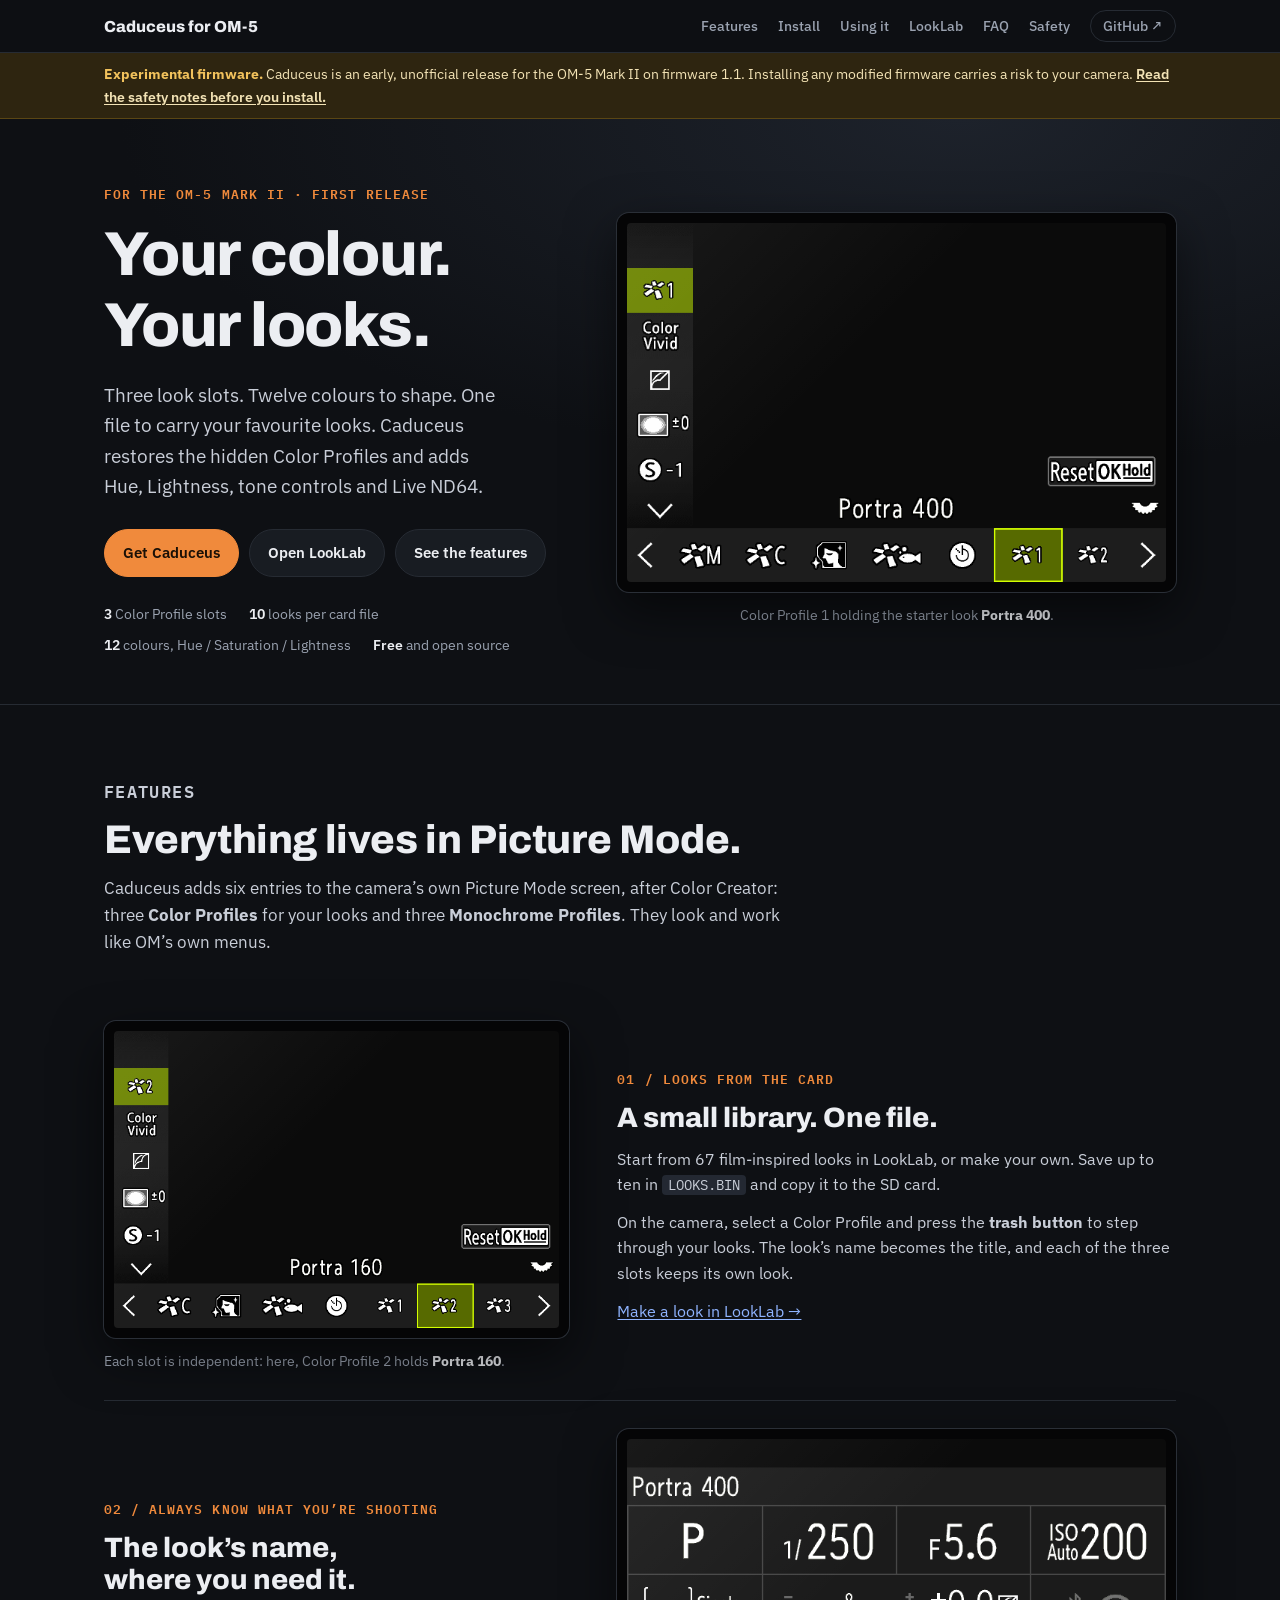
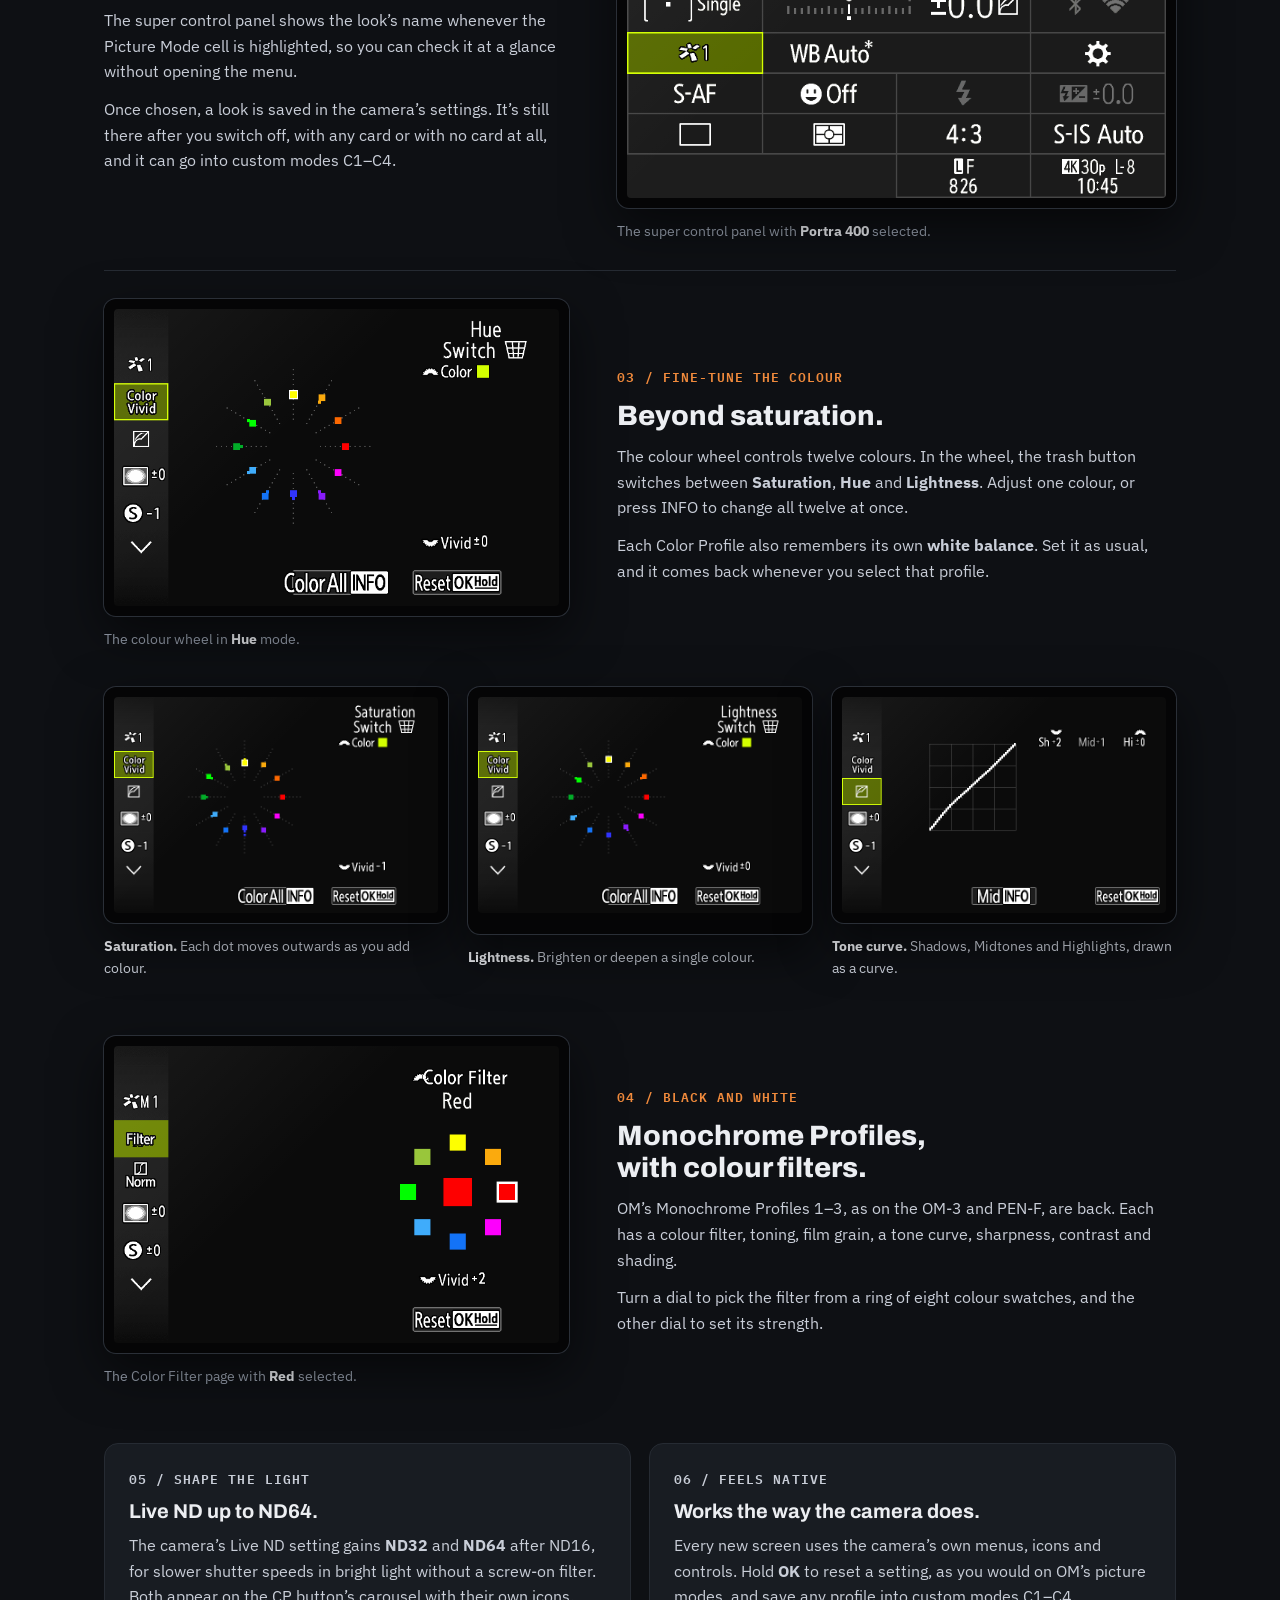
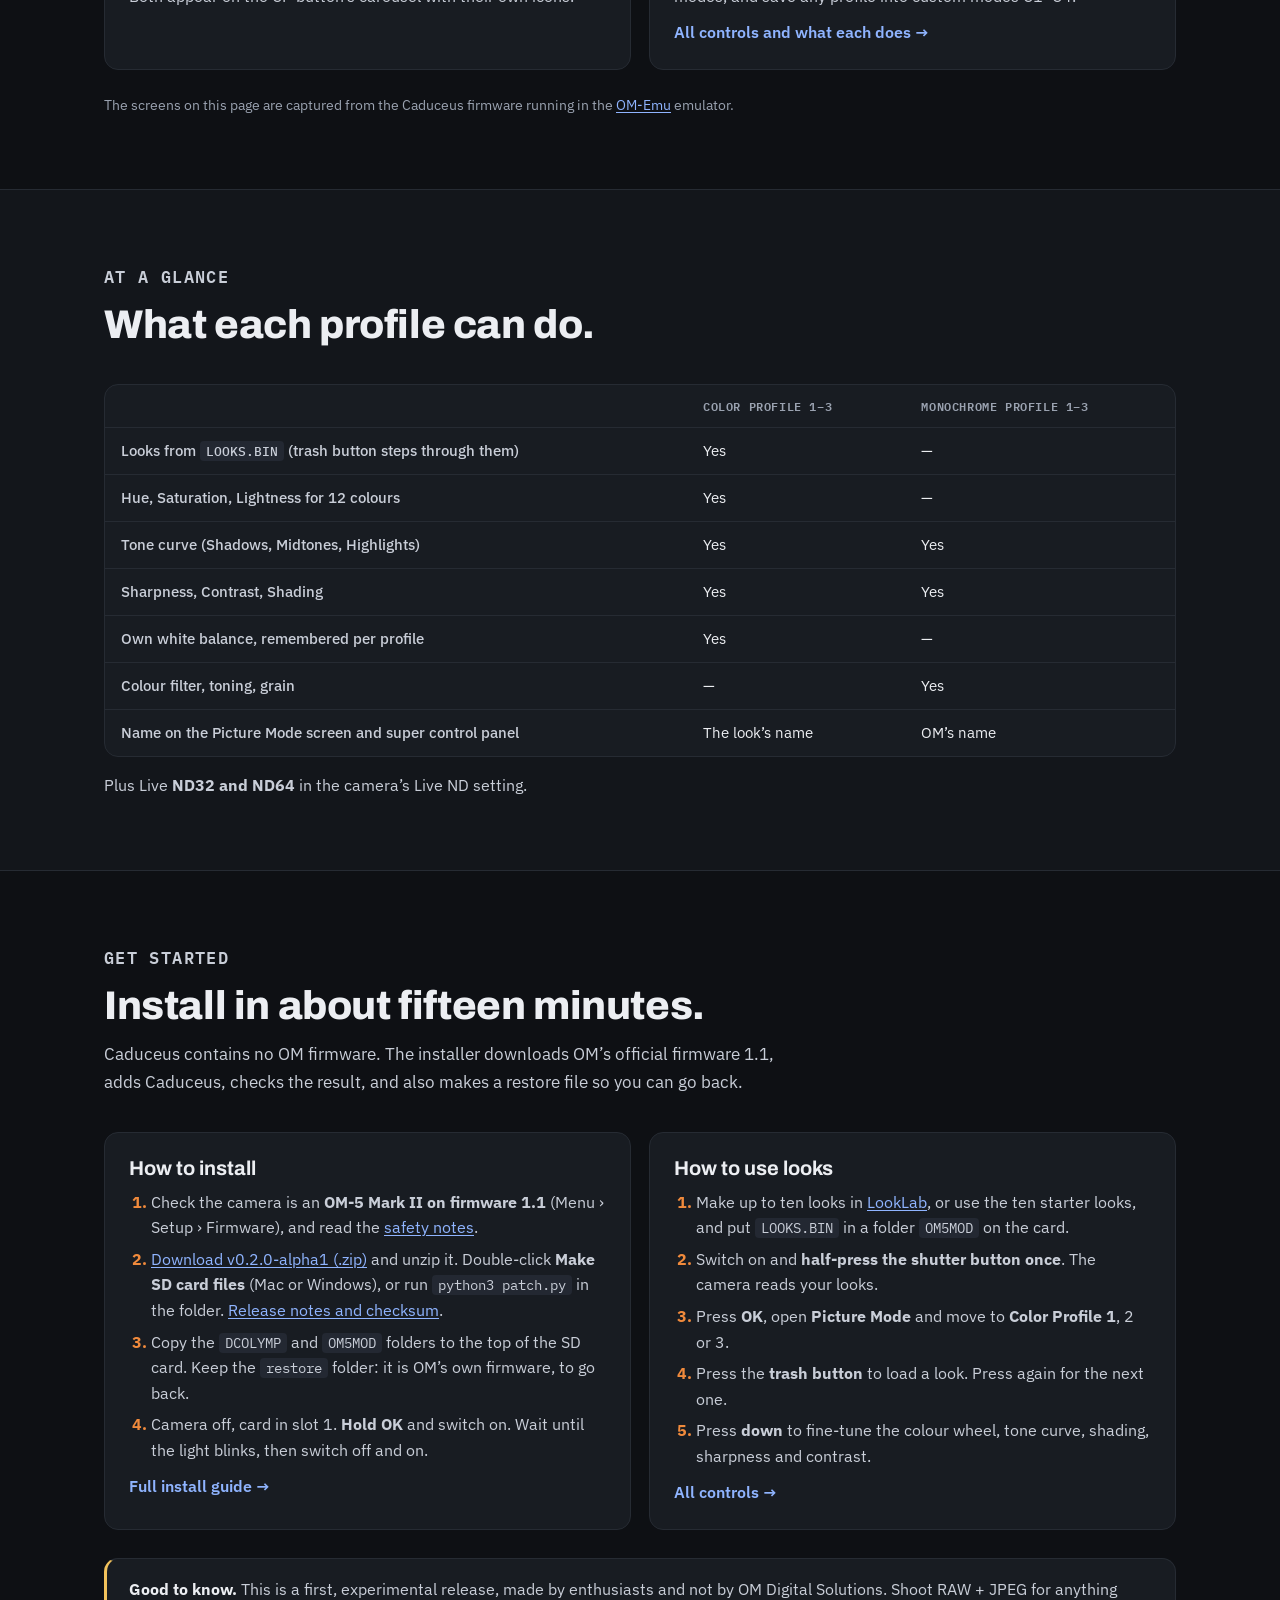
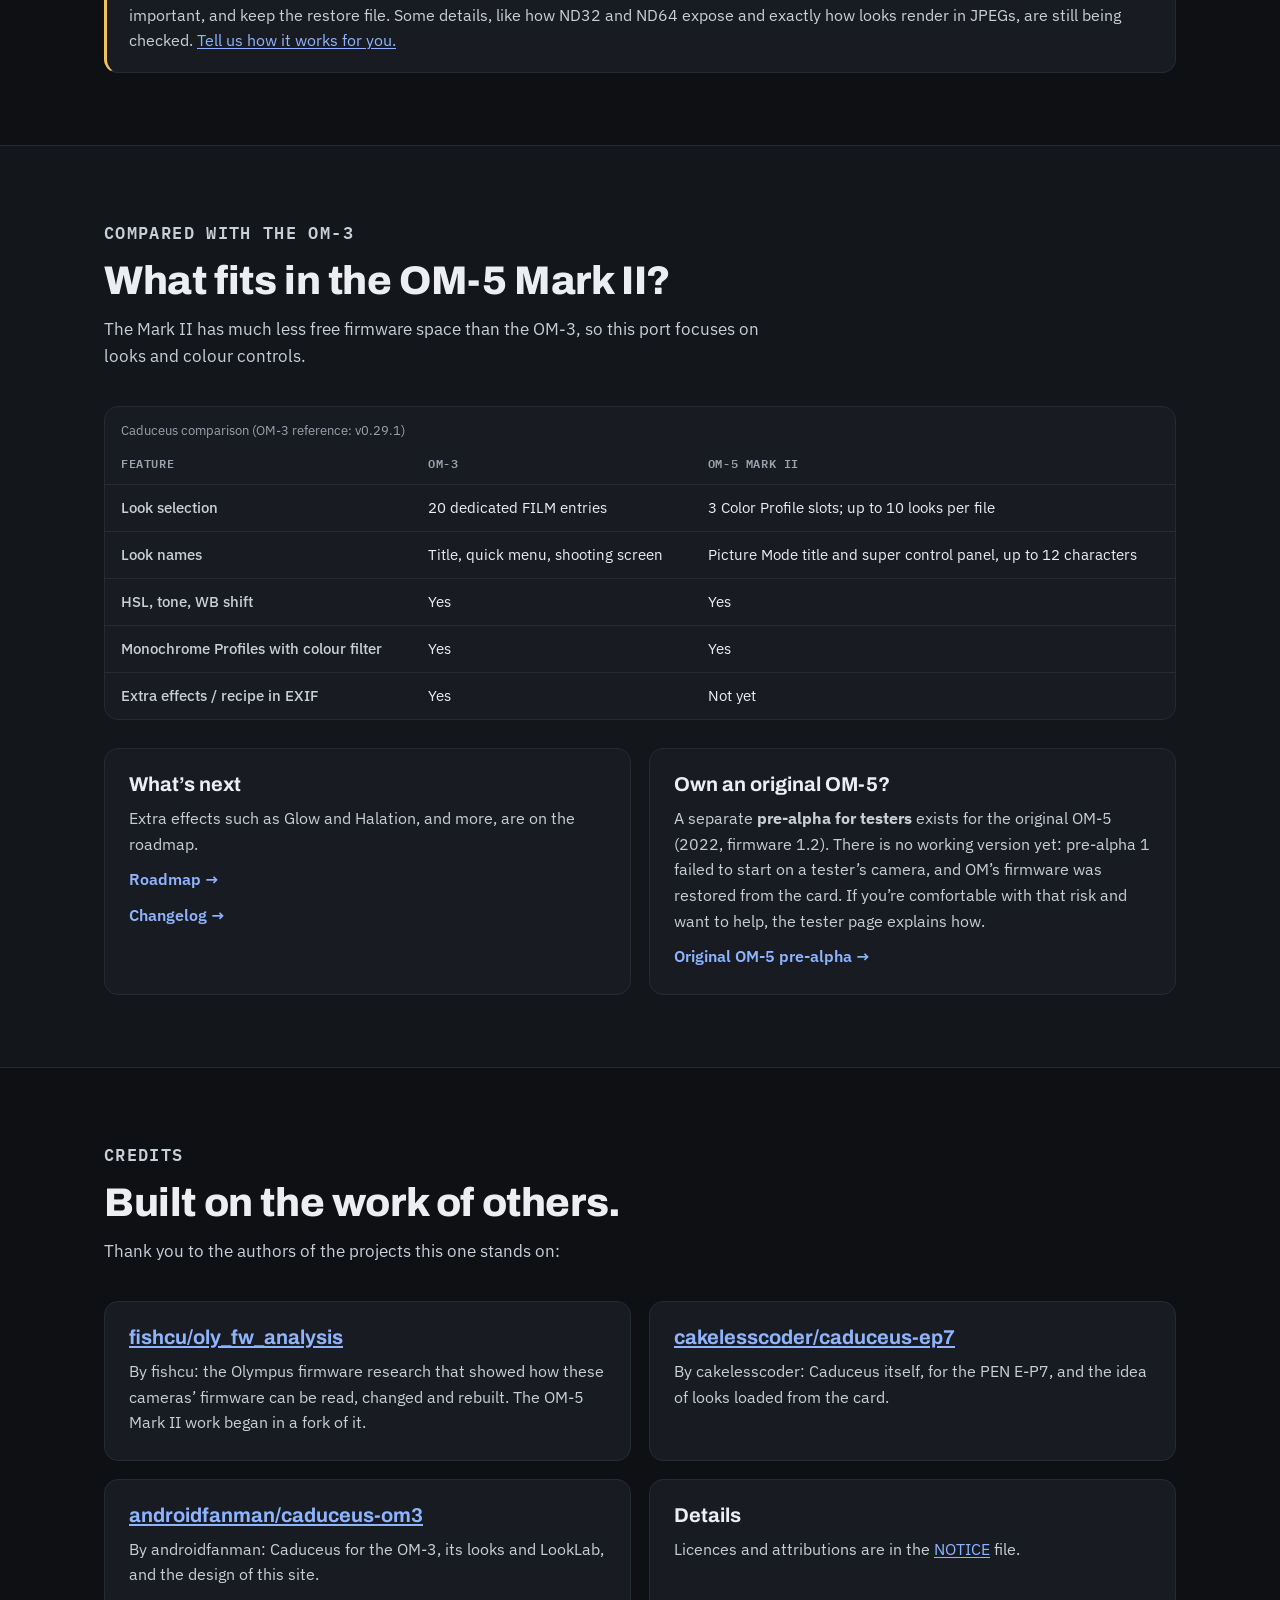
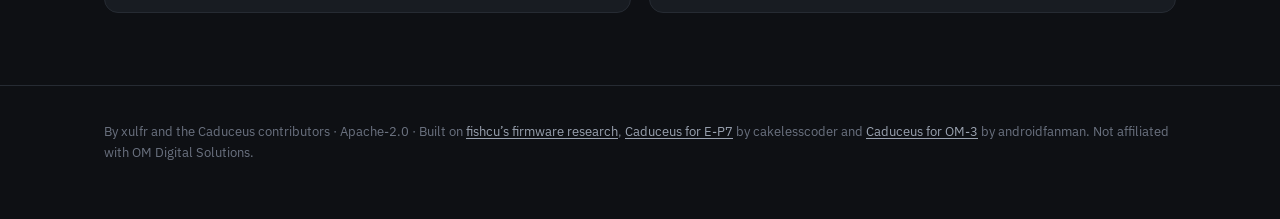
<file: index.html>
<!doctype html>
<html lang="en">
<head>
<meta charset="utf-8"><meta name="viewport" content="width=device-width, initial-scale=1">
<title>Caduceus for OM-5 · Looks, your way</title>
<meta name="description" content="Free, open-source firmware add-on for the OM-5 Mark II: three Color Profile slots, looks loaded from the SD card, Hue / Saturation / Lightness for twelve colours, tone curves, Monochrome Profiles with colour filters and Live ND64.">
<link rel="preconnect" href="https://fonts.googleapis.com">
<link href="https://fonts.googleapis.com/css2?family=Archivo:wght@500;700;800&family=IBM+Plex+Sans:wght@400;500;600;700&family=IBM+Plex+Mono:wght@400;500;600&display=swap" rel="stylesheet">
<style>
/* The tour's look follows Caduceus for OM-3 (androidfanman/caduceus-om3, Apache-2.0). */
:root {
  --bg: #0e1014; --bg2: #13161b; --panel: #181c22; --ink: #eceef2; --soft: #c9ced8; --muted: #9aa2b0; --faint: #6b7280;
  --line: #262b33; --accent: #f08a3c; --accent-ink: #1a1006; --info: #8fb4ff; --warn: #f2c25c; --warn-bg: #2e2510;
  --good: #b9e6c9; --good-bg: #173527; --good-line: #275c41;
  --display: "Archivo", "Helvetica Neue", Arial, sans-serif;
  --body: "IBM Plex Sans", "Segoe UI", Roboto, sans-serif;
  --mono: "IBM Plex Mono", ui-monospace, Menlo, monospace;
  --radius: 14px;
  color-scheme: dark;
}
* { box-sizing: border-box; }
html { scroll-behavior: smooth; }
@media (prefers-reduced-motion: reduce) { html { scroll-behavior: auto; } }
body { margin: 0; background: var(--bg); color: var(--ink); font: 16px/1.6 var(--body); -webkit-font-smoothing: antialiased; }
a { color: var(--info); text-underline-offset: 2px; }
img { display: block; max-width: 100%; height: auto; }
:focus-visible { outline: 2px solid var(--accent); outline-offset: 3px; }
h1, h2, h3 { font-family: var(--display); margin: 0; line-height: 1.15; text-wrap: balance; }
p { margin: 0; }
code { font-family: var(--mono); font-size: .88em; background: #232832; padding: 1px 6px; border-radius: 4px; }
.in { max-width: 1120px; margin: 0 auto; padding: 0 24px; }
.skip { position: absolute; left: -999px; }
.skip:focus { left: 12px; top: 12px; z-index: 20; background: var(--panel); padding: 8px 12px; border-radius: 8px; }

.topnav { position: sticky; top: 0; z-index: 10; background: rgba(14,16,20,.82); backdrop-filter: blur(10px); -webkit-backdrop-filter: blur(10px); border-bottom: 1px solid var(--line); }
.topnav .in { display: flex; flex-wrap: wrap; align-items: center; gap: 6px 20px; padding-top: 10px; padding-bottom: 10px; }
.brand { font: 800 16px var(--display); color: var(--ink); text-decoration: none; margin-right: auto; }
.topnav a.tab { color: var(--muted); text-decoration: none; font-size: 14px; font-weight: 500; }
.topnav a.tab:hover, .topnav a.tab[aria-current="page"] { color: var(--ink); }
.topnav a.gh { border: 1px solid var(--line); border-radius: 999px; padding: 4px 12px; }

.banner { background: var(--warn-bg); border-bottom: 1px solid #5a4614; color: #f3e3b5; font-size: 14px; }
.banner .in { padding-top: 10px; padding-bottom: 10px; }
.banner strong { color: var(--warn); }
.banner a { color: inherit; font-weight: 600; }

.btn { display: inline-flex; align-items: center; gap: 8px; padding: 11px 18px; border-radius: 999px; font-weight: 600; font-size: 15px; text-decoration: none; border: 1px solid var(--line); color: var(--ink); background: var(--panel); }
.btn:hover { border-color: var(--muted); }
.btn.primary { background: var(--accent); color: var(--accent-ink); border-color: var(--accent); }
.btn.primary:hover { filter: brightness(1.08); }

.lcd { position: relative; background: #050506; border-radius: 12px; padding: 10px; box-shadow: 0 0 0 1px #2a2f37, 0 18px 50px rgba(0,0,0,.55); }
.lcd::after { content: ""; position: absolute; inset: 10px; border-radius: 4px; pointer-events: none; background: linear-gradient(135deg, rgba(255,255,255,.06), rgba(255,255,255,0) 40%); }
.lcd img { width: 100%; aspect-ratio: 3 / 2; border-radius: 4px; background: #000; }
figure { margin: 0; display: grid; gap: 12px; }
figcaption { font-size: 14px; color: var(--muted); }
figcaption b { color: var(--ink); }

.hero { padding: 64px 0 48px; background: radial-gradient(1200px 500px at 75% 0%, #1d222b 0%, var(--bg) 70%); }
.hero .in { display: grid; grid-template-columns: minmax(0, 5fr) minmax(0, 6fr); gap: 48px; align-items: center; }
.eyebrow { font: 600 13px var(--mono); letter-spacing: .08em; text-transform: uppercase; color: var(--accent); }
.hero h1 { font-size: clamp(38px, 5.2vw, 62px); font-weight: 800; letter-spacing: -0.02em; margin: 14px 0 18px; }
.hero .sub { font-size: 19px; color: var(--soft); max-width: 36ch; }
.hero .ctas { display: flex; flex-wrap: wrap; gap: 10px; margin-top: 28px; }
.hero .facts { display: flex; flex-wrap: wrap; gap: 8px 22px; margin-top: 26px; color: var(--muted); font-size: 14px; }
.hero .facts b { color: var(--ink); font-weight: 600; }
.hero-visual figcaption { text-align: center; }

section { padding: 72px 0; border-top: 1px solid var(--line); scroll-margin-top: 56px; }
section:nth-of-type(even) { background: var(--bg2); }
.head { display: grid; gap: 12px; max-width: 70ch; margin-bottom: 36px; }
.head h2 { font-size: clamp(28px, 3.4vw, 40px); font-weight: 800; letter-spacing: -0.01em; }
.head p { color: var(--soft); font-size: 17px; }
.status { display: inline-block; font: 600 11px var(--mono); letter-spacing: .04em; border-radius: 999px; padding: 2px 9px; white-space: nowrap; vertical-align: middle; }
.status.emu { color: #e3d3b8; background: var(--warn-bg); border: 1px solid #5a4614; }
.status.cam { color: var(--good); background: var(--good-bg); border: 1px solid var(--good-line); }

.grid2 { display: grid; grid-template-columns: repeat(2, minmax(0, 1fr)); gap: 24px; }
.grid2 figcaption, .grid3 figcaption { color: var(--soft); }
.grid3 { display: grid; grid-template-columns: repeat(3, minmax(0, 1fr)); gap: 20px; margin: 8px 0 28px; }
.note { margin-top: 28px; padding: 18px 22px; background: var(--panel); border: 1px solid var(--line); border-left: 3px solid var(--warn); border-radius: var(--radius); color: var(--soft); }
.note b { color: var(--ink); }
.shots { margin-top: 24px; color: var(--muted); font-size: 14px; }
.cards { display: grid; grid-template-columns: repeat(2, minmax(0, 1fr)); gap: 18px; margin-top: 28px; }
.card { background: var(--panel); border: 1px solid var(--line); border-radius: var(--radius); padding: 24px; display: grid; gap: 10px; align-content: start; }
.card h3 { font-size: 20px; font-weight: 700; }
.card p, .card li { color: var(--soft); }
.card a.more { font-weight: 600; text-decoration: none; }
ol, ul { margin: 0; padding-left: 22px; display: grid; gap: 6px; }
ol > li::marker { color: var(--accent); font-weight: 700; }

.feature { display: grid; grid-template-columns: minmax(0, 5fr) minmax(0, 6fr); gap: 48px; align-items: center; padding: 28px 0; }
.feature + .feature { border-top: 1px solid var(--line); }
.feature:nth-child(even) > div { order: 2; }
.feature > div { display: grid; gap: 12px; }
.feature .k { font: 600 13px var(--mono); letter-spacing: .08em; text-transform: uppercase; color: var(--accent); }
.feature h3 { font-size: 28px; font-weight: 800; }
.feature p { color: var(--soft); }

.tablewrap { overflow-x: auto; background: var(--panel); border: 1px solid var(--line); border-radius: var(--radius); }
table { width: 100%; border-collapse: collapse; font-size: 15px; }
caption { text-align: left; padding: 14px 16px 0; color: var(--muted); font-size: 13px; }
th, td { text-align: left; vertical-align: top; padding: 11px 16px; border-top: 1px solid var(--line); }
thead th { border-top: 0; font: 600 12px var(--mono); text-transform: uppercase; letter-spacing: .05em; color: var(--muted); }
tbody th { font-weight: 500; color: var(--soft); }
.after { margin-top: 16px; color: var(--soft); }
.links { display: flex; flex-wrap: wrap; gap: 8px; margin-top: 24px; }
.links a { font-size: 13px; text-decoration: none; color: var(--ink); background: var(--panel); border: 1px solid var(--line); border-radius: 999px; padding: 5px 13px; }
.links a:hover { border-color: var(--muted); }

footer { border-top: 1px solid var(--line); padding: 36px 0 56px; color: var(--faint); font-size: 13px; }
footer a { color: var(--muted); }

@media (max-width: 980px) {
  .hero .in, .feature { grid-template-columns: 1fr; gap: 32px; }
  .feature:nth-child(even) > div { order: 0; }
  .grid2, .grid3 { grid-template-columns: 1fr; }
}
@media (max-width: 680px) {
  .cards { grid-template-columns: 1fr; }
}
</style>
</head><body>
<a class="skip" href="#content">Skip to content</a>
<nav class="topnav" aria-label="Main"><div class="in">
  <a class="brand" href="./">Caduceus for OM-5</a>
  <a class="tab" href="#features">Features</a>
  <a class="tab" href="#install">Install</a>
  <a class="tab" href="pages/using/">Using it</a>
  <a class="tab" href="looklab/">LookLab</a>
  <a class="tab" href="pages/faq/">FAQ</a>
  <a class="tab" href="pages/safety/">Safety</a>
  <a class="tab gh" href="https://github.com/xulfr/caduceus-om5">GitHub ↗</a>
</div></nav>
<div class="banner"><div class="in"><strong>Experimental firmware.</strong> Caduceus is an early, unofficial release for the OM-5 Mark II on firmware 1.1. Installing any modified firmware carries a risk to your camera. <a href="pages/safety/">Read the safety notes before you install.</a></div></div>
<main id="content">

<div class="hero"><div class="in">
  <div>
    <p class="eyebrow">For the OM-5 Mark II · First release</p>
    <h1>Your colour.<br>Your looks.</h1>
    <p class="sub">Three look slots. Twelve colours to shape. One file to carry your favourite looks. Caduceus restores the hidden Color Profiles and adds Hue, Lightness, tone controls and Live ND64.</p>
    <div class="ctas"><a class="btn primary" href="#install">Get Caduceus</a><a class="btn" href="looklab/">Open LookLab</a><a class="btn" href="#features">See the features</a></div>
    <div class="facts"><span><b>3</b> Color Profile slots</span><span><b>10</b> looks per card file</span><span><b>12</b> colours, Hue / Saturation / Lightness</span><span><b>Free</b> and open source</span></div>
  </div>
  <figure class="hero-visual">
    <div class="lcd"><img src="pages/showcase/img/film-title.png" width="720" height="480" alt="Picture Mode screen: Color Profile 1 holding the look Portra 400, with its name as the title"></div>
    <figcaption>Color Profile 1 holding the starter look <b>Portra 400</b>.</figcaption>
  </figure>
</div></div>

<section id="features"><div class="in">
  <div class="head">
    <p class="eyebrow">Features</p>
    <h2>Everything lives in Picture Mode.</h2>
    <p>Caduceus adds six entries to the camera’s own Picture Mode screen, after Color Creator: three <strong>Color Profiles</strong> for your looks and three <strong>Monochrome Profiles</strong>. They look and work like OM’s own menus.</p>
  </div>

  <div class="feature"><div><p class="k">01 / Looks from the card</p><h3>A small library. One file.</h3><p>Start from 67 film-inspired looks in LookLab, or make your own. Save up to ten in <code>LOOKS.BIN</code> and copy it to the SD card.</p><p>On the camera, select a Color Profile and press the <strong>trash button</strong> to step through your looks. The look’s name becomes the title, and each of the three slots keeps its own look.</p><p><a href="looklab/">Make a look in LookLab →</a></p></div>
    <figure><div class="lcd"><img loading="lazy" src="pages/showcase/img/film-slot2.png" width="720" height="480" alt="Picture Mode screen: Color Profile 2 holding the look Portra 160"></div><figcaption>Each slot is independent: here, Color Profile 2 holds <b>Portra 160</b>.</figcaption></figure></div>

  <div class="feature"><div><p class="k">02 / Always know what you’re shooting</p><h3>The look’s name, where you need it.</h3><p>The super control panel shows the look’s name whenever the Picture Mode cell is highlighted, so you can check it at a glance without opening the menu.</p><p>Once chosen, a look is saved in the camera’s settings. It’s still there after you switch off, with any card or with no card at all, and it can go into custom modes C1–C4.</p></div>
    <figure><div class="lcd"><img loading="lazy" src="pages/showcase/img/scp-name.png" width="720" height="480" alt="Super control panel with Color Profile 1 highlighted and the look name Portra 400 on the top line"></div><figcaption>The super control panel with <b>Portra 400</b> selected.</figcaption></figure></div>

  <div class="feature"><div><p class="k">03 / Fine-tune the colour</p><h3>Beyond saturation.</h3><p>The colour wheel controls twelve colours. In the wheel, the trash button switches between <strong>Saturation</strong>, <strong>Hue</strong> and <strong>Lightness</strong>. Adjust one colour, or press INFO to change all twelve at once.</p><p>Each Color Profile also remembers its own <strong>white balance</strong>. Set it as usual, and it comes back whenever you select that profile.</p></div>
    <figure><div class="lcd"><img loading="lazy" src="pages/showcase/img/wheel-hue.png" width="720" height="480" alt="Colour wheel in Hue mode with twelve coloured dots shifted by the look"></div><figcaption>The colour wheel in <b>Hue</b> mode.</figcaption></figure></div>
  <div class="grid3">
    <figure><div class="lcd"><img loading="lazy" src="pages/showcase/img/wheel-sat.png" width="720" height="480" alt="Colour wheel in Saturation mode"></div><figcaption><b>Saturation.</b> Each dot moves outwards as you add colour.</figcaption></figure>
    <figure><div class="lcd"><img loading="lazy" src="pages/showcase/img/wheel-light.png" width="720" height="480" alt="Colour wheel in Lightness mode"></div><figcaption><b>Lightness.</b> Brighten or deepen a single colour.</figcaption></figure>
    <figure><div class="lcd"><img loading="lazy" src="pages/showcase/img/tone.png" width="720" height="480" alt="Tone curve page with Shadows +2, Midtones +1 and Highlights 0"></div><figcaption><b>Tone curve.</b> Shadows, Midtones and Highlights, drawn as a curve.</figcaption></figure>
  </div>

  <div class="feature"><div><p class="k">04 / Black and white</p><h3>Monochrome Profiles, with colour filters.</h3><p>OM’s Monochrome Profiles 1–3, as on the OM-3 and PEN-F, are back. Each has a colour filter, toning, film grain, a tone curve, sharpness, contrast and shading.</p><p>Turn a dial to pick the filter from a ring of eight colour swatches, and the other dial to set its strength.</p></div>
    <figure><div class="lcd"><img loading="lazy" src="pages/showcase/img/filter.png" width="720" height="480" alt="Monochrome Profile 1 Color Filter page with eight colour swatches in a ring and Red selected"></div><figcaption>The Color Filter page with <b>Red</b> selected.</figcaption></figure></div>

  <div class="cards">
    <div class="card"><p class="eyebrow">05 / Shape the light</p><h3>Live ND up to ND64.</h3><p>The camera’s Live ND setting gains <strong>ND32</strong> and <strong>ND64</strong> after ND16, for slower shutter speeds in bright light without a screw-on filter. Both appear on the CP button’s carousel with their own icons.</p></div>
    <div class="card"><p class="eyebrow">06 / Feels native</p><h3>Works the way the camera does.</h3><p>Every new screen uses the camera’s own menus, icons and controls. Hold <strong>OK</strong> to reset a setting, as you would on OM’s picture modes, and save any profile into custom modes C1–C4.</p><a class="more" href="pages/using/">All controls and what each does →</a></div>
  </div>

  <p class="shots">The screens on this page are captured from the Caduceus firmware running in the <a href="https://github.com/xulfr/om-emu">OM-Emu</a> emulator.</p>
</div></section>

<section id="at-a-glance"><div class="in">
  <div class="head">
    <p class="eyebrow">At a glance</p>
    <h2>What each profile can do.</h2>
  </div>
  <div class="tablewrap"><table><thead><tr><th scope="col"></th><th scope="col">Color Profile 1–3</th><th scope="col">Monochrome Profile 1–3</th></tr></thead><tbody>
    <tr><th scope="row">Looks from <code>LOOKS.BIN</code> (trash button steps through them)</th><td>Yes</td><td>—</td></tr>
    <tr><th scope="row">Hue, Saturation, Lightness for 12 colours</th><td>Yes</td><td>—</td></tr>
    <tr><th scope="row">Tone curve (Shadows, Midtones, Highlights)</th><td>Yes</td><td>Yes</td></tr>
    <tr><th scope="row">Sharpness, Contrast, Shading</th><td>Yes</td><td>Yes</td></tr>
    <tr><th scope="row">Own white balance, remembered per profile</th><td>Yes</td><td>—</td></tr>
    <tr><th scope="row">Colour filter, toning, grain</th><td>—</td><td>Yes</td></tr>
    <tr><th scope="row">Name on the Picture Mode screen and super control panel</th><td>The look’s name</td><td>OM’s name</td></tr>
  </tbody></table></div>
  <p class="after">Plus Live <strong>ND32 and ND64</strong> in the camera’s Live ND setting.</p>
</div></section>

<section id="install"><div class="in">
  <div class="head">
    <p class="eyebrow">Get started</p>
    <h2>Install in about fifteen minutes.</h2>
    <p>Caduceus contains no OM firmware. The installer downloads OM’s official firmware 1.1, adds Caduceus, checks the result, and also makes a restore file so you can go back.</p>
  </div>
  <div class="cards">
    <div class="card"><h3>How to install</h3><ol>
      <li>Check the camera is an <strong>OM-5 Mark II on firmware 1.1</strong> (Menu › Setup › Firmware), and read the <a href="pages/safety/">safety notes</a>.</li>
      <li><a href="https://github.com/xulfr/caduceus-om5/archive/refs/tags/v0.2.0-alpha1.zip">Download v0.2.0-alpha1 (.zip)</a> and unzip it. Double-click <strong>Make SD card files</strong> (Mac or Windows), or run <code>python3 patch.py</code> in the folder. <a href="https://github.com/xulfr/caduceus-om5/releases/tag/v0.2.0-alpha1">Release notes and checksum</a>.</li>
      <li>Copy the <code>DCOLYMP</code> and <code>OM5MOD</code> folders to the top of the SD card. Keep the <code>restore</code> folder: it is OM’s own firmware, to go back.</li>
      <li>Camera off, card in slot 1. <strong>Hold OK</strong> and switch on. Wait until the light blinks, then switch off and on.</li>
    </ol><a class="more" href="pages/install/">Full install guide →</a></div>
    <div class="card"><h3>How to use looks</h3><ol>
      <li>Make up to ten looks in <a href="looklab/">LookLab</a>, or use the ten starter looks, and put <code>LOOKS.BIN</code> in a folder <code>OM5MOD</code> on the card.</li>
      <li>Switch on and <strong>half-press the shutter button once</strong>. The camera reads your looks.</li>
      <li>Press <strong>OK</strong>, open <strong>Picture Mode</strong> and move to <strong>Color Profile 1</strong>, 2 or 3.</li>
      <li>Press the <strong>trash button</strong> to load a look. Press again for the next one.</li>
      <li>Press <strong>down</strong> to fine-tune the colour wheel, tone curve, shading, sharpness and contrast.</li>
    </ol><a class="more" href="pages/using/">All controls →</a></div>
  </div>
  <div class="note"><b>Good to know.</b> This is a first, experimental release, made by enthusiasts and not by OM Digital Solutions. Shoot RAW + JPEG for anything important, and keep the restore file. Some details, like how ND32 and ND64 expose and exactly how looks render in JPEGs, are still being checked. <a href="https://github.com/xulfr/caduceus-om5/issues">Tell us how it works for you.</a></div>
</div></section>

<section><div class="in">
  <div class="head"><p class="eyebrow">Compared with the OM-3</p><h2>What fits in the OM-5 Mark II?</h2><p>The Mark II has much less free firmware space than the OM-3, so this port focuses on looks and colour controls.</p></div>
  <div class="tablewrap"><table><caption>Caduceus comparison (OM-3 reference: v0.29.1)</caption><thead><tr><th scope="col">Feature</th><th scope="col">OM-3</th><th scope="col">OM-5 Mark II</th></tr></thead><tbody>
    <tr><th scope="row">Look selection</th><td>20 dedicated FILM entries</td><td>3 Color Profile slots; up to 10 looks per file</td></tr>
    <tr><th scope="row">Look names</th><td>Title, quick menu, shooting screen</td><td>Picture Mode title and super control panel, up to 12 characters</td></tr>
    <tr><th scope="row">HSL, tone, WB shift</th><td>Yes</td><td>Yes</td></tr>
    <tr><th scope="row">Monochrome Profiles with colour filter</th><td>Yes</td><td>Yes</td></tr>
    <tr><th scope="row">Extra effects / recipe in EXIF</th><td>Yes</td><td>Not yet</td></tr>
  </tbody></table></div>
  <div class="cards">
    <div class="card"><h3>What’s next</h3><p>Extra effects such as Glow and Halation, and more, are on the roadmap.</p><a class="more" href="pages/roadmap/">Roadmap →</a><a class="more" href="pages/changelog/">Changelog →</a></div>
    <div class="card"><h3>Own an original OM-5?</h3><p>A separate <strong>pre-alpha for testers</strong> exists for the original OM-5 (2022, firmware 1.2). There is no working version yet: pre-alpha 1 failed to start on a tester’s camera, and OM’s firmware was restored from the card. If you’re comfortable with that risk and want to help, the tester page explains how.</p><a class="more" href="pages/om5-prealpha/">Original OM-5 pre-alpha →</a></div>
  </div>
</div></section>

<section id="credits"><div class="in">
  <div class="head"><p class="eyebrow">Credits</p><h2>Built on the work of others.</h2><p>Thank you to the authors of the projects this one stands on:</p></div>
  <div class="cards">
    <div class="card"><h3><a href="https://github.com/fishcu/oly_fw_analysis">fishcu/oly_fw_analysis</a></h3><p>By fishcu: the Olympus firmware research that showed how these cameras’ firmware can be read, changed and rebuilt. The OM-5 Mark II work began in a fork of it.</p></div>
    <div class="card"><h3><a href="https://github.com/cakelesscoder/caduceus-ep7">cakelesscoder/caduceus-ep7</a></h3><p>By cakelesscoder: Caduceus itself, for the PEN E-P7, and the idea of looks loaded from the card.</p></div>
    <div class="card"><h3><a href="https://github.com/androidfanman/caduceus-om3">androidfanman/caduceus-om3</a></h3><p>By androidfanman: Caduceus for the OM-3, its looks and LookLab, and the design of this site.</p></div>
    <div class="card"><h3>Details</h3><p>Licences and attributions are in the <a href="https://github.com/xulfr/caduceus-om5/blob/main/NOTICE">NOTICE</a> file.</p></div>
  </div>
</div></section>
</main>
<footer><div class="in">By xulfr and the Caduceus contributors · Apache-2.0 · Built on <a href="https://github.com/fishcu/oly_fw_analysis">fishcu’s firmware research</a>, <a href="https://github.com/cakelesscoder/caduceus-ep7">Caduceus for E-P7</a> by cakelesscoder and <a href="https://github.com/androidfanman/caduceus-om3">Caduceus for OM-3</a> by androidfanman. Not affiliated with OM Digital Solutions.</div></footer>
</body></html>
</file>
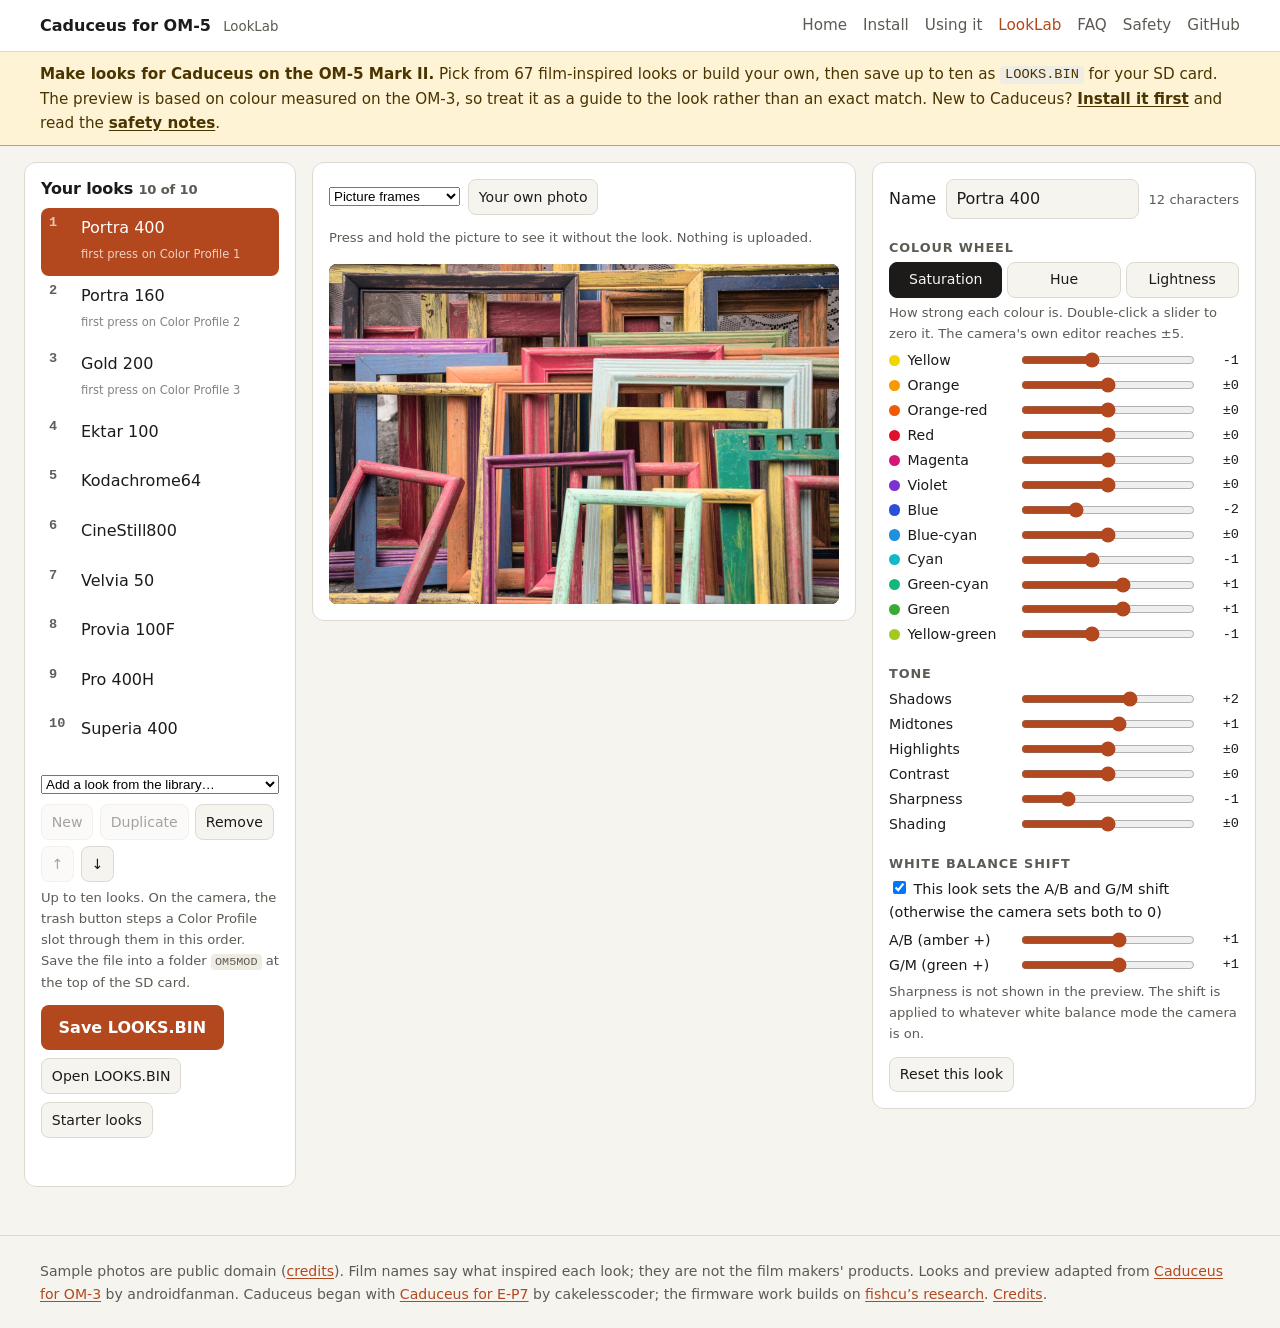
<file: looklab/index.html>
<!doctype html>
<html lang="en">
<head>
<meta charset="utf-8">
<meta name="viewport" content="width=device-width, initial-scale=1">
<title>LookLab · Caduceus for OM-5</title>
<meta name="description" content="Make looks for the OM-5 Mark II with Caduceus for OM-5 and save them as LOOKS.BIN.">
<link rel="stylesheet" href="../pages/site/site.css">
<style>
  .lab { display: grid; grid-template-columns: 17rem minmax(0, 1fr) 24rem; gap: 1rem; padding: 1rem clamp(.6rem, 2vw, 1.5rem) 3rem; align-items: start; }
  .card { background: var(--panel); border: 1px solid var(--line); border-radius: 12px; padding: 1rem; }
  .card h2 { font-size: 1rem; margin: 0 0 .6rem; }
  .card h3 { font-size: .8rem; text-transform: uppercase; letter-spacing: .07em; color: var(--soft); margin: 1.3rem 0 .4rem; }
  #films { list-style: none; margin: 0 0 .8rem; padding: 0; }
  #films li { display: grid; grid-template-columns: 1.6rem 1fr; gap: 0 .4rem; padding: .45rem .5rem; border-radius: 8px; cursor: pointer; }
  #films li:hover { background: var(--code); }
  #films li.on { background: var(--accent); color: var(--accent-ink); }
  #films .num { font: 600 .85rem var(--mono); opacity: .7; }
  #films .hint { grid-column: 2; font-size: .72rem; opacity: .75; }
  .hint { color: var(--soft); font-size: .82rem; margin: .3rem 0; }
  #films li.on .hint { color: inherit; }
  .tools { display: flex; flex-wrap: wrap; gap: .4rem; }
  .tools button, .tools select, .file { font: inherit; font-size: .88rem; padding: .4em .7em; border-radius: 8px; border: 1px solid var(--line); background: var(--bg); color: var(--ink); cursor: pointer; }
  .tools button:disabled { opacity: .4; cursor: default; }
  select { max-width: 100%; }
  #lib { width: 100%; margin-bottom: .6rem; }
  .file input { display: none; }
  #view { width: 100%; height: auto; border-radius: 8px; display: block; background: #000; touch-action: none; cursor: pointer; }
  .viewbar { display: flex; flex-wrap: wrap; gap: .5rem; align-items: center; margin-bottom: .7rem; }
  .namerow { display: grid; grid-template-columns: auto 1fr auto; gap: .6rem; align-items: center; }
  .namerow input { font: inherit; padding: .4em .6em; border-radius: 8px; border: 1px solid var(--line); background: var(--bg); color: var(--ink); min-width: 0; }
  .tabs { display: flex; gap: .3rem; }
  .tabs button { flex: 1; font: inherit; font-size: .88rem; padding: .4em; border-radius: 8px; border: 1px solid var(--line); background: var(--bg); color: var(--ink); cursor: pointer; }
  .tabs button.on { background: var(--ink); color: var(--bg); border-color: var(--ink); }
  .grid { display: grid; gap: .15rem; }
  .row { display: grid; grid-template-columns: 7.6rem 1fr 2.4rem; gap: .5rem; align-items: center; font-size: .88rem; }
  .row output { font: .85rem var(--mono); text-align: right; font-variant-numeric: tabular-nums; }
  .row input[type=range] { width: 100%; accent-color: var(--accent); }
  .sw { display: inline-block; width: .7rem; height: .7rem; border-radius: 50%; margin-right: .45rem; vertical-align: -1px; }
  .check { font-size: .9rem; display: block; margin: .3rem 0; }
  .msg { min-height: 1.5em; font-size: .9rem; color: var(--soft); margin: .7rem 0 0; }
  .msg.bad { color: #c62828; font-weight: 600; }
  .save { display: flex; flex-wrap: wrap; gap: .5rem; margin-top: .8rem; }
  @media (max-width: 1100px) { .lab { grid-template-columns: 15rem minmax(0, 1fr); } .lab .edit { grid-column: 1 / -1; } }
  @media (max-width: 700px) { .lab { grid-template-columns: 1fr; } }
</style>
</head>
<body>
<header class="top">
  <a class="brand" href="../">Caduceus for OM-5 <small>LookLab</small></a>
  <nav><a href="../">Home</a><a href="../pages/install/">Install</a><a href="../pages/using/">Using it</a><a href="./" aria-current="page">LookLab</a><a href="../pages/faq/">FAQ</a><a href="../pages/safety/">Safety</a><a href="https://github.com/xulfr/caduceus-om5">GitHub</a></nav>
</header>
<div class="banner"><strong>Make looks for Caduceus on the OM-5 Mark II.</strong> Pick from 67 film-inspired looks or build your own, then save up to ten as <code>LOOKS.BIN</code> for your SD card. The preview is based on colour measured on the OM-3, so treat it as a guide to the look rather than an exact match. New to Caduceus? <a href="../#install">Install it first</a> and read the <a href="../pages/safety/">safety notes</a>.</div>
<div class="lab">
  <section class="card" aria-label="Your looks">
    <h2>Your looks <span class="hint" id="count"></span></h2>
    <ol id="films"></ol>
    <select id="lib" aria-label="Add a look from the library"></select>
    <div class="tools">
      <button id="add" type="button">New</button><button id="dup" type="button">Duplicate</button><button id="del" type="button">Remove</button>
      <button id="up" type="button" aria-label="Move up">↑</button><button id="down" type="button" aria-label="Move down">↓</button>
    </div>
    <p class="hint">Up to ten looks. On the camera, the trash button steps a Color Profile slot through them in this order. Save the file into a folder <code>OM5MOD</code> at the top of the SD card.</p>
    <div class="save">
      <button class="btn" id="savebin" type="button">Save LOOKS.BIN</button>
      <label class="file">Open LOOKS.BIN<input id="openbin" type="file" accept=".bin,.BIN"></label>
      <button class="file" id="starter" type="button">Starter looks</button>
    </div>
    <p class="msg" id="msg" role="status"></p>
  </section>
  <section class="card" aria-label="Preview">
    <div class="viewbar">
      <select id="sample" aria-label="Sample photo"></select>
      <label class="file">Your own photo<input id="photo" type="file" accept="image/*"></label>
      <span class="hint">Press and hold the picture to see it without the look. Nothing is uploaded.</span>
    </div>
    <canvas id="view" width="900" height="600"></canvas>
  </section>
  <section class="card edit" aria-label="The look's settings">
    <div id="editor"></div>
    <div class="save"><button class="file" id="reset" type="button">Reset this look</button></div>
  </section>
</div>
<footer>Sample photos are public domain (<a href="samples/CREDITS.md">credits</a>). Film names say what inspired each look; they are not the film makers' products. Looks and preview adapted from <a href="https://github.com/androidfanman/caduceus-om3">Caduceus for OM-3</a> by androidfanman. Caduceus began with <a href="https://github.com/cakelesscoder/caduceus-ep7">Caduceus for E-P7</a> by cakelesscoder; the firmware work builds on <a href="https://github.com/fishcu/oly_fw_analysis">fishcu’s research</a>. <a href="../#credits">Credits</a>.</footer>
<script src="app.js"></script>
</body>
</html>
</file>
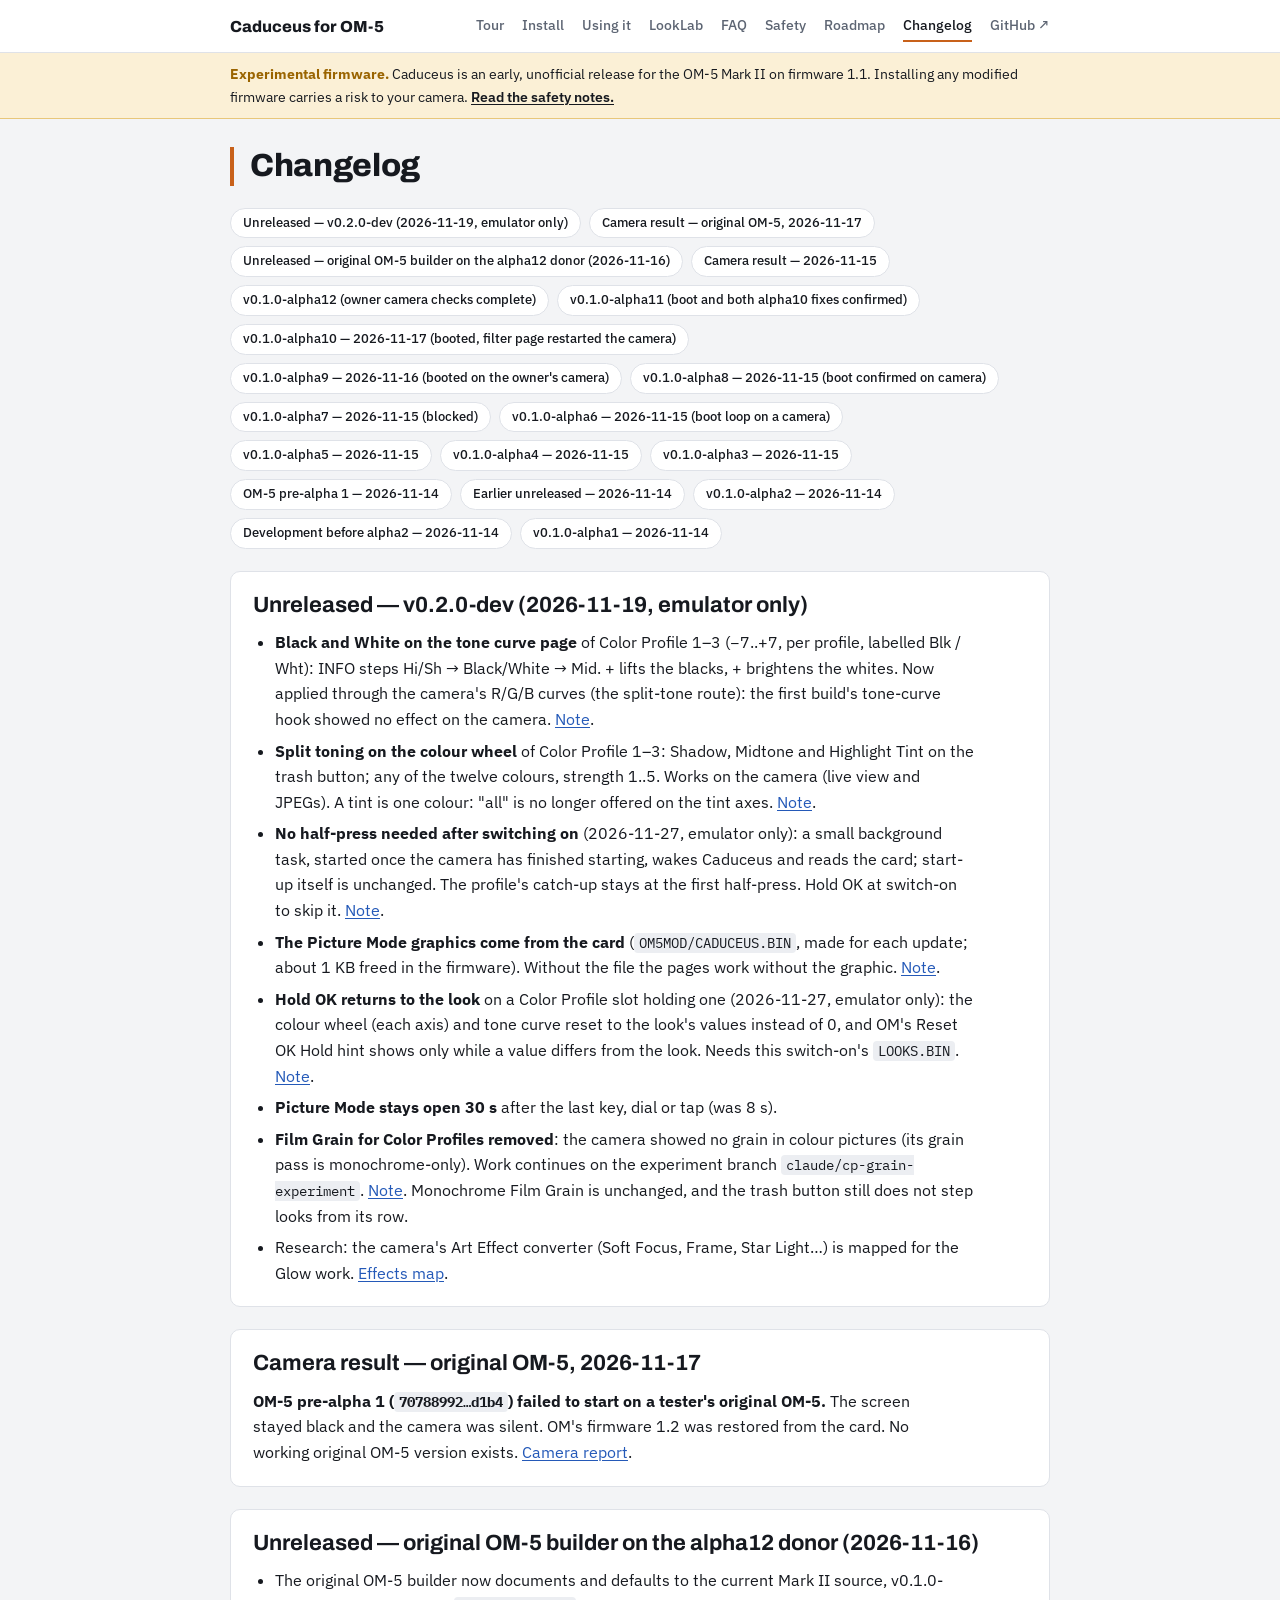
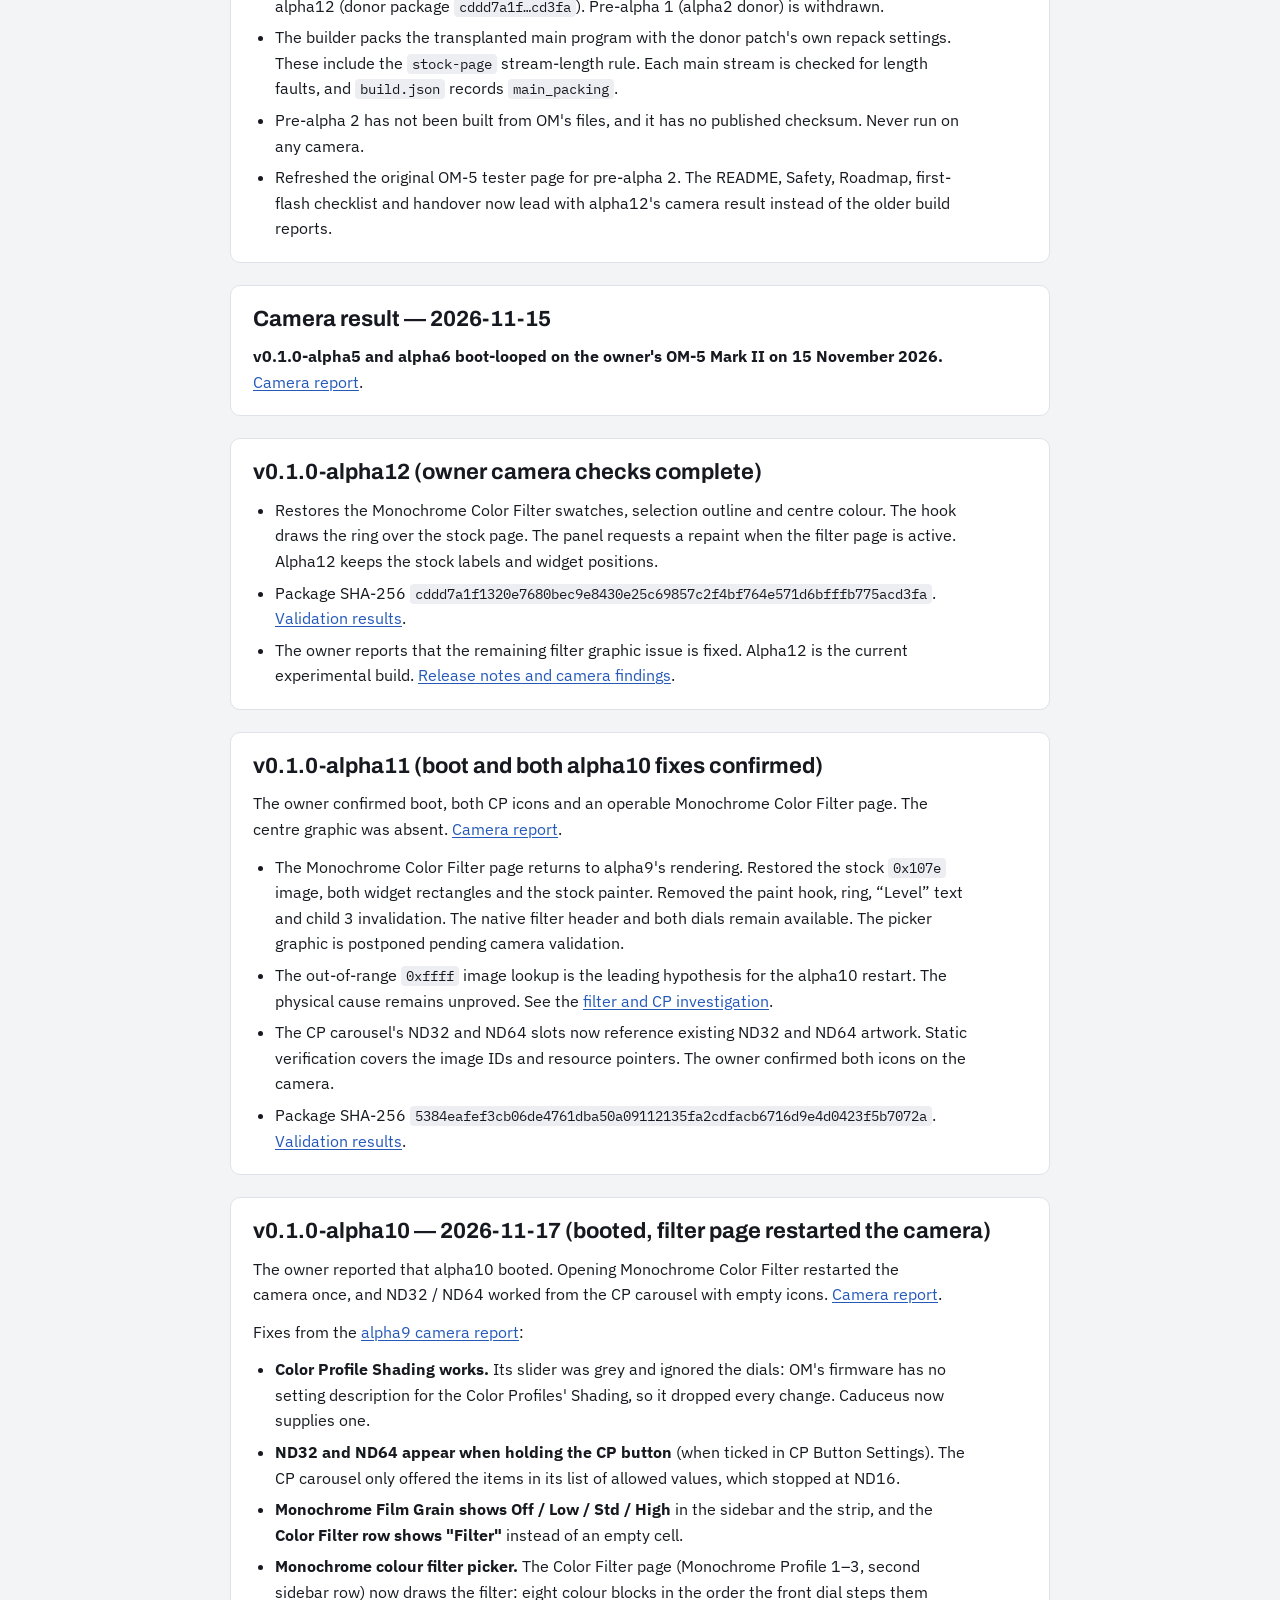
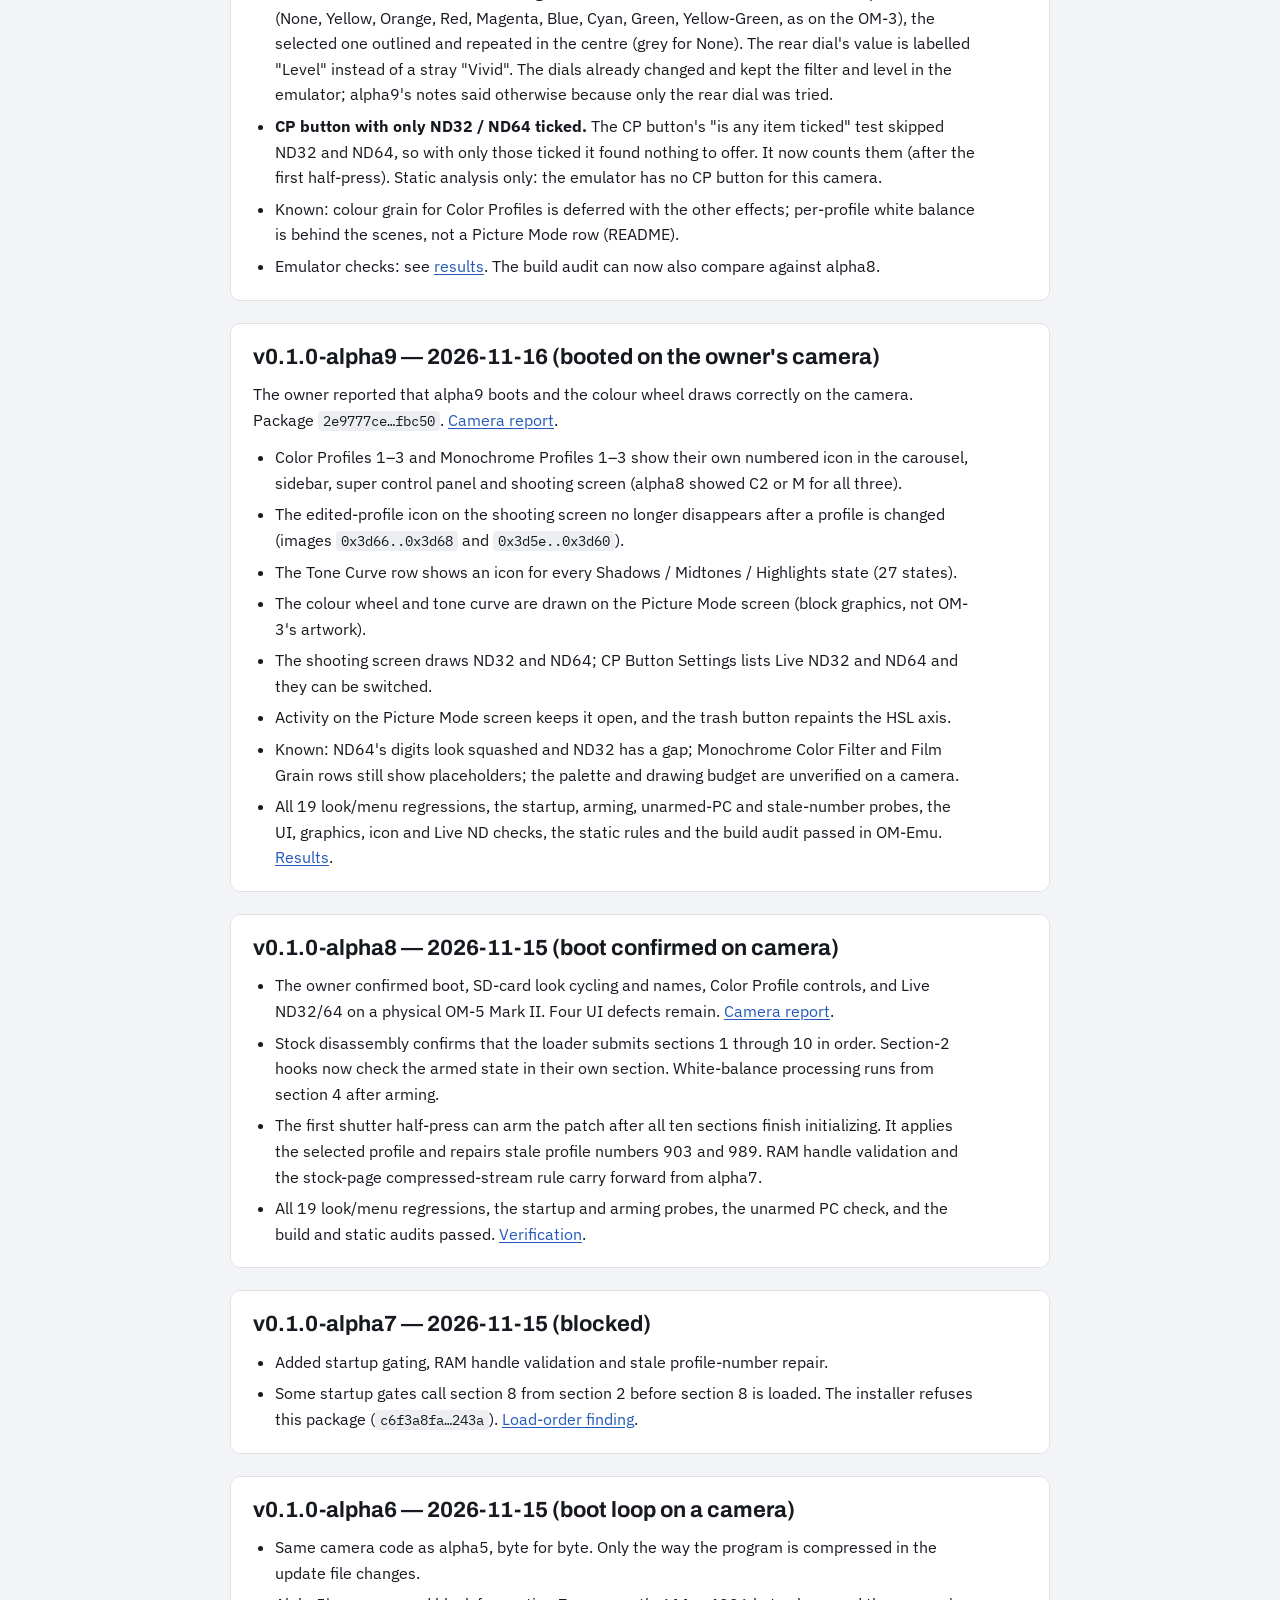
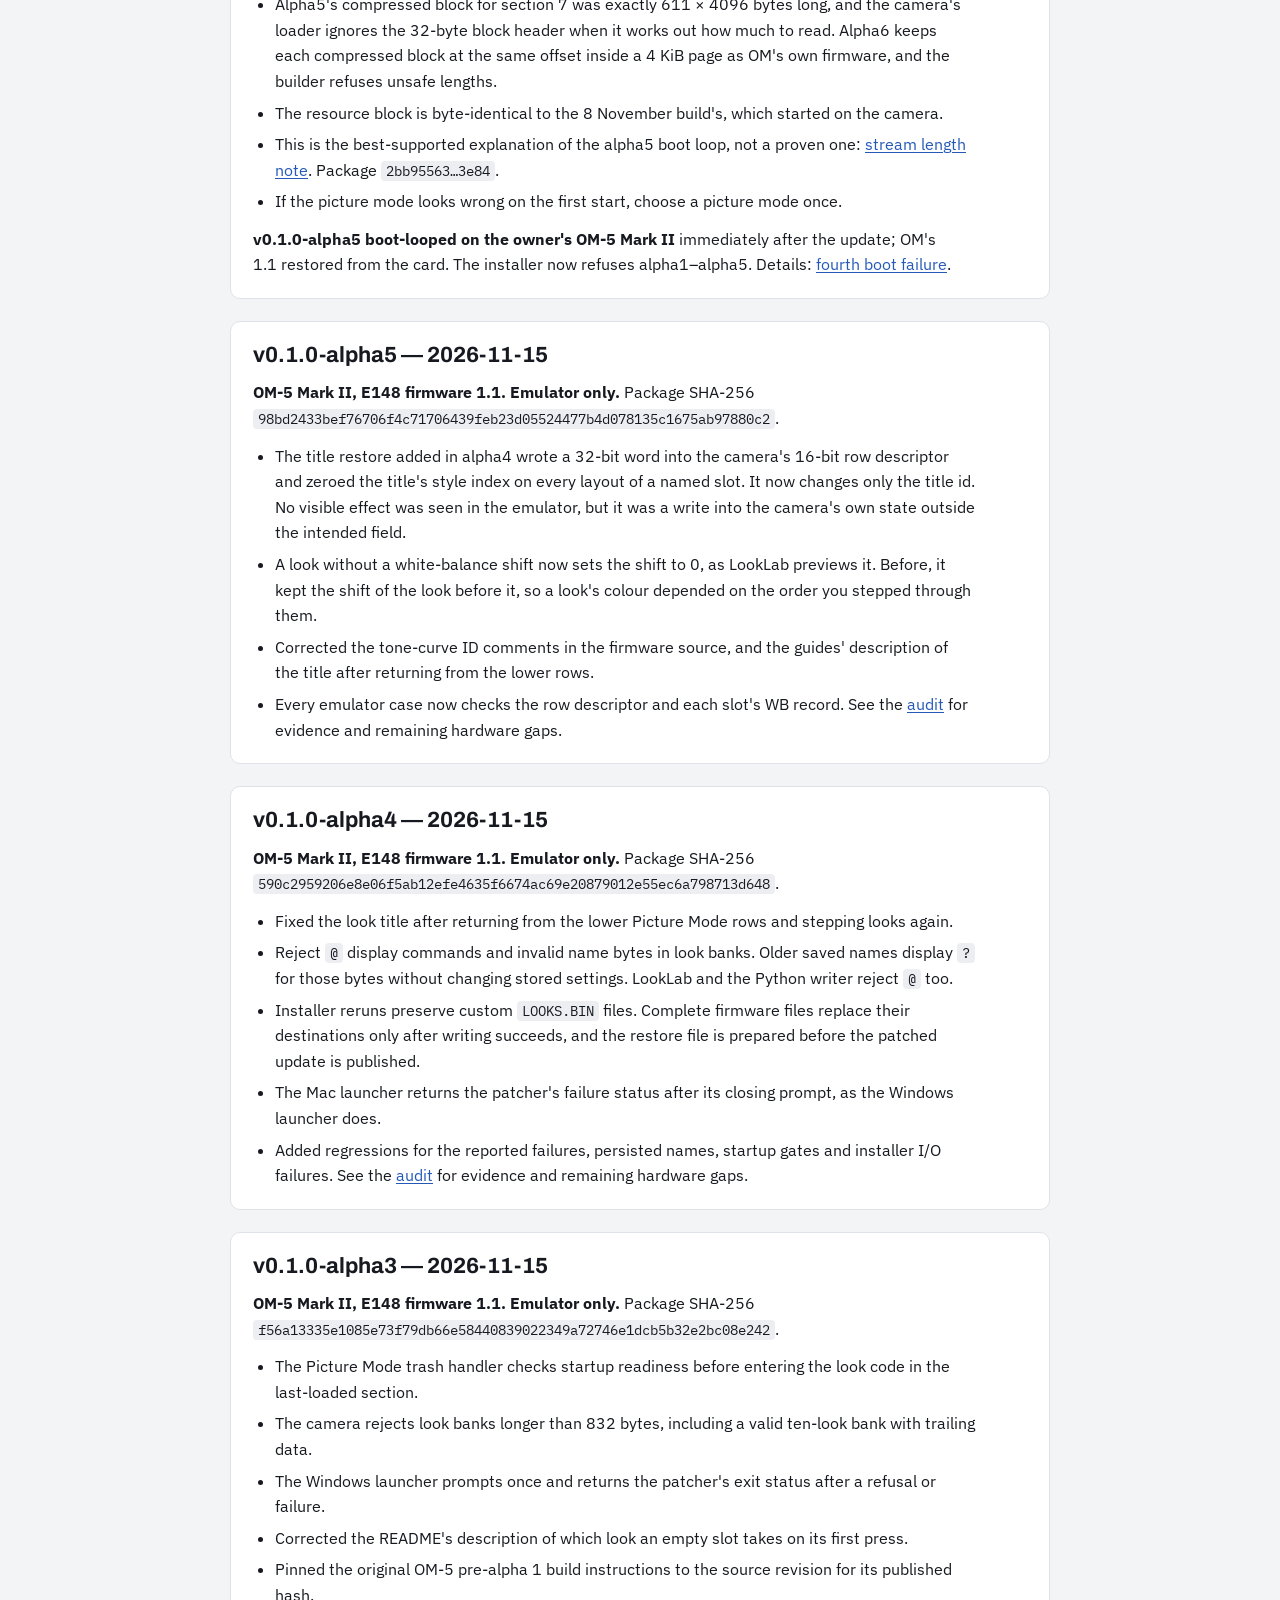
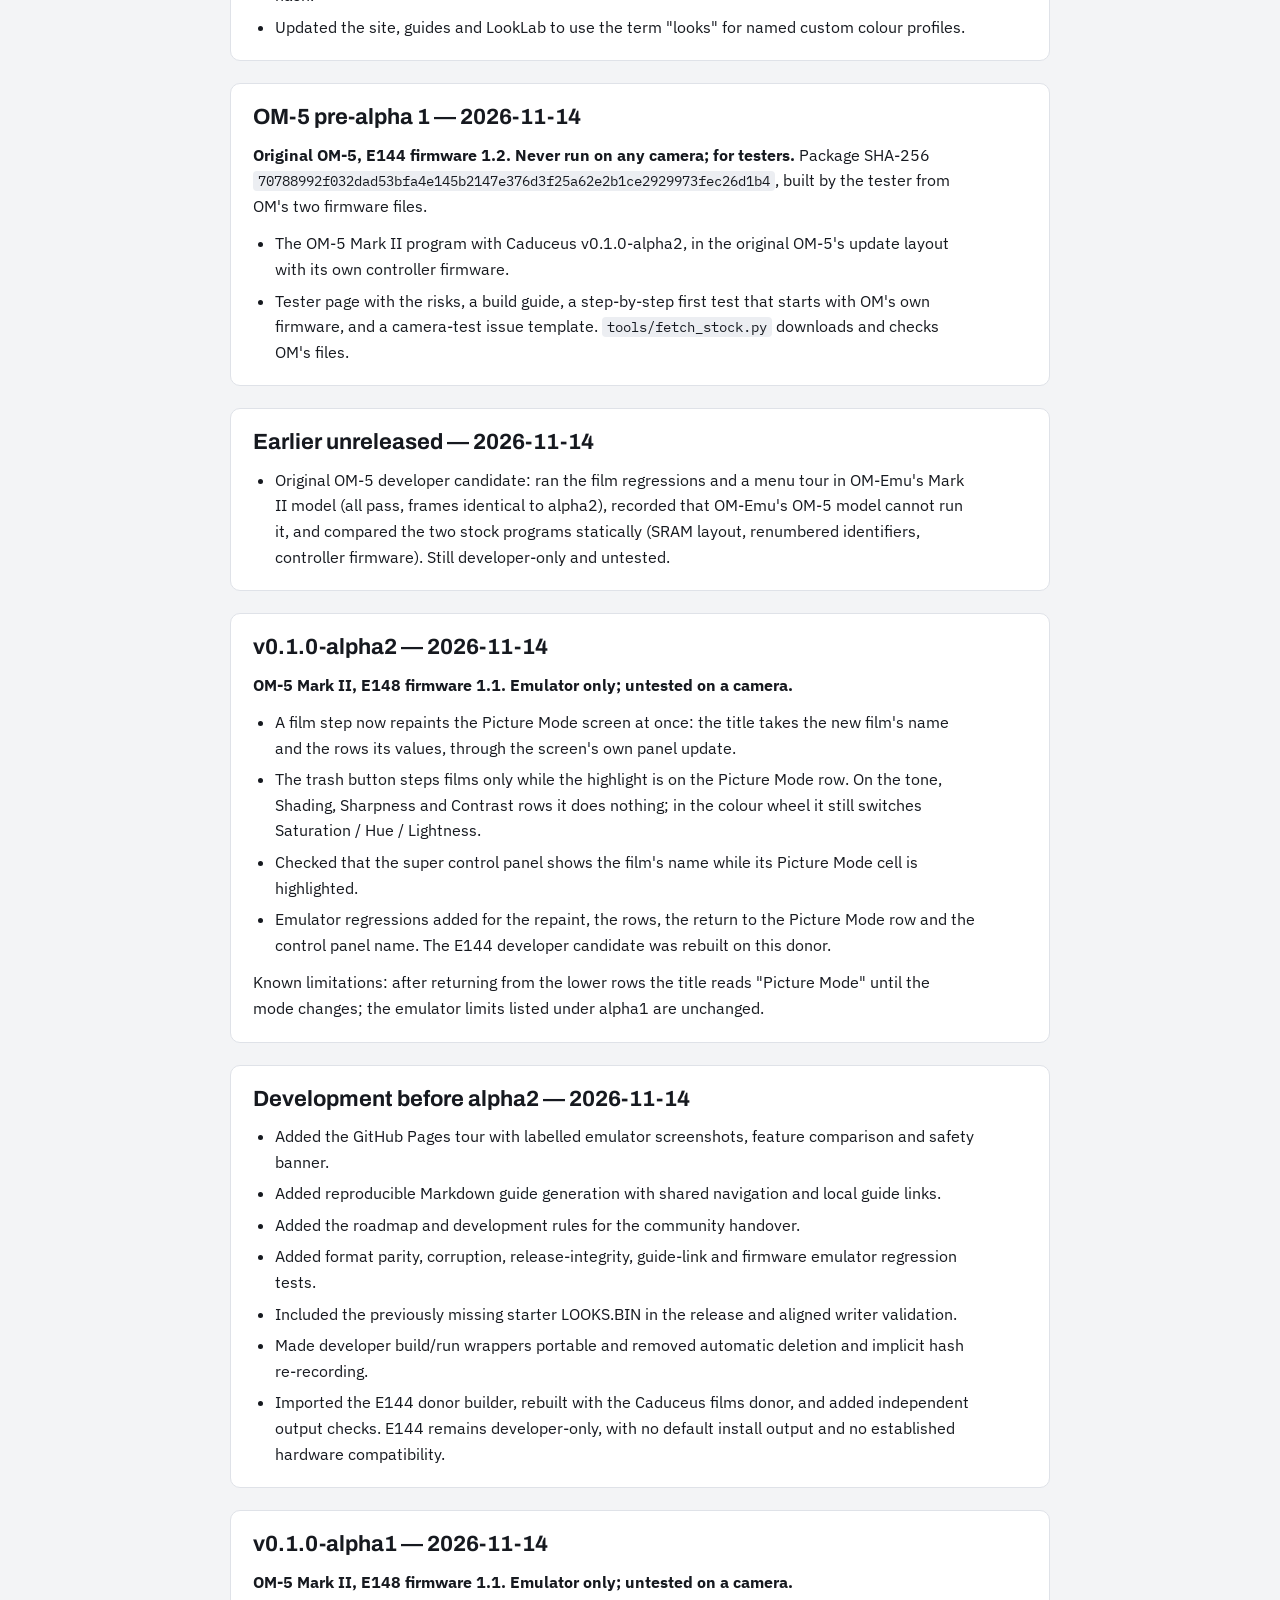
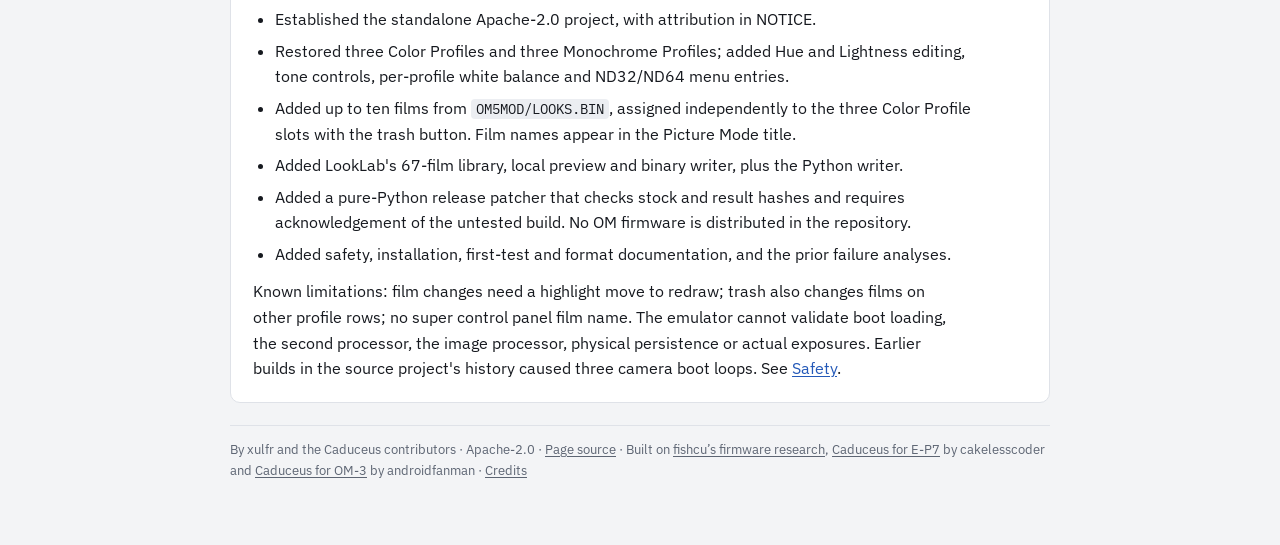
<file: pages/changelog/index.html>
<!doctype html>
<html lang="en"><head><meta charset="utf-8">
<meta name="viewport" content="width=device-width, initial-scale=1">
<title>Changelog · Caduceus for OM-5</title>
<link rel="preconnect" href="https://fonts.googleapis.com">
<link href="https://fonts.googleapis.com/css2?family=Archivo:wght@500;700;800&family=IBM+Plex+Sans:wght@400;500;600;700&family=IBM+Plex+Mono:wght@400;500&display=swap" rel="stylesheet">
<link rel="stylesheet" href="../site/doc.css"></head><body>
<a class="skip" href="#content">Skip to content</a>
<nav class="topnav" aria-label="Main"><div class="in">
  <a class="brand" href="../../">Caduceus for OM-5</a>
  <a class="tab" href="../../">Tour</a>
  <a class="tab" href="../install/">Install</a>
  <a class="tab" href="../using/">Using it</a>
  <a class="tab" href="../../looklab/">LookLab</a>
  <a class="tab" href="../faq/">FAQ</a>
  <a class="tab" href="../safety/">Safety</a>
  <a class="tab" href="../roadmap/">Roadmap</a>
  <a class="tab" href="../changelog/" aria-current="page">Changelog</a>
  <a class="tab" href="https://github.com/xulfr/caduceus-om5">GitHub ↗</a>
</div></nav>
<div class="banner"><strong>Experimental firmware.</strong> Caduceus is an early, unofficial release for the OM-5 Mark II on firmware 1.1. Installing any modified firmware carries a risk to your camera. <a href="../safety/">Read the safety notes.</a></div>
<main class="wrap" id="content">
<div class="lead">
<h1 id="changelog">Changelog</h1>
</div>
<nav class="toc" aria-label="On this page"><a href="#unreleased-v020-dev-2026-11-19-emulator-only">Unreleased — v0.2.0-dev (2026-11-19, emulator only)</a><a href="#camera-result-original-om-5-2026-11-17">Camera result — original OM-5, 2026-11-17</a><a href="#unreleased-original-om-5-builder-on-the-alpha12-donor-2026-11-16">Unreleased — original OM-5 builder on the alpha12 donor (2026-11-16)</a><a href="#camera-result-2026-11-15">Camera result — 2026-11-15</a><a href="#v010-alpha12-owner-camera-checks-complete">v0.1.0-alpha12 (owner camera checks complete)</a><a href="#v010-alpha11-boot-and-both-alpha10-fixes-confirmed">v0.1.0-alpha11 (boot and both alpha10 fixes confirmed)</a><a href="#v010-alpha10-2026-11-17-booted-filter-page-restarted-the-camera">v0.1.0-alpha10 — 2026-11-17 (booted, filter page restarted the camera)</a><a href="#v010-alpha9-2026-11-16-booted-on-the-owners-camera">v0.1.0-alpha9 — 2026-11-16 (booted on the owner's camera)</a><a href="#v010-alpha8-2026-11-15-boot-confirmed-on-camera">v0.1.0-alpha8 — 2026-11-15 (boot confirmed on camera)</a><a href="#v010-alpha7-2026-11-15-blocked">v0.1.0-alpha7 — 2026-11-15 (blocked)</a><a href="#v010-alpha6-2026-11-15-boot-loop-on-a-camera">v0.1.0-alpha6 — 2026-11-15 (boot loop on a camera)</a><a href="#v010-alpha5-2026-11-15">v0.1.0-alpha5 — 2026-11-15</a><a href="#v010-alpha4-2026-11-15">v0.1.0-alpha4 — 2026-11-15</a><a href="#v010-alpha3-2026-11-15">v0.1.0-alpha3 — 2026-11-15</a><a href="#om-5-pre-alpha-1-2026-11-14">OM-5 pre-alpha 1 — 2026-11-14</a><a href="#earlier-unreleased-2026-11-14">Earlier unreleased — 2026-11-14</a><a href="#v010-alpha2-2026-11-14">v0.1.0-alpha2 — 2026-11-14</a><a href="#development-before-alpha2-2026-11-14">Development before alpha2 — 2026-11-14</a><a href="#v010-alpha1-2026-11-14">v0.1.0-alpha1 — 2026-11-14</a></nav>
<section class="card">
<h2 id="unreleased-v020-dev-2026-11-19-emulator-only">Unreleased — v0.2.0-dev (2026-11-19, emulator only)</h2>
<ul>
<li><strong>Black and White on the tone curve page</strong> of Color Profile 1–3 (−7..+7, per profile, labelled Blk / Wht): INFO
  steps Hi/Sh → Black/White → Mid. + lifts the blacks, + brightens the whites. Now applied through the camera's
  R/G/B curves (the split-tone route): the first build's tone-curve hook showed no effect on the camera.
  <a href="https://github.com/xulfr/caduceus-om5/blob/main/research/OM5II-BLACKS-WHITES-2026-11-18.md">Note</a>.</li>
<li><strong>Split toning on the colour wheel</strong> of Color Profile 1–3: Shadow, Midtone and Highlight Tint on the trash button;
  any of the twelve colours, strength 1..5. Works on the camera (live view and JPEGs). A tint is one colour: "all"
  is no longer offered on the tint axes. <a href="https://github.com/xulfr/caduceus-om5/blob/main/research/OM5II-SPLIT-TONE-2026-11-19.md">Note</a>.</li>
<li><strong>No half-press needed after switching on</strong> (2026-11-27, emulator only): a small background task, started
  once the camera has finished starting, wakes Caduceus and reads the card; start-up itself is unchanged. The
  profile's catch-up stays at the first half-press. Hold OK at switch-on to skip it.
  <a href="https://github.com/xulfr/caduceus-om5/blob/main/research/OM5II-BACKGROUND-ARM-2026-11-27.md">Note</a>.</li>
<li><strong>The Picture Mode graphics come from the card</strong> (<code>OM5MOD/CADUCEUS.BIN</code>, made for each update; about 1 KB freed
  in the firmware). Without the file the pages work without the graphic.
  <a href="https://github.com/xulfr/caduceus-om5/blob/main/research/OM5II-CARD-BLOCK-2026-11-27.md">Note</a>.</li>
<li><strong>Hold OK returns to the look</strong> on a Color Profile slot holding one (2026-11-27, emulator only): the colour
  wheel (each axis) and tone curve reset to the look's values instead of 0, and OM's Reset OK Hold hint shows only
  while a value differs from the look. Needs this switch-on's <code>LOOKS.BIN</code>.
  <a href="https://github.com/xulfr/caduceus-om5/blob/main/research/OM5II-LOOK-DEFAULTS-2026-11-27.md">Note</a>.</li>
<li><strong>Picture Mode stays open 30 s</strong> after the last key, dial or tap (was 8 s).</li>
<li><strong>Film Grain for Color Profiles removed</strong>: the camera showed no grain in colour pictures (its grain pass is
  monochrome-only). Work continues on the experiment branch <code>claude/cp-grain-experiment</code>.
  <a href="https://github.com/xulfr/caduceus-om5/blob/main/research/OM5II-CP-GRAIN-2026-11-18.md">Note</a>. Monochrome Film Grain is unchanged, and the trash button still does
  not step looks from its row.</li>
<li>Research: the camera's Art Effect converter (Soft Focus, Frame, Star Light…) is mapped for the Glow work.
  <a href="https://github.com/xulfr/caduceus-om5/blob/main/research/OM5II-EFFECTS-MAP-2026-11-18.md">Effects map</a>.</li>
</ul>
</section>
<section class="card">
<h2 id="camera-result-original-om-5-2026-11-17">Camera result — original OM-5, 2026-11-17</h2>
<p><strong>OM-5 pre-alpha 1 (<code>70788992…d1b4</code>) failed to start on a tester's original OM-5.</strong> The screen stayed black and
the camera was silent. OM's firmware 1.2 was restored from the card. No working original OM-5 version exists.
<a href="https://github.com/xulfr/caduceus-om5/blob/main/research/OM5I-PREALPHA1-CAMERA-2026-11-17.md">Camera report</a>.</p>
</section>
<section class="card">
<h2 id="unreleased-original-om-5-builder-on-the-alpha12-donor-2026-11-16">Unreleased — original OM-5 builder on the alpha12 donor (2026-11-16)</h2>
<ul>
<li>The original OM-5 builder now documents and defaults to the current Mark II source, v0.1.0-alpha12
  (donor package <code>cddd7a1f…cd3fa</code>). Pre-alpha 1 (alpha2 donor) is withdrawn.</li>
<li>The builder packs the transplanted main program with the donor patch's own repack settings. These include the
  <code>stock-page</code> stream-length rule. Each main stream is checked for length faults, and <code>build.json</code> records <code>main_packing</code>.</li>
<li>Pre-alpha 2 has not been built from OM's files, and it has no published checksum. Never run on any camera.</li>
<li>Refreshed the original OM-5 tester page for pre-alpha 2. The README, Safety, Roadmap, first-flash checklist and
  handover now lead with alpha12's camera result instead of the older build reports.</li>
</ul>
</section>
<section class="card">
<h2 id="camera-result-2026-11-15">Camera result — 2026-11-15</h2>
<p><strong>v0.1.0-alpha5 and alpha6 boot-looped on the owner's OM-5 Mark II on 15 November 2026.</strong>
<a href="https://github.com/xulfr/caduceus-om5/blob/main/research/OM5II-FIFTH-BOOT-FAILURE-2026-11-15.md">Camera report</a>.</p>
</section>
<section class="card">
<h2 id="v010-alpha12-owner-camera-checks-complete">v0.1.0-alpha12 (owner camera checks complete)</h2>
<ul>
<li>Restores the Monochrome Color Filter swatches, selection outline and centre colour.
  The hook draws the ring over the stock page. The panel requests a repaint when the filter page is active.
  Alpha12 keeps the stock labels and widget positions.</li>
<li>Package SHA-256 <code>cddd7a1f1320e7680bec9e8430e25c69857c2f4bf764e571d6bfffb775acd3fa</code>. <a href="https://github.com/xulfr/caduceus-om5/blob/main/tests/alpha12-results.json">Validation results</a>.</li>
<li>The owner reports that the remaining filter graphic issue is fixed. Alpha12 is the current
  experimental build. <a href="https://github.com/xulfr/caduceus-om5/blob/main/releases/v0.1.0-alpha12/README.md">Release notes and camera findings</a>.</li>
</ul>
</section>
<section class="card">
<h2 id="v010-alpha11-boot-and-both-alpha10-fixes-confirmed">v0.1.0-alpha11 (boot and both alpha10 fixes confirmed)</h2>
<p>The owner confirmed boot, both CP icons and an operable Monochrome Color Filter page.
The centre graphic was absent. <a href="https://github.com/xulfr/caduceus-om5/blob/main/research/OM5II-ALPHA11-CAMERA-2026-11-16.md">Camera report</a>.</p>
<ul>
<li>The Monochrome Color Filter page returns to alpha9's rendering. Restored the stock <code>0x107e</code> image,
  both widget rectangles and the stock painter. Removed the paint hook, ring, “Level” text and
  child 3 invalidation. The native filter header and both dials remain available. The picker graphic
  is postponed pending camera validation.</li>
<li>The out-of-range <code>0xffff</code> image lookup is the leading hypothesis for the alpha10 restart.
  The physical cause remains unproved. See the <a href="https://github.com/xulfr/caduceus-om5/blob/main/research/OM5II-MONO-FILTER-CP-2026-11-17.md#alpha11-follow-up">filter and CP investigation</a>.</li>
<li>The CP carousel's ND32 and ND64 slots now reference existing ND32 and ND64 artwork.
  Static verification covers the image IDs and resource pointers. The owner confirmed both icons on the camera.</li>
<li>Package SHA-256 <code>5384eafef3cb06de4761dba50a09112135fa2cdfacb6716d9e4d0423f5b7072a</code>. <a href="https://github.com/xulfr/caduceus-om5/blob/main/tests/alpha11-results.json">Validation results</a>.</li>
</ul>
</section>
<section class="card">
<h2 id="v010-alpha10-2026-11-17-booted-filter-page-restarted-the-camera">v0.1.0-alpha10 — 2026-11-17 (booted, filter page restarted the camera)</h2>
<p>The owner reported that alpha10 booted. Opening Monochrome Color Filter restarted the camera once, and
ND32 / ND64 worked from the CP carousel with empty icons. <a href="https://github.com/xulfr/caduceus-om5/blob/main/research/OM5II-ALPHA10-CAMERA-2026-11-17.md">Camera report</a>.</p>
<p>Fixes from the <a href="https://github.com/xulfr/caduceus-om5/blob/main/research/OM5II-ALPHA9-CAMERA-2026-11-16.md">alpha9 camera report</a>:</p>
<ul>
<li><strong>Color Profile Shading works.</strong> Its slider was grey and ignored the dials: OM's firmware has no setting
  description for the Color Profiles' Shading, so it dropped every change. Caduceus now supplies one.</li>
<li><strong>ND32 and ND64 appear when holding the CP button</strong> (when ticked in CP Button Settings). The CP carousel only
  offered the items in its list of allowed values, which stopped at ND16.</li>
<li><strong>Monochrome Film Grain shows Off / Low / Std / High</strong> in the sidebar and the strip, and the <strong>Color Filter row
  shows "Filter"</strong> instead of an empty cell.</li>
<li><strong>Monochrome colour filter picker.</strong> The Color Filter page (Monochrome Profile 1–3, second sidebar row) now
  draws the filter: eight colour blocks in the order the front dial steps them (None, Yellow, Orange, Red,
  Magenta, Blue, Cyan, Green, Yellow-Green, as on the OM-3), the selected one outlined and repeated in the centre
  (grey for None). The rear dial's value is labelled "Level" instead of a stray "Vivid". The dials already
  changed and kept the filter and level in the emulator; alpha9's notes said otherwise because only the rear
  dial was tried.</li>
<li><strong>CP button with only ND32 / ND64 ticked.</strong> The CP button's "is any item ticked" test skipped ND32 and ND64,
  so with only those ticked it found nothing to offer. It now counts them (after the first half-press).
  Static analysis only: the emulator has no CP button for this camera.</li>
<li>Known: colour grain for Color Profiles is deferred with the other effects; per-profile white balance is behind
  the scenes, not a Picture Mode row (README).</li>
<li>Emulator checks: see <a href="https://github.com/xulfr/caduceus-om5/blob/main/tests/alpha10-results.json">results</a>. The build audit can now also compare against alpha8.</li>
</ul>
</section>
<section class="card">
<h2 id="v010-alpha9-2026-11-16-booted-on-the-owners-camera">v0.1.0-alpha9 — 2026-11-16 (booted on the owner's camera)</h2>
<p>The owner reported that alpha9 boots and the colour wheel draws correctly on the camera. Package <code>2e9777ce…fbc50</code>. <a href="https://github.com/xulfr/caduceus-om5/blob/main/research/OM5II-ALPHA9-CAMERA-2026-11-16.md">Camera report</a>.</p>
<ul>
<li>Color Profiles 1–3 and Monochrome Profiles 1–3 show their own numbered icon in the carousel, sidebar, super
  control panel and shooting screen (alpha8 showed C2 or M for all three).</li>
<li>The edited-profile icon on the shooting screen no longer disappears after a profile is changed
  (images <code>0x3d66..0x3d68</code> and <code>0x3d5e..0x3d60</code>).</li>
<li>The Tone Curve row shows an icon for every Shadows / Midtones / Highlights state (27 states).</li>
<li>The colour wheel and tone curve are drawn on the Picture Mode screen (block graphics, not OM-3's artwork).</li>
<li>The shooting screen draws ND32 and ND64; CP Button Settings lists Live ND32 and ND64 and they can be switched.</li>
<li>Activity on the Picture Mode screen keeps it open, and the trash button repaints the HSL axis.</li>
<li>Known: ND64's digits look squashed and ND32 has a gap; Monochrome Color Filter and Film Grain rows still show
  placeholders; the palette and drawing budget are unverified on a camera.</li>
<li>All 19 look/menu regressions, the startup, arming, unarmed-PC and stale-number probes, the UI, graphics, icon
  and Live ND checks, the static rules and the build audit passed in OM-Emu. <a href="https://github.com/xulfr/caduceus-om5/blob/main/tests/alpha9-results.json">Results</a>.</li>
</ul>
</section>
<section class="card">
<h2 id="v010-alpha8-2026-11-15-boot-confirmed-on-camera">v0.1.0-alpha8 — 2026-11-15 (boot confirmed on camera)</h2>
<ul>
<li>The owner confirmed boot, SD-card look cycling and names, Color Profile controls, and Live ND32/64
  on a physical OM-5 Mark II. Four UI defects remain. <a href="https://github.com/xulfr/caduceus-om5/blob/main/research/OM5II-ALPHA8-CAMERA-2026-11-15.md">Camera report</a>.</li>
<li>Stock disassembly confirms that the loader submits sections 1 through 10 in order. Section-2 hooks
  now check the armed state in their own section. White-balance processing runs from section 4 after arming.</li>
<li>The first shutter half-press can arm the patch after all ten sections finish initializing. It applies
  the selected profile and repairs stale profile numbers 903 and 989. RAM handle validation and the
  stock-page compressed-stream rule carry forward from alpha7.</li>
<li>All 19 look/menu regressions, the startup and arming probes, the unarmed PC check, and the build
  and static audits passed. <a href="https://github.com/xulfr/caduceus-om5/blob/main/tests/alpha8-results.json">Verification</a>.</li>
</ul>
</section>
<section class="card">
<h2 id="v010-alpha7-2026-11-15-blocked">v0.1.0-alpha7 — 2026-11-15 (blocked)</h2>
<ul>
<li>Added startup gating, RAM handle validation and stale profile-number repair.</li>
<li>Some startup gates call section 8 from section 2 before section 8 is loaded. The installer refuses
  this package (<code>c6f3a8fa…243a</code>). <a href="https://github.com/xulfr/caduceus-om5/blob/main/HANDOVER.md">Load-order finding</a>.</li>
</ul>
</section>
<section class="card">
<h2 id="v010-alpha6-2026-11-15-boot-loop-on-a-camera">v0.1.0-alpha6 — 2026-11-15 (boot loop on a camera)</h2>
<ul>
<li>Same camera code as alpha5, byte for byte. Only the way the program is compressed in the update file changes.</li>
<li>Alpha5's compressed block for section 7 was exactly 611 × 4096 bytes long, and the camera's loader ignores the
  32-byte block header when it works out how much to read. Alpha6 keeps each compressed block at the same offset
  inside a 4 KiB page as OM's own firmware, and the builder refuses unsafe lengths.</li>
<li>The resource block is byte-identical to the 8 November build's, which started on the camera.</li>
<li>This is the best-supported explanation of the alpha5 boot loop, not a proven one:
  <a href="https://github.com/xulfr/caduceus-om5/blob/main/research/OM5II-STREAM-LENGTH-2026-11-15.md">stream length note</a>. Package <code>2bb95563…3e84</code>.</li>
<li>If the picture mode looks wrong on the first start, choose a picture mode once.</li>
</ul>
<p><strong>v0.1.0-alpha5 boot-looped on the owner's OM-5 Mark II</strong> immediately after the update; OM's 1.1 restored from
the card. The installer now refuses alpha1–alpha5. Details: <a href="https://github.com/xulfr/caduceus-om5/blob/main/research/OM5II-FOURTH-BOOT-FAILURE-2026-11-15.md">fourth boot failure</a>.</p>
</section>
<section class="card">
<h2 id="v010-alpha5-2026-11-15">v0.1.0-alpha5 — 2026-11-15</h2>
<p><strong>OM-5 Mark II, E148 firmware 1.1. Emulator only.</strong> Package SHA-256
<code>98bd2433bef76706f4c71706439feb23d05524477b4d078135c1675ab97880c2</code>.</p>
<ul>
<li>The title restore added in alpha4 wrote a 32-bit word into the camera's 16-bit row descriptor and zeroed the
  title's style index on every layout of a named slot. It now changes only the title id. No visible effect was
  seen in the emulator, but it was a write into the camera's own state outside the intended field.</li>
<li>A look without a white-balance shift now sets the shift to 0, as LookLab previews it. Before, it kept the
  shift of the look before it, so a look's colour depended on the order you stepped through them.</li>
<li>Corrected the tone-curve ID comments in the firmware source, and the guides' description of the title after
  returning from the lower rows.</li>
<li>Every emulator case now checks the row descriptor and each slot's WB record. See the
  <a href="https://github.com/xulfr/caduceus-om5/blob/main/research/OM5II-ALPHA5-AUDIT-2026-11-15.md">audit</a> for evidence and remaining hardware gaps.</li>
</ul>
</section>
<section class="card">
<h2 id="v010-alpha4-2026-11-15">v0.1.0-alpha4 — 2026-11-15</h2>
<p><strong>OM-5 Mark II, E148 firmware 1.1. Emulator only.</strong> Package SHA-256
<code>590c2959206e8e06f5ab12efe4635f6674ac69e20879012e55ec6a798713d648</code>.</p>
<ul>
<li>Fixed the look title after returning from the lower Picture Mode rows and stepping looks again.</li>
<li>Reject <code>@</code> display commands and invalid name bytes in look banks. Older saved names display <code>?</code> for those
  bytes without changing stored settings. LookLab and the Python writer reject <code>@</code> too.</li>
<li>Installer reruns preserve custom <code>LOOKS.BIN</code> files. Complete firmware files replace their destinations
  only after writing succeeds, and the restore file is prepared before the patched update is published.</li>
<li>The Mac launcher returns the patcher's failure status after its closing prompt, as the Windows launcher does.</li>
<li>Added regressions for the reported failures, persisted names, startup gates and installer I/O failures.
  See the <a href="https://github.com/xulfr/caduceus-om5/blob/main/research/OM5II-ALPHA4-AUDIT-2026-11-15.md">audit</a> for evidence and remaining hardware gaps.</li>
</ul>
</section>
<section class="card">
<h2 id="v010-alpha3-2026-11-15">v0.1.0-alpha3 — 2026-11-15</h2>
<p><strong>OM-5 Mark II, E148 firmware 1.1. Emulator only.</strong> Package SHA-256
<code>f56a13335e1085e73f79db66e58440839022349a72746e1dcb5b32e2bc08e242</code>.</p>
<ul>
<li>The Picture Mode trash handler checks startup readiness before entering the look code in the last-loaded section.</li>
<li>The camera rejects look banks longer than 832 bytes, including a valid ten-look bank with trailing data.</li>
<li>The Windows launcher prompts once and returns the patcher's exit status after a refusal or failure.</li>
<li>Corrected the README's description of which look an empty slot takes on its first press.</li>
<li>Pinned the original OM-5 pre-alpha 1 build instructions to the source revision for its published hash.</li>
<li>Updated the site, guides and LookLab to use the term "looks" for named custom colour profiles.</li>
</ul>
</section>
<section class="card">
<h2 id="om-5-pre-alpha-1-2026-11-14">OM-5 pre-alpha 1 — 2026-11-14</h2>
<p><strong>Original OM-5, E144 firmware 1.2. Never run on any camera; for testers.</strong> Package SHA-256
<code>70788992f032dad53bfa4e145b2147e376d3f25a62e2b1ce2929973fec26d1b4</code>, built by the tester from OM's two firmware files.</p>
<ul>
<li>The OM-5 Mark II program with Caduceus v0.1.0-alpha2, in the original OM-5's update layout with its own
  controller firmware.</li>
<li>Tester page with the risks, a build guide, a step-by-step first test that starts with OM's own firmware, and a
  camera-test issue template. <code>tools/fetch_stock.py</code> downloads and checks OM's files.</li>
</ul>
</section>
<section class="card">
<h2 id="earlier-unreleased-2026-11-14">Earlier unreleased — 2026-11-14</h2>
<ul>
<li>Original OM-5 developer candidate: ran the film regressions and a menu tour in OM-Emu's Mark II model (all pass,
  frames identical to alpha2), recorded that OM-Emu's OM-5 model cannot run it, and compared the two stock programs
  statically (SRAM layout, renumbered identifiers, controller firmware). Still developer-only and untested.</li>
</ul>
</section>
<section class="card">
<h2 id="v010-alpha2-2026-11-14">v0.1.0-alpha2 — 2026-11-14</h2>
<p><strong>OM-5 Mark II, E148 firmware 1.1. Emulator only; untested on a camera.</strong></p>
<ul>
<li>A film step now repaints the Picture Mode screen at once: the title takes the new film's name and
  the rows its values, through the screen's own panel update.</li>
<li>The trash button steps films only while the highlight is on the Picture Mode row. On the tone,
  Shading, Sharpness and Contrast rows it does nothing; in the colour wheel it still switches
  Saturation / Hue / Lightness.</li>
<li>Checked that the super control panel shows the film's name while its Picture Mode cell is highlighted.</li>
<li>Emulator regressions added for the repaint, the rows, the return to the Picture Mode row and the
  control panel name. The E144 developer candidate was rebuilt on this donor.</li>
</ul>
<p>Known limitations: after returning from the lower rows the title reads "Picture Mode" until the mode
changes; the emulator limits listed under alpha1 are unchanged.</p>
</section>
<section class="card">
<h2 id="development-before-alpha2-2026-11-14">Development before alpha2 — 2026-11-14</h2>
<ul>
<li>Added the GitHub Pages tour with labelled emulator screenshots, feature comparison and safety banner.</li>
<li>Added reproducible Markdown guide generation with shared navigation and local guide links.</li>
<li>
<p>Added the roadmap and development rules for the community handover.</p>
</li>
<li>
<p>Added format parity, corruption, release-integrity, guide-link and firmware emulator regression tests.</p>
</li>
<li>Included the previously missing starter LOOKS.BIN in the release and aligned writer validation.</li>
<li>
<p>Made developer build/run wrappers portable and removed automatic deletion and implicit hash re-recording.</p>
</li>
<li>
<p>Imported the E144 donor builder, rebuilt with the Caduceus films donor, and added independent output checks.
  E144 remains developer-only, with no default install output and no established hardware compatibility.</p>
</li>
</ul>
</section>
<section class="card">
<h2 id="v010-alpha1-2026-11-14">v0.1.0-alpha1 — 2026-11-14</h2>
<p><strong>OM-5 Mark II, E148 firmware 1.1. Emulator only; untested on a camera.</strong></p>
<ul>
<li>Established the standalone Apache-2.0 project, with attribution in NOTICE.</li>
<li>Restored three Color Profiles and three Monochrome Profiles; added Hue and Lightness editing,
  tone controls, per-profile white balance and ND32/ND64 menu entries.</li>
<li>Added up to ten films from <code>OM5MOD/LOOKS.BIN</code>, assigned independently to the three Color Profile
  slots with the trash button. Film names appear in the Picture Mode title.</li>
<li>Added LookLab's 67-film library, local preview and binary writer, plus the Python writer.</li>
<li>Added a pure-Python release patcher that checks stock and result hashes and requires acknowledgement
  of the untested build. No OM firmware is distributed in the repository.</li>
<li>Added safety, installation, first-test and format documentation, and the prior failure analyses.</li>
</ul>
<p>Known limitations: film changes need a highlight move to redraw; trash also changes films on other
profile rows; no super control panel film name. The emulator cannot validate boot loading, the second
processor, the image processor, physical persistence or actual exposures. Earlier builds in the
source project's history caused three camera boot loops. See <a href="../safety/">Safety</a>.</p>
</section>
<footer>By xulfr and the Caduceus contributors · Apache-2.0 · <a href="https://github.com/xulfr/caduceus-om5/blob/main/CHANGELOG.md">Page source</a> · Built on <a href="https://github.com/fishcu/oly_fw_analysis">fishcu’s firmware research</a>, <a href="https://github.com/cakelesscoder/caduceus-ep7">Caduceus for E-P7</a> by cakelesscoder and <a href="https://github.com/androidfanman/caduceus-om3">Caduceus for OM-3</a> by androidfanman · <a href="../../#credits">Credits</a></footer>
</main>
</body></html>
</file>
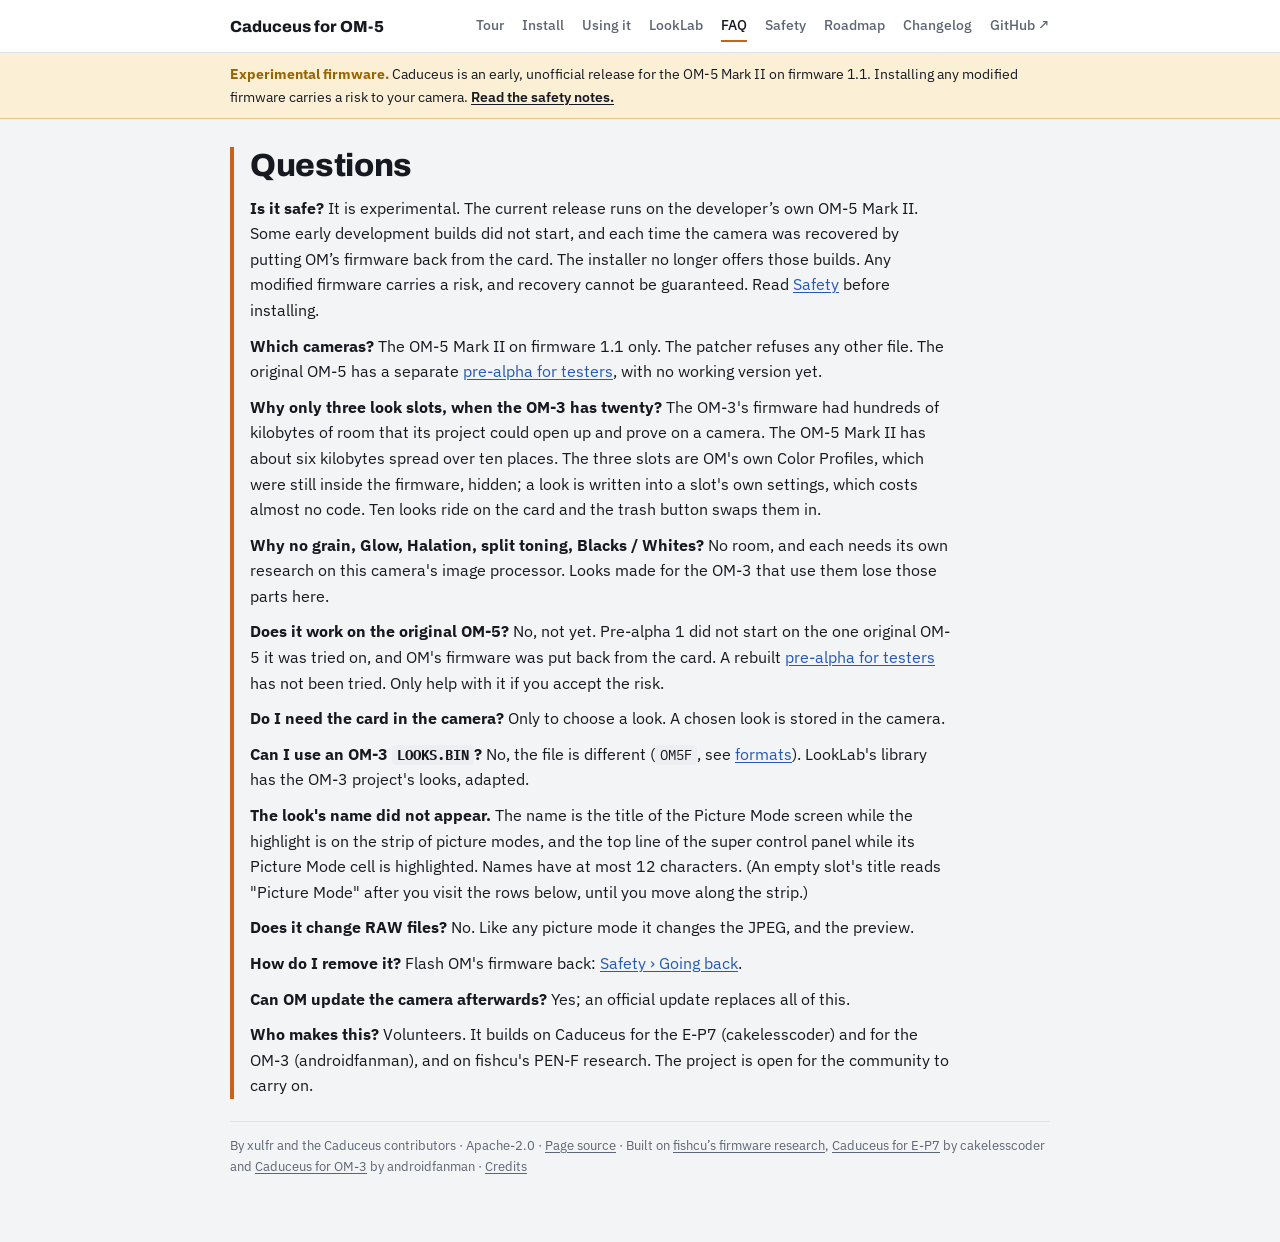
<file: pages/faq/index.html>
<!doctype html>
<html lang="en"><head><meta charset="utf-8">
<meta name="viewport" content="width=device-width, initial-scale=1">
<title>Questions · Caduceus for OM-5</title>
<link rel="preconnect" href="https://fonts.googleapis.com">
<link href="https://fonts.googleapis.com/css2?family=Archivo:wght@500;700;800&family=IBM+Plex+Sans:wght@400;500;600;700&family=IBM+Plex+Mono:wght@400;500&display=swap" rel="stylesheet">
<link rel="stylesheet" href="../site/doc.css"></head><body>
<a class="skip" href="#content">Skip to content</a>
<nav class="topnav" aria-label="Main"><div class="in">
  <a class="brand" href="../../">Caduceus for OM-5</a>
  <a class="tab" href="../../">Tour</a>
  <a class="tab" href="../install/">Install</a>
  <a class="tab" href="../using/">Using it</a>
  <a class="tab" href="../../looklab/">LookLab</a>
  <a class="tab" href="../faq/" aria-current="page">FAQ</a>
  <a class="tab" href="../safety/">Safety</a>
  <a class="tab" href="../roadmap/">Roadmap</a>
  <a class="tab" href="../changelog/">Changelog</a>
  <a class="tab" href="https://github.com/xulfr/caduceus-om5">GitHub ↗</a>
</div></nav>
<div class="banner"><strong>Experimental firmware.</strong> Caduceus is an early, unofficial release for the OM-5 Mark II on firmware 1.1. Installing any modified firmware carries a risk to your camera. <a href="../safety/">Read the safety notes.</a></div>
<main class="wrap" id="content">
<div class="lead">
<h1 id="questions">Questions</h1>
<p><strong>Is it safe?</strong> It is experimental. The current release runs on the developer’s own OM-5 Mark II. Some early development builds did not start, and each time the camera was recovered by putting OM’s firmware back from the card. The installer no longer offers those builds. Any modified firmware carries a risk, and recovery cannot be guaranteed. Read <a href="../safety/">Safety</a> before installing.</p>
<p><strong>Which cameras?</strong> The OM-5 Mark II on firmware 1.1 only. The patcher refuses any other file. The original OM-5
has a separate <a href="../om5-prealpha/">pre-alpha for testers</a>, with no working version yet.</p>
<p><strong>Why only three look slots, when the OM-3 has twenty?</strong> The OM-3's firmware had hundreds of kilobytes of room that
its project could open up and prove on a camera. The OM-5 Mark II has about six kilobytes spread over ten places.
The three slots are OM's own Color Profiles, which were still inside the firmware, hidden; a look is written into
a slot's own settings, which costs almost no code. Ten looks ride on the card and the trash button swaps them in.</p>
<p><strong>Why no grain, Glow, Halation, split toning, Blacks / Whites?</strong> No room, and each needs its own research on this
camera's image processor. Looks made for the OM-3 that use them lose those parts here.</p>
<p><strong>Does it work on the original OM-5?</strong> No, not yet. Pre-alpha 1 did not start on the one original OM-5 it was
tried on, and OM's firmware was put back from the card. A rebuilt <a href="../om5-prealpha/">pre-alpha for testers</a> has not
been tried. Only help with it if you accept the risk.</p>
<p><strong>Do I need the card in the camera?</strong> Only to choose a look. A chosen look is stored in the camera.</p>
<p><strong>Can I use an OM-3 <code>LOOKS.BIN</code>?</strong> No, the file is different (<code>OM5F</code>, see <a href="../formats/">formats</a>). LookLab's library
has the OM-3 project's looks, adapted.</p>
<p><strong>The look's name did not appear.</strong> The name is the title of the Picture Mode screen while the highlight is on the
strip of picture modes, and the top line of the super control panel while its Picture Mode cell is highlighted.
Names have at most 12 characters. (An empty slot's title reads "Picture Mode" after you visit the rows below, until
you move along the strip.)</p>
<p><strong>Does it change RAW files?</strong> No. Like any picture mode it changes the JPEG, and the preview.</p>
<p><strong>How do I remove it?</strong> Flash OM's firmware back: <a href="../safety/#going-back-to-oms-firmware">Safety › Going back</a>.</p>
<p><strong>Can OM update the camera afterwards?</strong> Yes; an official update replaces all of this.</p>
<p><strong>Who makes this?</strong> Volunteers. It builds on Caduceus for the E-P7 (cakelesscoder) and for the OM-3
(androidfanman), and on fishcu's PEN-F research. The project is open for the community to carry on.</p>
</div>
<footer>By xulfr and the Caduceus contributors · Apache-2.0 · <a href="https://github.com/xulfr/caduceus-om5/blob/main/docs/FAQ.md">Page source</a> · Built on <a href="https://github.com/fishcu/oly_fw_analysis">fishcu’s firmware research</a>, <a href="https://github.com/cakelesscoder/caduceus-ep7">Caduceus for E-P7</a> by cakelesscoder and <a href="https://github.com/androidfanman/caduceus-om3">Caduceus for OM-3</a> by androidfanman · <a href="../../#credits">Credits</a></footer>
</main>
</body></html>
</file>
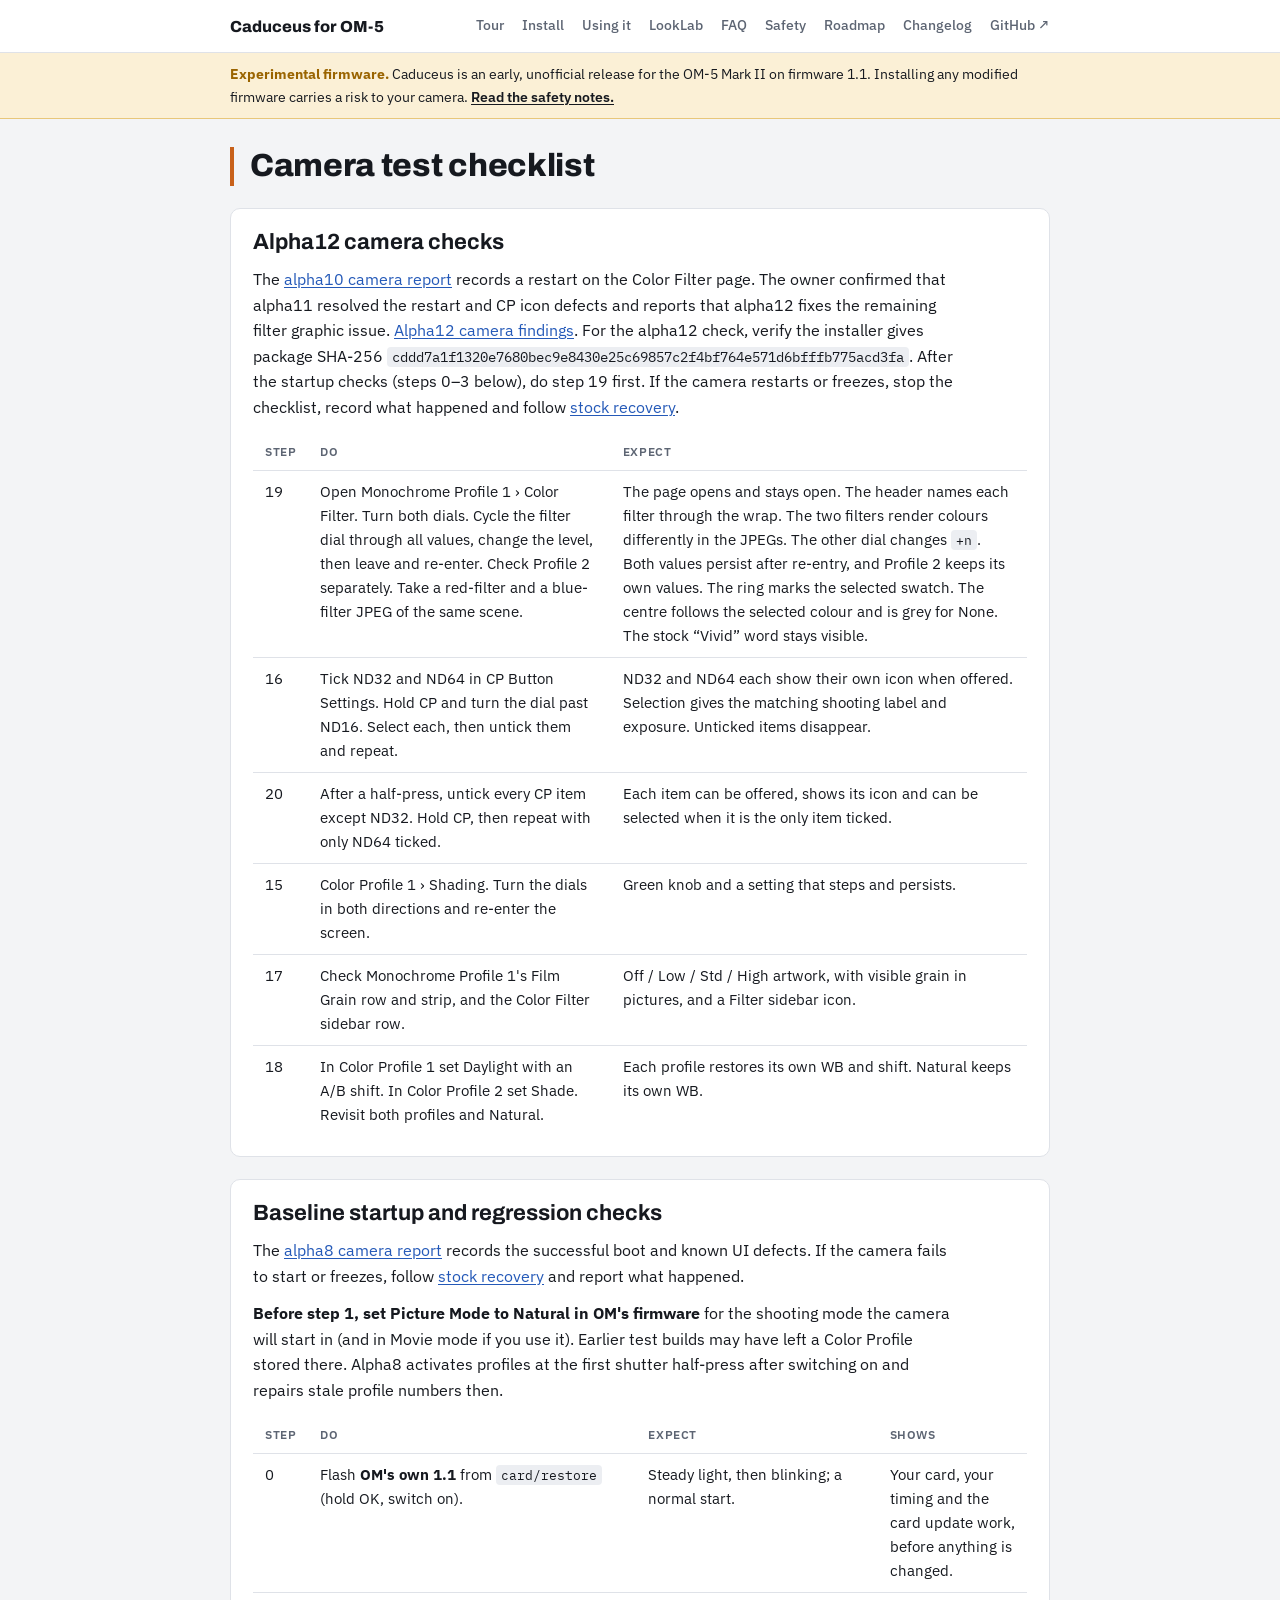
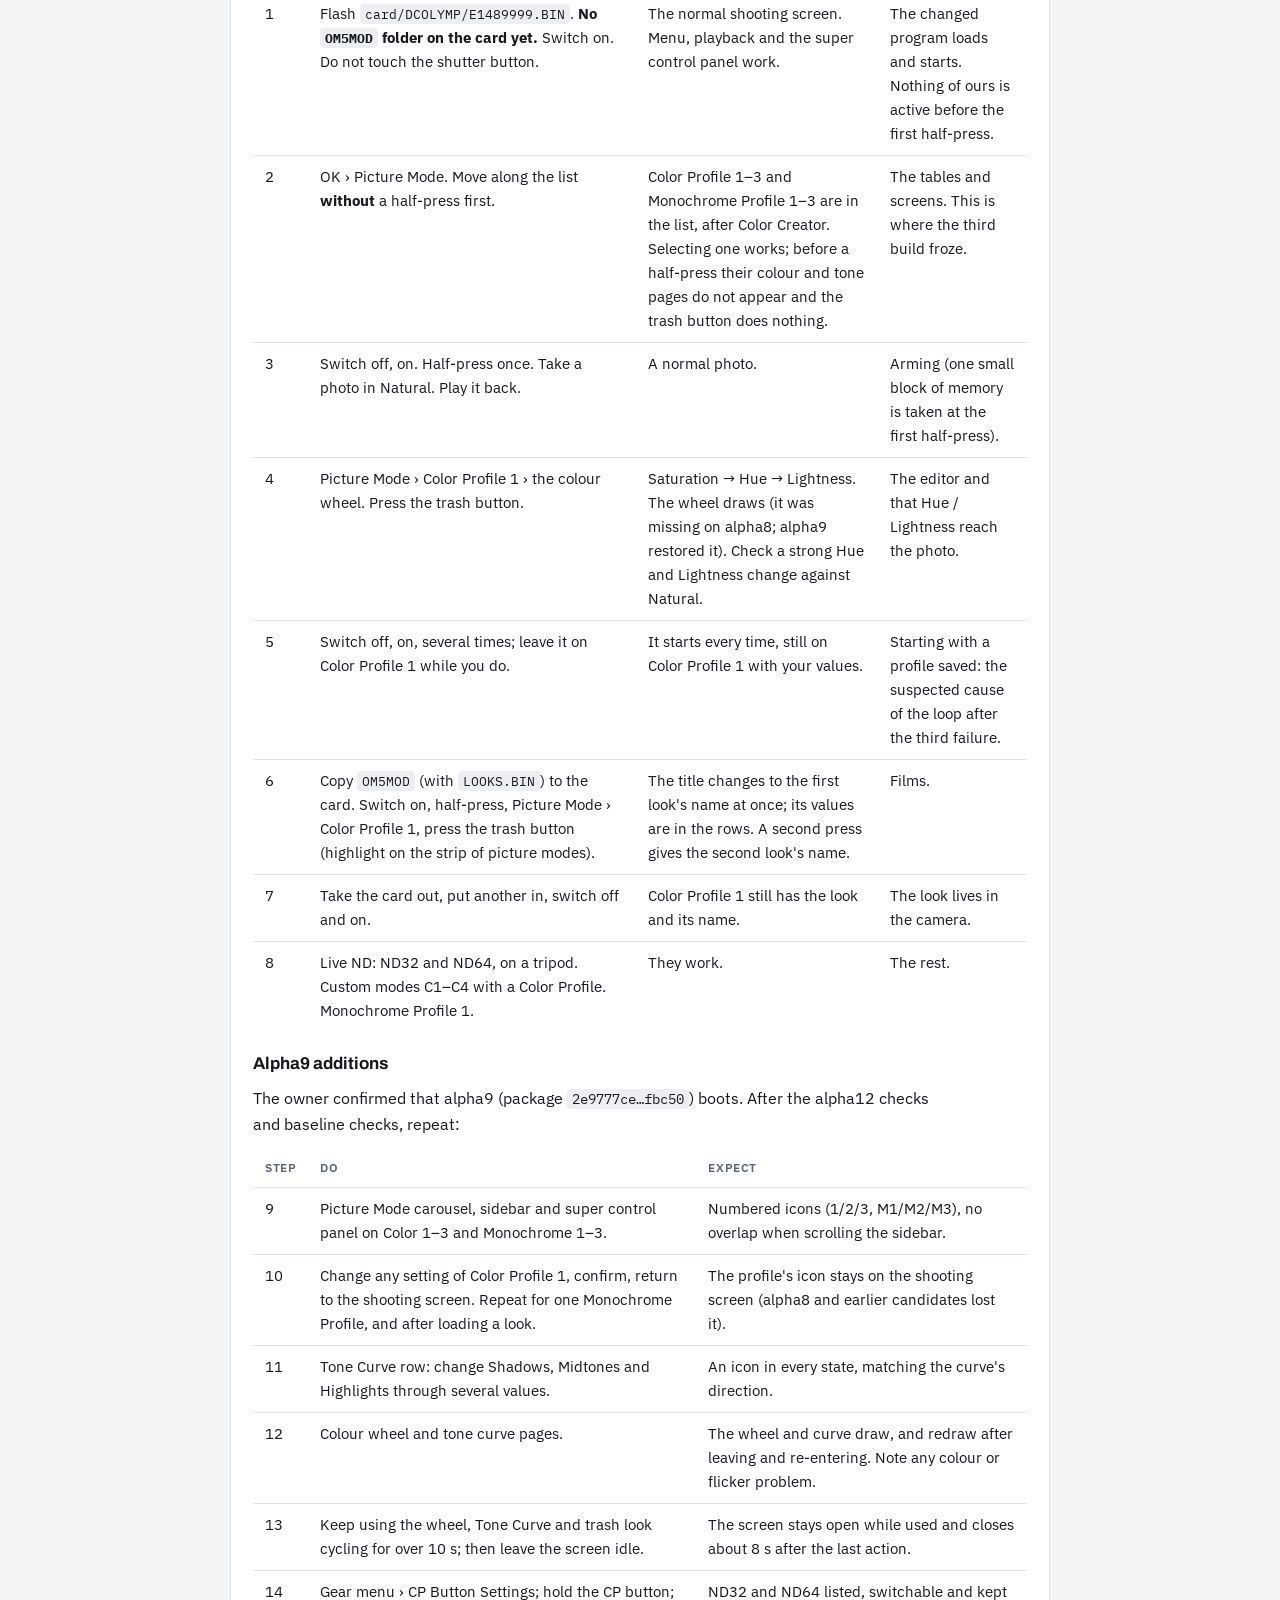
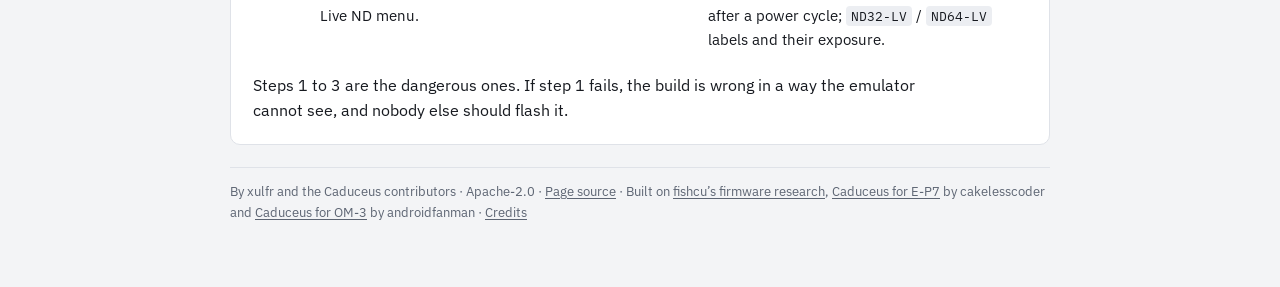
<file: pages/first-flash/index.html>
<!doctype html>
<html lang="en"><head><meta charset="utf-8">
<meta name="viewport" content="width=device-width, initial-scale=1">
<title>Camera test checklist · Caduceus for OM-5</title>
<link rel="preconnect" href="https://fonts.googleapis.com">
<link href="https://fonts.googleapis.com/css2?family=Archivo:wght@500;700;800&family=IBM+Plex+Sans:wght@400;500;600;700&family=IBM+Plex+Mono:wght@400;500&display=swap" rel="stylesheet">
<link rel="stylesheet" href="../site/doc.css"></head><body>
<a class="skip" href="#content">Skip to content</a>
<nav class="topnav" aria-label="Main"><div class="in">
  <a class="brand" href="../../">Caduceus for OM-5</a>
  <a class="tab" href="../../">Tour</a>
  <a class="tab" href="../install/">Install</a>
  <a class="tab" href="../using/">Using it</a>
  <a class="tab" href="../../looklab/">LookLab</a>
  <a class="tab" href="../faq/">FAQ</a>
  <a class="tab" href="../safety/">Safety</a>
  <a class="tab" href="../roadmap/">Roadmap</a>
  <a class="tab" href="../changelog/">Changelog</a>
  <a class="tab" href="https://github.com/xulfr/caduceus-om5">GitHub ↗</a>
</div></nav>
<div class="banner"><strong>Experimental firmware.</strong> Caduceus is an early, unofficial release for the OM-5 Mark II on firmware 1.1. Installing any modified firmware carries a risk to your camera. <a href="../safety/">Read the safety notes.</a></div>
<main class="wrap" id="content">
<div class="lead">
<h1 id="camera-test-checklist">Camera test checklist</h1>
</div>
<section class="card">
<h2 id="alpha12-camera-checks">Alpha12 camera checks</h2>
<p>The <a href="https://github.com/xulfr/caduceus-om5/blob/main/research/OM5II-ALPHA10-CAMERA-2026-11-17.md">alpha10 camera report</a> records a restart on the Color Filter page.
The owner confirmed that alpha11 resolved the restart and CP icon defects and reports that alpha12 fixes the remaining filter graphic issue. <a href="https://github.com/xulfr/caduceus-om5/blob/main/releases/v0.1.0-alpha12/README.md">Alpha12 camera findings</a>.
For the alpha12 check, verify the installer gives package SHA-256
<code>cddd7a1f1320e7680bec9e8430e25c69857c2f4bf764e571d6bfffb775acd3fa</code>. After the startup checks (steps 0–3 below),
do step 19 first. If the camera restarts or freezes, stop the checklist, record what happened and follow
<a href="../safety/#going-back-to-oms-firmware">stock recovery</a>.</p>
<div class="tablewrap"><table>
<thead>
<tr>
<th>Step</th>
<th>Do</th>
<th>Expect</th>
</tr>
</thead>
<tbody>
<tr>
<td>19</td>
<td>Open Monochrome Profile 1 › Color Filter. Turn both dials. Cycle the filter dial through all values, change the level, then leave and re-enter. Check Profile 2 separately. Take a red-filter and a blue-filter JPEG of the same scene.</td>
<td>The page opens and stays open. The header names each filter through the wrap. The two filters render colours differently in the JPEGs. The other dial changes <code>+n</code>. Both values persist after re-entry, and Profile 2 keeps its own values. The ring marks the selected swatch. The centre follows the selected colour and is grey for None. The stock “Vivid” word stays visible.</td>
</tr>
<tr>
<td>16</td>
<td>Tick ND32 and ND64 in CP Button Settings. Hold CP and turn the dial past ND16. Select each, then untick them and repeat.</td>
<td>ND32 and ND64 each show their own icon when offered. Selection gives the matching shooting label and exposure. Unticked items disappear.</td>
</tr>
<tr>
<td>20</td>
<td>After a half-press, untick every CP item except ND32. Hold CP, then repeat with only ND64 ticked.</td>
<td>Each item can be offered, shows its icon and can be selected when it is the only item ticked.</td>
</tr>
<tr>
<td>15</td>
<td>Color Profile 1 › Shading. Turn the dials in both directions and re-enter the screen.</td>
<td>Green knob and a setting that steps and persists.</td>
</tr>
<tr>
<td>17</td>
<td>Check Monochrome Profile 1's Film Grain row and strip, and the Color Filter sidebar row.</td>
<td>Off / Low / Std / High artwork, with visible grain in pictures, and a Filter sidebar icon.</td>
</tr>
<tr>
<td>18</td>
<td>In Color Profile 1 set Daylight with an A/B shift. In Color Profile 2 set Shade. Revisit both profiles and Natural.</td>
<td>Each profile restores its own WB and shift. Natural keeps its own WB.</td>
</tr>
</tbody>
</table></div>
</section>
<section class="card">
<h2 id="baseline-startup-and-regression-checks">Baseline startup and regression checks</h2>
<p>The <a href="https://github.com/xulfr/caduceus-om5/blob/main/research/OM5II-ALPHA8-CAMERA-2026-11-15.md">alpha8 camera report</a> records the successful boot and known UI defects. If the camera fails to start or freezes, follow <a href="../safety/#going-back-to-oms-firmware">stock recovery</a> and report what happened.</p>
<p><strong>Before step 1, set Picture Mode to Natural in OM's firmware</strong> for the shooting mode the camera
will start in (and in Movie mode if you use it). Earlier test builds may have left a Color Profile stored there.
Alpha8 activates profiles at the first shutter half-press after switching on and repairs stale profile
numbers then.</p>
<div class="tablewrap"><table>
<thead>
<tr>
<th>Step</th>
<th>Do</th>
<th>Expect</th>
<th>Shows</th>
</tr>
</thead>
<tbody>
<tr>
<td>0</td>
<td>Flash <strong>OM's own 1.1</strong> from <code>card/restore</code> (hold OK, switch on).</td>
<td>Steady light, then blinking; a normal start.</td>
<td>Your card, your timing and the card update work, before anything is changed.</td>
</tr>
<tr>
<td>1</td>
<td>Flash <code>card/DCOLYMP/E1489999.BIN</code>. <strong>No <code>OM5MOD</code> folder on the card yet.</strong> Switch on. Do not touch the shutter button.</td>
<td>The normal shooting screen. Menu, playback and the super control panel work.</td>
<td>The changed program loads and starts. Nothing of ours is active before the first half-press.</td>
</tr>
<tr>
<td>2</td>
<td>OK › Picture Mode. Move along the list <strong>without</strong> a half-press first.</td>
<td>Color Profile 1–3 and Monochrome Profile 1–3 are in the list, after Color Creator. Selecting one works; before a half-press their colour and tone pages do not appear and the trash button does nothing.</td>
<td>The tables and screens. This is where the third build froze.</td>
</tr>
<tr>
<td>3</td>
<td>Switch off, on. Half-press once. Take a photo in Natural. Play it back.</td>
<td>A normal photo.</td>
<td>Arming (one small block of memory is taken at the first half-press).</td>
</tr>
<tr>
<td>4</td>
<td>Picture Mode › Color Profile 1 › the colour wheel. Press the trash button.</td>
<td>Saturation → Hue → Lightness. The wheel draws (it was missing on alpha8; alpha9 restored it). Check a strong Hue and Lightness change against Natural.</td>
<td>The editor and that Hue / Lightness reach the photo.</td>
</tr>
<tr>
<td>5</td>
<td>Switch off, on, several times; leave it on Color Profile 1 while you do.</td>
<td>It starts every time, still on Color Profile 1 with your values.</td>
<td>Starting with a profile saved: the suspected cause of the loop after the third failure.</td>
</tr>
<tr>
<td>6</td>
<td>Copy <code>OM5MOD</code> (with <code>LOOKS.BIN</code>) to the card. Switch on, half-press, Picture Mode › Color Profile 1, press the trash button (highlight on the strip of picture modes).</td>
<td>The title changes to the first look's name at once; its values are in the rows. A second press gives the second look's name.</td>
<td>Films.</td>
</tr>
<tr>
<td>7</td>
<td>Take the card out, put another in, switch off and on.</td>
<td>Color Profile 1 still has the look and its name.</td>
<td>The look lives in the camera.</td>
</tr>
<tr>
<td>8</td>
<td>Live ND: ND32 and ND64, on a tripod. Custom modes C1–C4 with a Color Profile. Monochrome Profile 1.</td>
<td>They work.</td>
<td>The rest.</td>
</tr>
</tbody>
</table></div>
<h3 id="alpha9-additions">Alpha9 additions</h3>
<p>The owner confirmed that alpha9 (package <code>2e9777ce…fbc50</code>) boots. After the alpha12 checks and baseline checks, repeat:</p>
<div class="tablewrap"><table>
<thead>
<tr>
<th>Step</th>
<th>Do</th>
<th>Expect</th>
</tr>
</thead>
<tbody>
<tr>
<td>9</td>
<td>Picture Mode carousel, sidebar and super control panel on Color 1–3 and Monochrome 1–3.</td>
<td>Numbered icons (1/2/3, M1/M2/M3), no overlap when scrolling the sidebar.</td>
</tr>
<tr>
<td>10</td>
<td>Change any setting of Color Profile 1, confirm, return to the shooting screen. Repeat for one Monochrome Profile, and after loading a look.</td>
<td>The profile's icon stays on the shooting screen (alpha8 and earlier candidates lost it).</td>
</tr>
<tr>
<td>11</td>
<td>Tone Curve row: change Shadows, Midtones and Highlights through several values.</td>
<td>An icon in every state, matching the curve's direction.</td>
</tr>
<tr>
<td>12</td>
<td>Colour wheel and tone curve pages.</td>
<td>The wheel and curve draw, and redraw after leaving and re-entering. Note any colour or flicker problem.</td>
</tr>
<tr>
<td>13</td>
<td>Keep using the wheel, Tone Curve and trash look cycling for over 10 s; then leave the screen idle.</td>
<td>The screen stays open while used and closes about 8 s after the last action.</td>
</tr>
<tr>
<td>14</td>
<td>Gear menu › CP Button Settings; hold the CP button; Live ND menu.</td>
<td>ND32 and ND64 listed, switchable and kept after a power cycle; <code>ND32-LV</code> / <code>ND64-LV</code> labels and their exposure.</td>
</tr>
</tbody>
</table></div>
<p>Steps 1 to 3 are the dangerous ones. If step 1 fails, the build is wrong in a way the emulator cannot see, and
nobody else should flash it.</p>
</section>
<footer>By xulfr and the Caduceus contributors · Apache-2.0 · <a href="https://github.com/xulfr/caduceus-om5/blob/main/docs/FIRST_FLASH.md">Page source</a> · Built on <a href="https://github.com/fishcu/oly_fw_analysis">fishcu’s firmware research</a>, <a href="https://github.com/cakelesscoder/caduceus-ep7">Caduceus for E-P7</a> by cakelesscoder and <a href="https://github.com/androidfanman/caduceus-om3">Caduceus for OM-3</a> by androidfanman · <a href="../../#credits">Credits</a></footer>
</main>
</body></html>
</file>
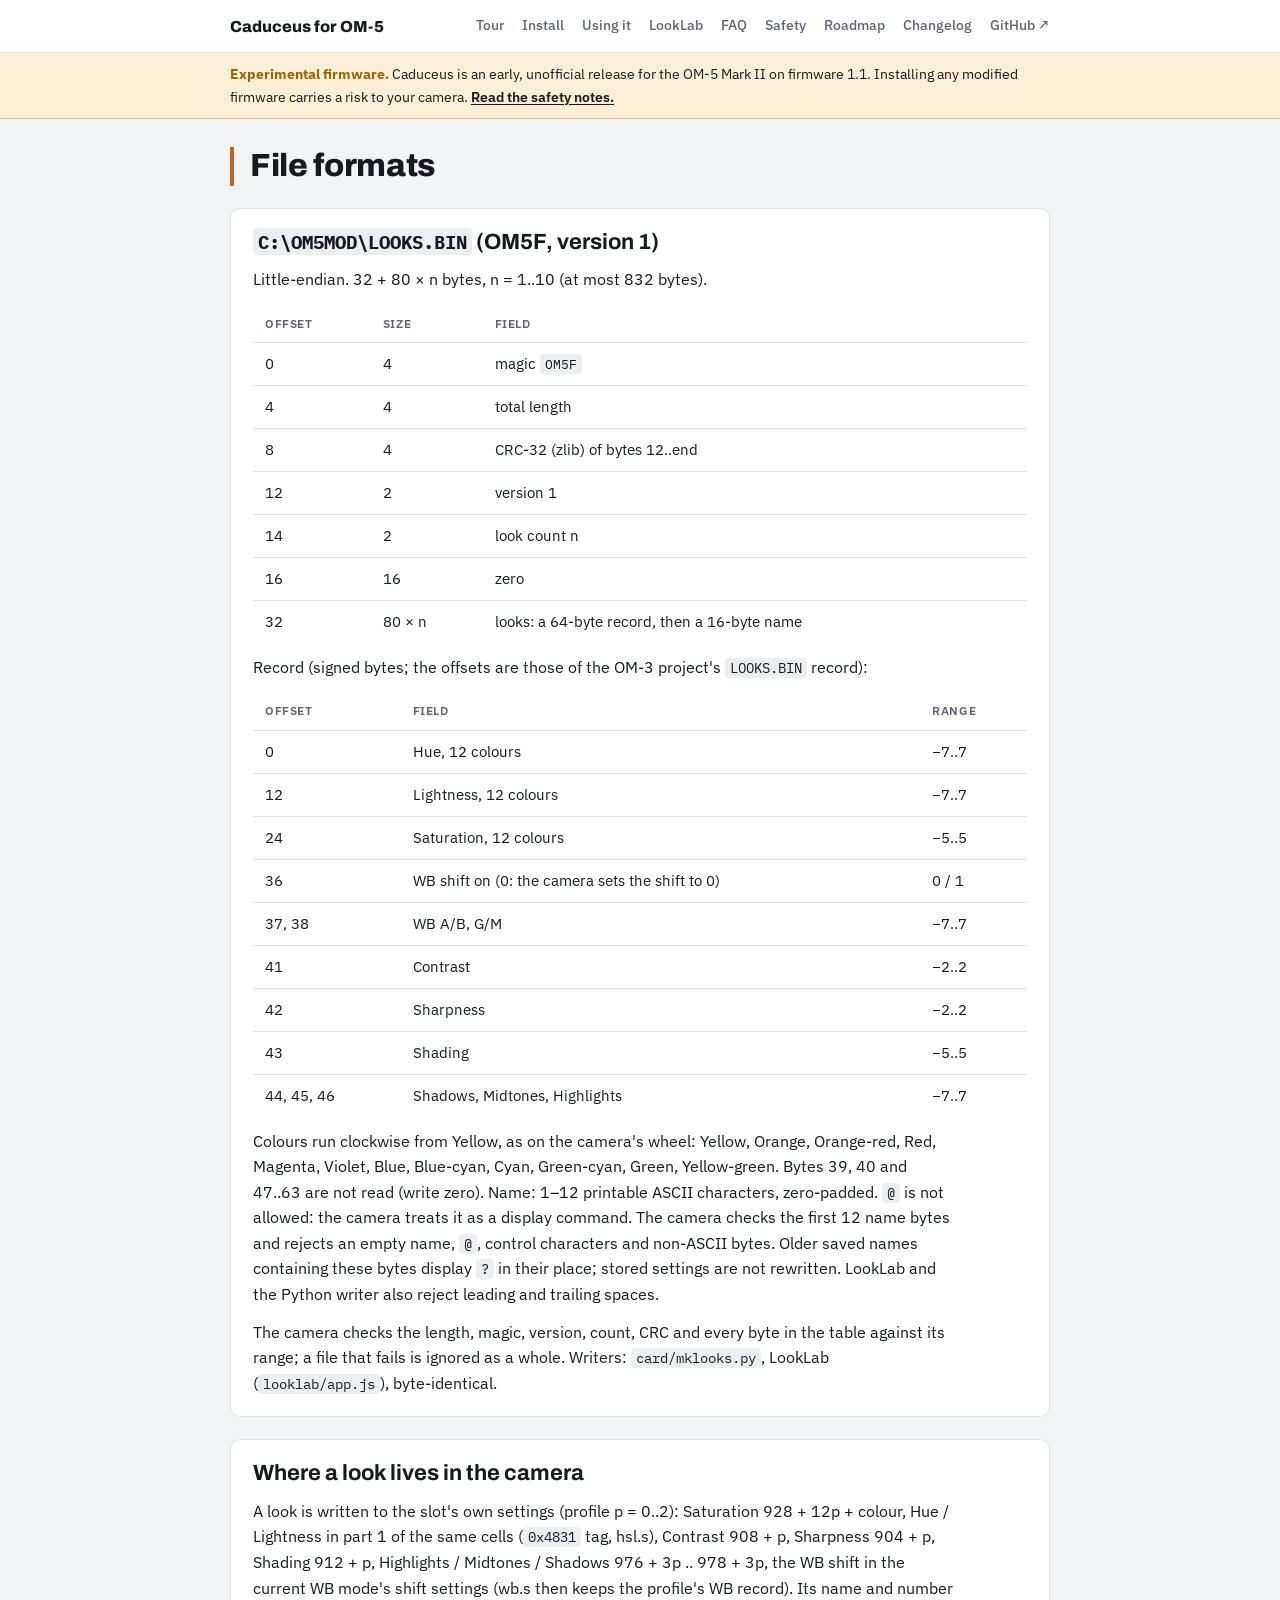
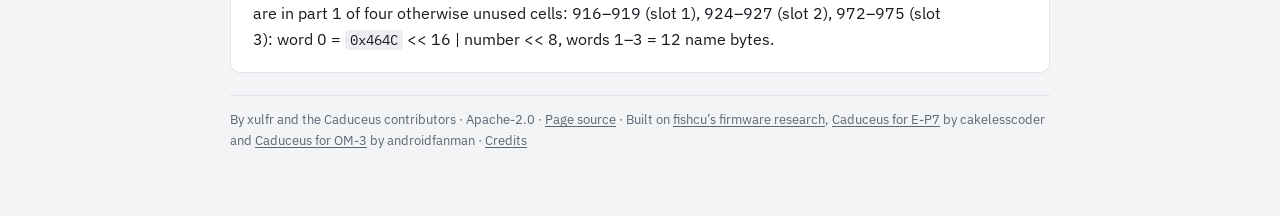
<file: pages/formats/index.html>
<!doctype html>
<html lang="en"><head><meta charset="utf-8">
<meta name="viewport" content="width=device-width, initial-scale=1">
<title>File formats · Caduceus for OM-5</title>
<link rel="preconnect" href="https://fonts.googleapis.com">
<link href="https://fonts.googleapis.com/css2?family=Archivo:wght@500;700;800&family=IBM+Plex+Sans:wght@400;500;600;700&family=IBM+Plex+Mono:wght@400;500&display=swap" rel="stylesheet">
<link rel="stylesheet" href="../site/doc.css"></head><body>
<a class="skip" href="#content">Skip to content</a>
<nav class="topnav" aria-label="Main"><div class="in">
  <a class="brand" href="../../">Caduceus for OM-5</a>
  <a class="tab" href="../../">Tour</a>
  <a class="tab" href="../install/">Install</a>
  <a class="tab" href="../using/">Using it</a>
  <a class="tab" href="../../looklab/">LookLab</a>
  <a class="tab" href="../faq/">FAQ</a>
  <a class="tab" href="../safety/">Safety</a>
  <a class="tab" href="../roadmap/">Roadmap</a>
  <a class="tab" href="../changelog/">Changelog</a>
  <a class="tab" href="https://github.com/xulfr/caduceus-om5">GitHub ↗</a>
</div></nav>
<div class="banner"><strong>Experimental firmware.</strong> Caduceus is an early, unofficial release for the OM-5 Mark II on firmware 1.1. Installing any modified firmware carries a risk to your camera. <a href="../safety/">Read the safety notes.</a></div>
<main class="wrap" id="content">
<div class="lead">
<h1 id="file-formats">File formats</h1>
</div>
<section class="card">
<h2 id="com5modlooksbin-om5f-version-1"><code>C:\OM5MOD\LOOKS.BIN</code> (OM5F, version 1)</h2>
<p>Little-endian. 32 + 80 × n bytes, n = 1..10 (at most 832 bytes).</p>
<div class="tablewrap"><table>
<thead>
<tr>
<th>Offset</th>
<th>Size</th>
<th>Field</th>
</tr>
</thead>
<tbody>
<tr>
<td>0</td>
<td>4</td>
<td>magic <code>OM5F</code></td>
</tr>
<tr>
<td>4</td>
<td>4</td>
<td>total length</td>
</tr>
<tr>
<td>8</td>
<td>4</td>
<td>CRC-32 (zlib) of bytes 12..end</td>
</tr>
<tr>
<td>12</td>
<td>2</td>
<td>version 1</td>
</tr>
<tr>
<td>14</td>
<td>2</td>
<td>look count n</td>
</tr>
<tr>
<td>16</td>
<td>16</td>
<td>zero</td>
</tr>
<tr>
<td>32</td>
<td>80 × n</td>
<td>looks: a 64-byte record, then a 16-byte name</td>
</tr>
</tbody>
</table></div>
<p>Record (signed bytes; the offsets are those of the OM-3 project's <code>LOOKS.BIN</code> record):</p>
<div class="tablewrap"><table>
<thead>
<tr>
<th>Offset</th>
<th>Field</th>
<th>Range</th>
</tr>
</thead>
<tbody>
<tr>
<td>0</td>
<td>Hue, 12 colours</td>
<td>−7..7</td>
</tr>
<tr>
<td>12</td>
<td>Lightness, 12 colours</td>
<td>−7..7</td>
</tr>
<tr>
<td>24</td>
<td>Saturation, 12 colours</td>
<td>−5..5</td>
</tr>
<tr>
<td>36</td>
<td>WB shift on (0: the camera sets the shift to 0)</td>
<td>0 / 1</td>
</tr>
<tr>
<td>37, 38</td>
<td>WB A/B, G/M</td>
<td>−7..7</td>
</tr>
<tr>
<td>41</td>
<td>Contrast</td>
<td>−2..2</td>
</tr>
<tr>
<td>42</td>
<td>Sharpness</td>
<td>−2..2</td>
</tr>
<tr>
<td>43</td>
<td>Shading</td>
<td>−5..5</td>
</tr>
<tr>
<td>44, 45, 46</td>
<td>Shadows, Midtones, Highlights</td>
<td>−7..7</td>
</tr>
</tbody>
</table></div>
<p>Colours run clockwise from Yellow, as on the camera's wheel: Yellow, Orange, Orange-red, Red, Magenta, Violet,
Blue, Blue-cyan, Cyan, Green-cyan, Green, Yellow-green. Bytes 39, 40 and 47..63 are not read (write zero).
Name: 1–12 printable ASCII characters, zero-padded. <code>@</code> is not allowed: the camera treats it as a display
command. The camera checks the first 12 name bytes and rejects an empty name, <code>@</code>, control characters and
non-ASCII bytes. Older saved names containing these bytes display <code>?</code> in their place; stored settings are
not rewritten. LookLab and the Python writer also reject leading and trailing spaces.</p>
<p>The camera checks the length, magic, version, count, CRC and every byte in the table against its range; a file
that fails is ignored as a whole. Writers: <code>card/mklooks.py</code>, LookLab (<code>looklab/app.js</code>), byte-identical.</p>
</section>
<section class="card">
<h2 id="where-a-look-lives-in-the-camera">Where a look lives in the camera</h2>
<p>A look is written to the slot's own settings (profile p = 0..2): Saturation 928 + 12p + colour, Hue / Lightness in
part 1 of the same cells (<code>0x4831</code> tag, hsl.s), Contrast 908 + p, Sharpness 904 + p, Shading 912 + p, Highlights /
Midtones / Shadows 976 + 3p .. 978 + 3p, the WB shift in the current WB mode's shift settings (wb.s then keeps the
profile's WB record). Its name and number are in part 1 of four otherwise unused cells: 916–919 (slot 1), 924–927
(slot 2), 972–975 (slot 3): word 0 = <code>0x464C</code> &lt;&lt; 16 | number &lt;&lt; 8, words 1–3 = 12 name bytes.</p>
</section>
<footer>By xulfr and the Caduceus contributors · Apache-2.0 · <a href="https://github.com/xulfr/caduceus-om5/blob/main/docs/FORMATS.md">Page source</a> · Built on <a href="https://github.com/fishcu/oly_fw_analysis">fishcu’s firmware research</a>, <a href="https://github.com/cakelesscoder/caduceus-ep7">Caduceus for E-P7</a> by cakelesscoder and <a href="https://github.com/androidfanman/caduceus-om3">Caduceus for OM-3</a> by androidfanman · <a href="../../#credits">Credits</a></footer>
</main>
</body></html>
</file>
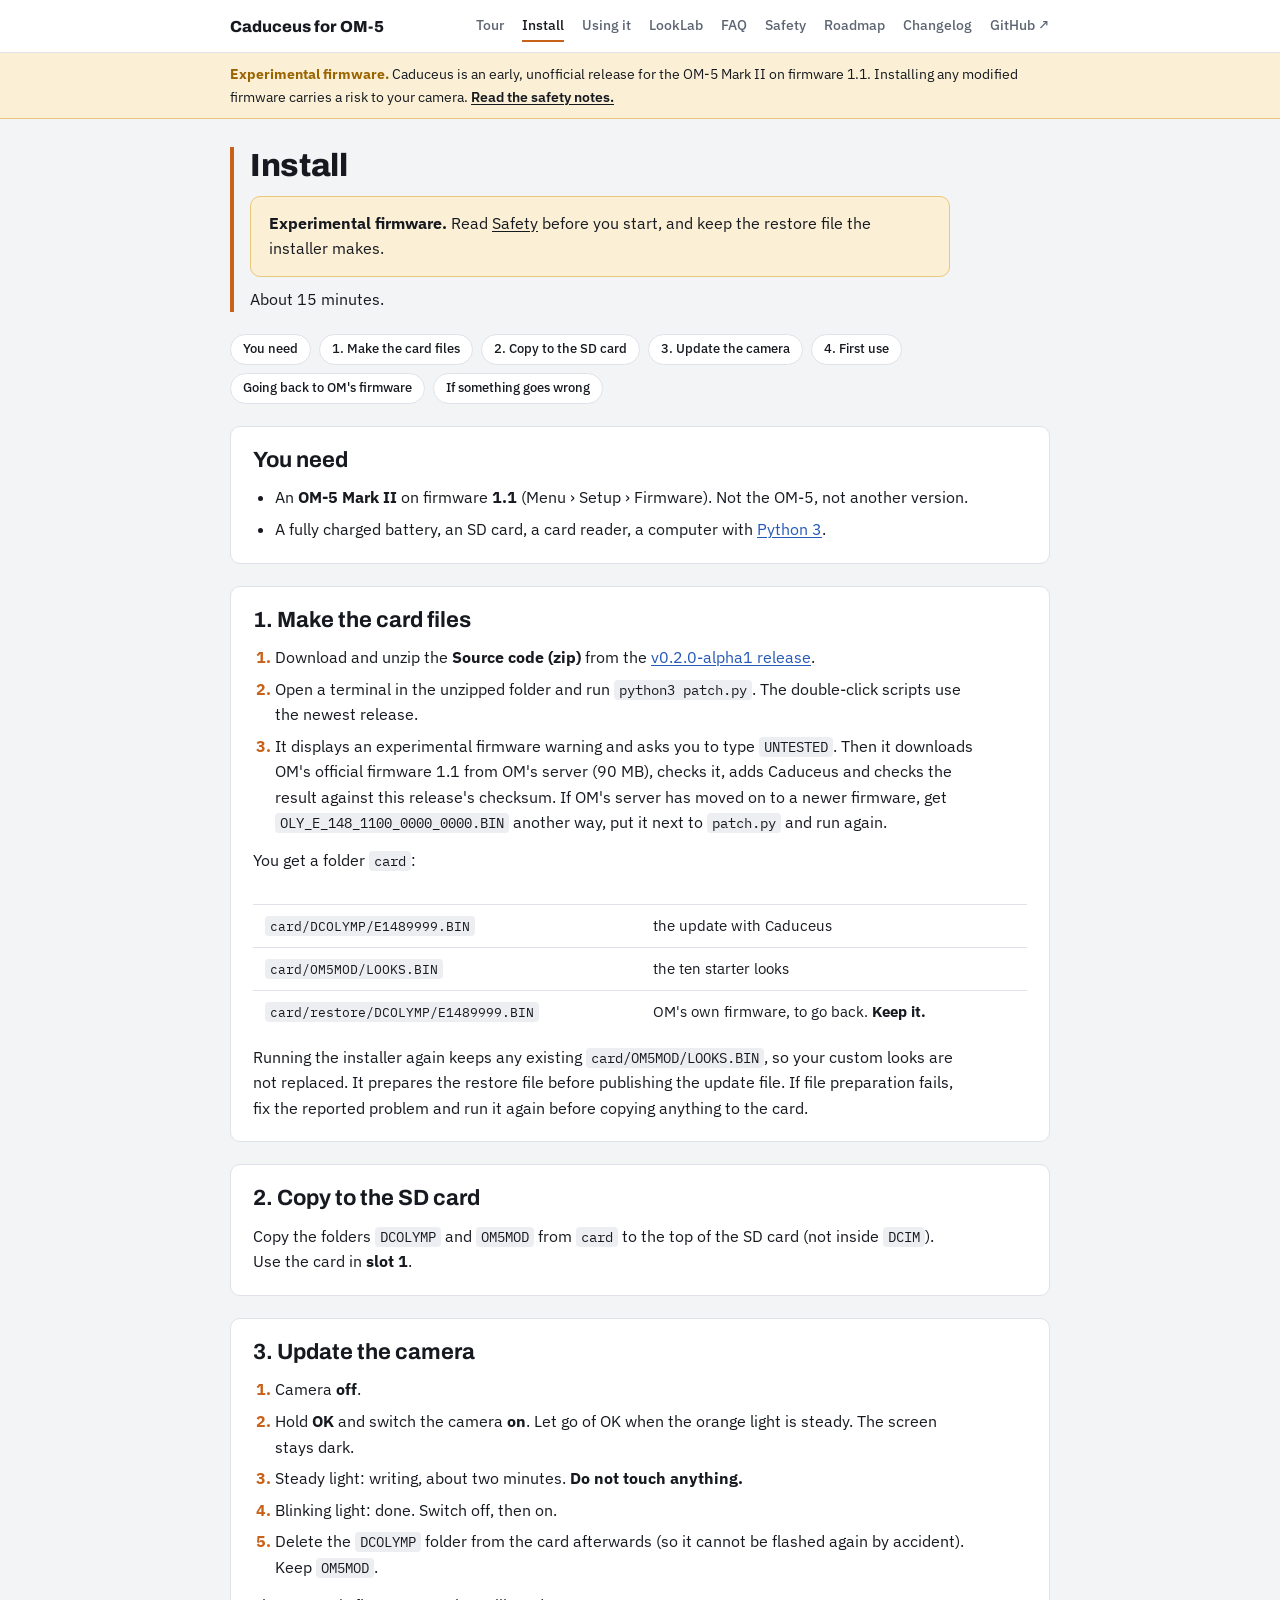
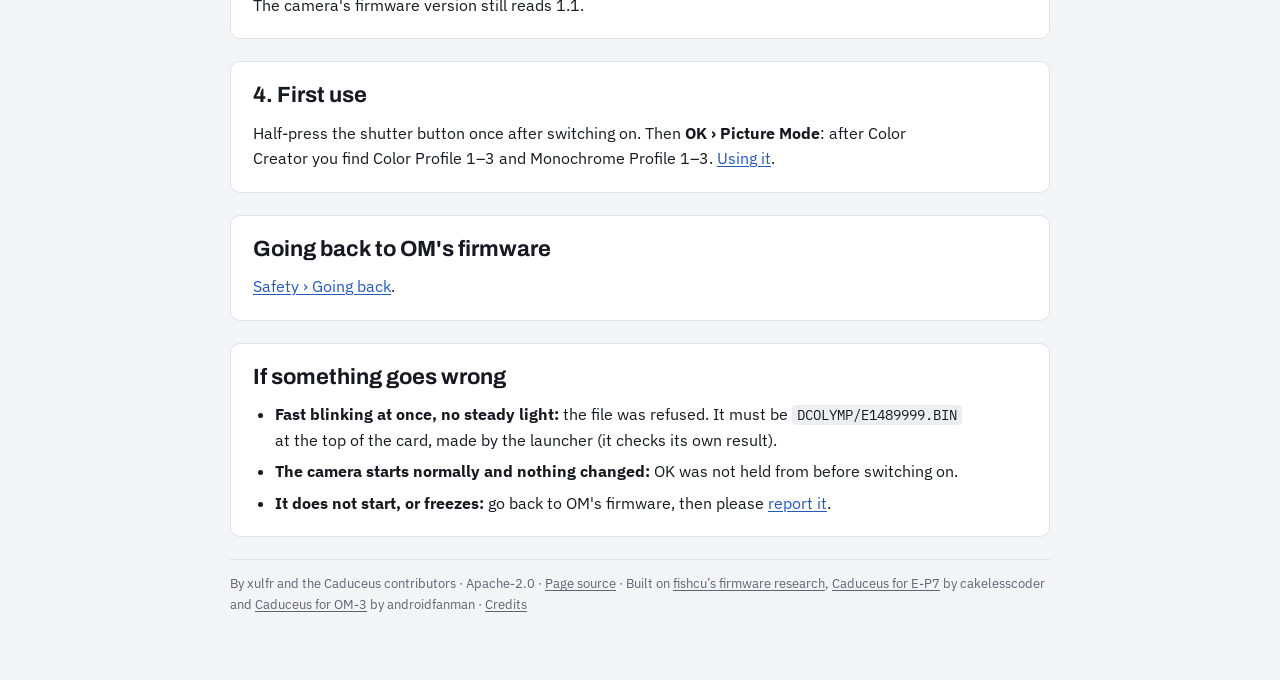
<file: pages/install/index.html>
<!doctype html>
<html lang="en"><head><meta charset="utf-8">
<meta name="viewport" content="width=device-width, initial-scale=1">
<title>Install · Caduceus for OM-5</title>
<link rel="preconnect" href="https://fonts.googleapis.com">
<link href="https://fonts.googleapis.com/css2?family=Archivo:wght@500;700;800&family=IBM+Plex+Sans:wght@400;500;600;700&family=IBM+Plex+Mono:wght@400;500&display=swap" rel="stylesheet">
<link rel="stylesheet" href="../site/doc.css"></head><body>
<a class="skip" href="#content">Skip to content</a>
<nav class="topnav" aria-label="Main"><div class="in">
  <a class="brand" href="../../">Caduceus for OM-5</a>
  <a class="tab" href="../../">Tour</a>
  <a class="tab" href="../install/" aria-current="page">Install</a>
  <a class="tab" href="../using/">Using it</a>
  <a class="tab" href="../../looklab/">LookLab</a>
  <a class="tab" href="../faq/">FAQ</a>
  <a class="tab" href="../safety/">Safety</a>
  <a class="tab" href="../roadmap/">Roadmap</a>
  <a class="tab" href="../changelog/">Changelog</a>
  <a class="tab" href="https://github.com/xulfr/caduceus-om5">GitHub ↗</a>
</div></nav>
<div class="banner"><strong>Experimental firmware.</strong> Caduceus is an early, unofficial release for the OM-5 Mark II on firmware 1.1. Installing any modified firmware carries a risk to your camera. <a href="../safety/">Read the safety notes.</a></div>
<main class="wrap" id="content">
<div class="lead">
<h1 id="install">Install</h1>
<blockquote>
<p><strong>Experimental firmware.</strong> Read <a href="../safety/">Safety</a> before you start, and keep the restore file the installer makes.</p>
</blockquote>
<p>About 15 minutes.</p>
</div>
<nav class="toc" aria-label="On this page"><a href="#you-need">You need</a><a href="#1-make-the-card-files">1. Make the card files</a><a href="#2-copy-to-the-sd-card">2. Copy to the SD card</a><a href="#3-update-the-camera">3. Update the camera</a><a href="#4-first-use">4. First use</a><a href="#going-back-to-oms-firmware">Going back to OM's firmware</a><a href="#if-something-goes-wrong">If something goes wrong</a></nav>
<section class="card">
<h2 id="you-need">You need</h2>
<ul>
<li>An <strong>OM-5 Mark II</strong> on firmware <strong>1.1</strong> (Menu › Setup › Firmware). Not the OM-5, not another version.</li>
<li>A fully charged battery, an SD card, a card reader, a computer with <a href="https://www.python.org/downloads/">Python 3</a>.</li>
</ul>
</section>
<section class="card">
<h2 id="1-make-the-card-files">1. Make the card files</h2>
<ol>
<li>Download and unzip the <strong>Source code (zip)</strong> from the <a href="https://github.com/xulfr/caduceus-om5/releases/tag/v0.2.0-alpha1">v0.2.0-alpha1 release</a>.</li>
<li>Open a terminal in the unzipped folder and run <code>python3 patch.py</code>.
   The double-click scripts use the newest release.</li>
<li>It displays an experimental firmware warning and asks you to type <code>UNTESTED</code>. Then it downloads OM's official firmware 1.1
   from OM's server (90 MB), checks it, adds Caduceus and checks the result against this release's checksum.
   If OM's server has moved on to a newer firmware, get <code>OLY_E_148_1100_0000_0000.BIN</code> another way, put it next to
   <code>patch.py</code> and run again.</li>
</ol>
<p>You get a folder <code>card</code>:</p>
<div class="tablewrap"><table>
<thead>
<tr>
<th></th>
<th></th>
</tr>
</thead>
<tbody>
<tr>
<td><code>card/DCOLYMP/E1489999.BIN</code></td>
<td>the update with Caduceus</td>
</tr>
<tr>
<td><code>card/OM5MOD/LOOKS.BIN</code></td>
<td>the ten starter looks</td>
</tr>
<tr>
<td><code>card/restore/DCOLYMP/E1489999.BIN</code></td>
<td>OM's own firmware, to go back. <strong>Keep it.</strong></td>
</tr>
</tbody>
</table></div>
<p>Running the installer again keeps any existing <code>card/OM5MOD/LOOKS.BIN</code>, so your custom looks are not replaced.
It prepares the restore file before publishing the update file. If file preparation fails, fix the reported
problem and run it again before copying anything to the card.</p>
</section>
<section class="card">
<h2 id="2-copy-to-the-sd-card">2. Copy to the SD card</h2>
<p>Copy the folders <code>DCOLYMP</code> and <code>OM5MOD</code> from <code>card</code> to the top of the SD card (not inside <code>DCIM</code>).
Use the card in <strong>slot 1</strong>.</p>
</section>
<section class="card">
<h2 id="3-update-the-camera">3. Update the camera</h2>
<ol>
<li>Camera <strong>off</strong>.</li>
<li>Hold <strong>OK</strong> and switch the camera <strong>on</strong>. Let go of OK when the orange light is steady. The screen stays dark.</li>
<li>Steady light: writing, about two minutes. <strong>Do not touch anything.</strong></li>
<li>Blinking light: done. Switch off, then on.</li>
<li>Delete the <code>DCOLYMP</code> folder from the card afterwards (so it cannot be flashed again by accident). Keep <code>OM5MOD</code>.</li>
</ol>
<p>The camera's firmware version still reads 1.1.</p>
</section>
<section class="card">
<h2 id="4-first-use">4. First use</h2>
<p>Half-press the shutter button once after switching on. Then <strong>OK › Picture Mode</strong>: after Color Creator you find
Color Profile 1–3 and Monochrome Profile 1–3. <a href="../using/">Using it</a>.</p>
</section>
<section class="card">
<h2 id="going-back-to-oms-firmware">Going back to OM's firmware</h2>
<p><a href="../safety/#going-back-to-oms-firmware">Safety › Going back</a>.</p>
</section>
<section class="card">
<h2 id="if-something-goes-wrong">If something goes wrong</h2>
<ul>
<li><strong>Fast blinking at once, no steady light:</strong> the file was refused. It must be <code>DCOLYMP/E1489999.BIN</code> at the top of
  the card, made by the launcher (it checks its own result).</li>
<li><strong>The camera starts normally and nothing changed:</strong> OK was not held from before switching on.</li>
<li><strong>It does not start, or freezes:</strong> go back to OM's firmware, then please <a href="https://github.com/xulfr/caduceus-om5/issues">report it</a>.</li>
</ul>
</section>
<footer>By xulfr and the Caduceus contributors · Apache-2.0 · <a href="https://github.com/xulfr/caduceus-om5/blob/main/docs/INSTALL.md">Page source</a> · Built on <a href="https://github.com/fishcu/oly_fw_analysis">fishcu’s firmware research</a>, <a href="https://github.com/cakelesscoder/caduceus-ep7">Caduceus for E-P7</a> by cakelesscoder and <a href="https://github.com/androidfanman/caduceus-om3">Caduceus for OM-3</a> by androidfanman · <a href="../../#credits">Credits</a></footer>
</main>
</body></html>
</file>
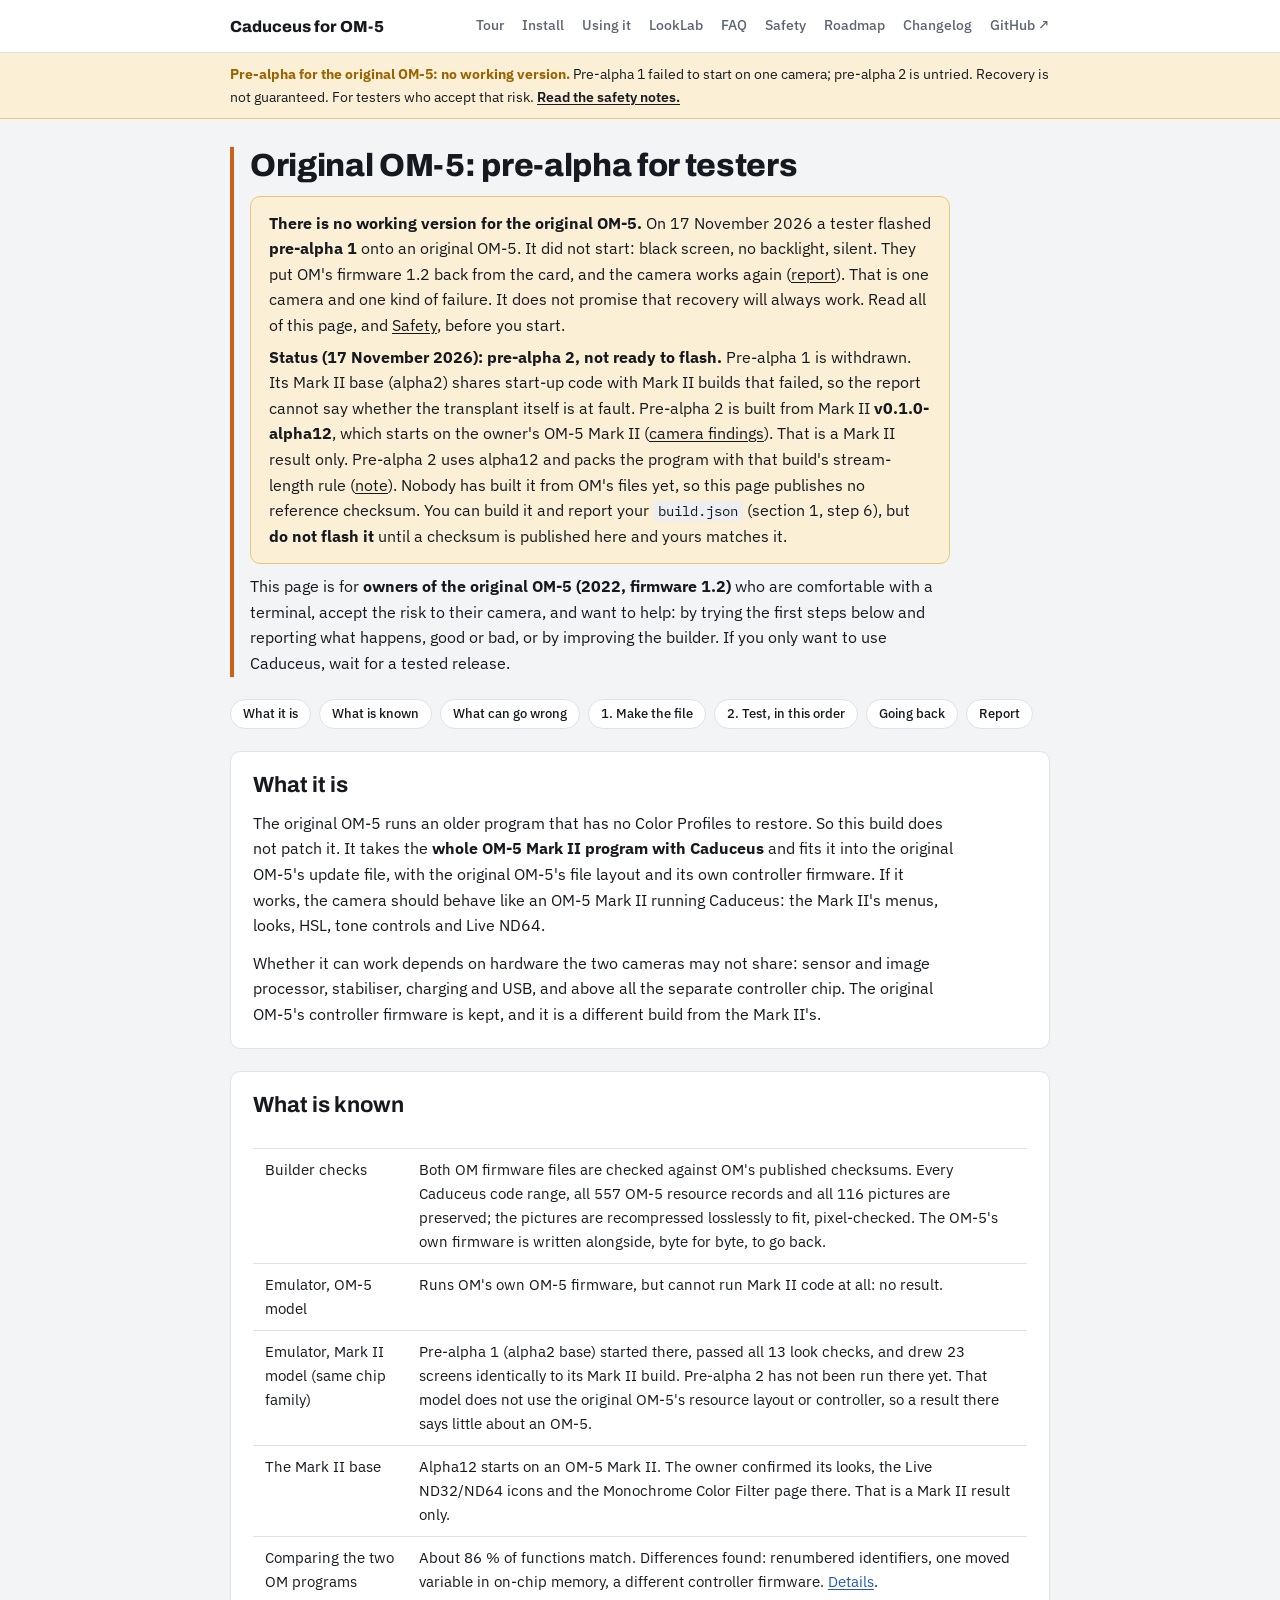
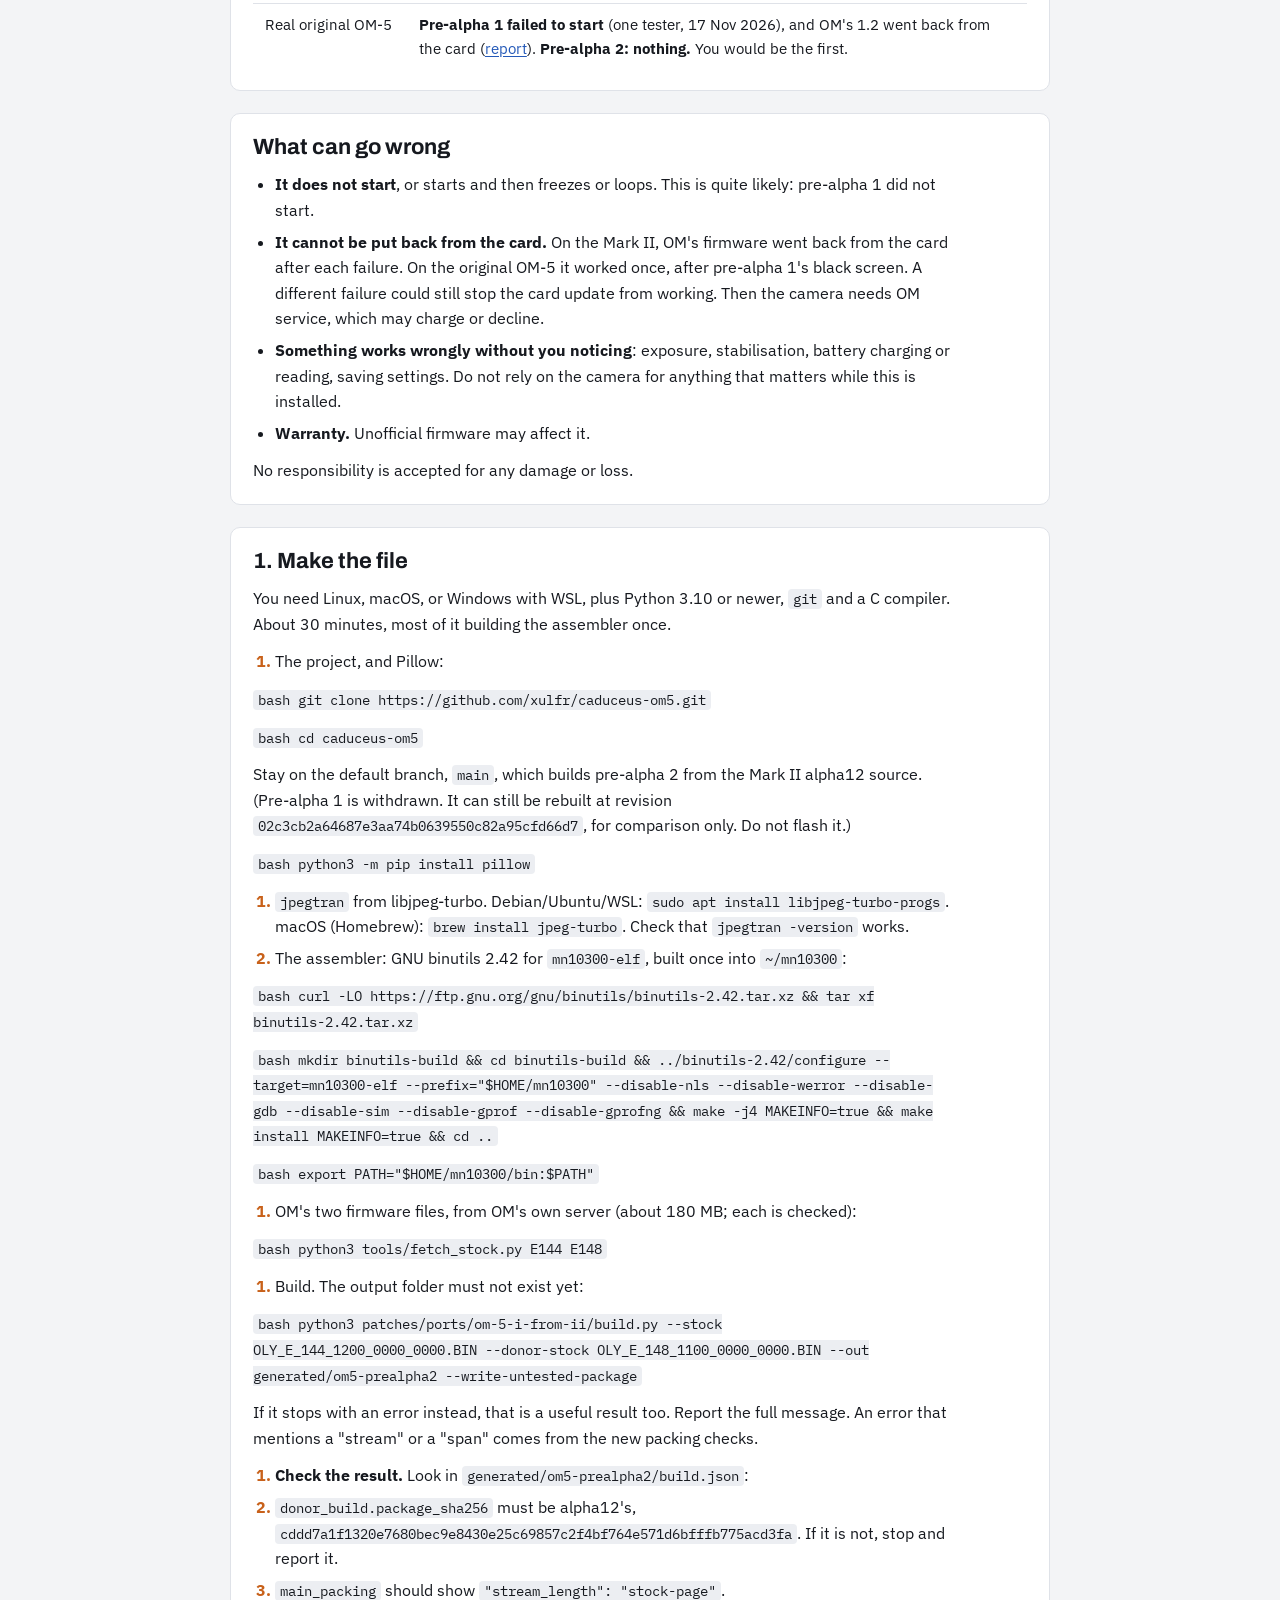
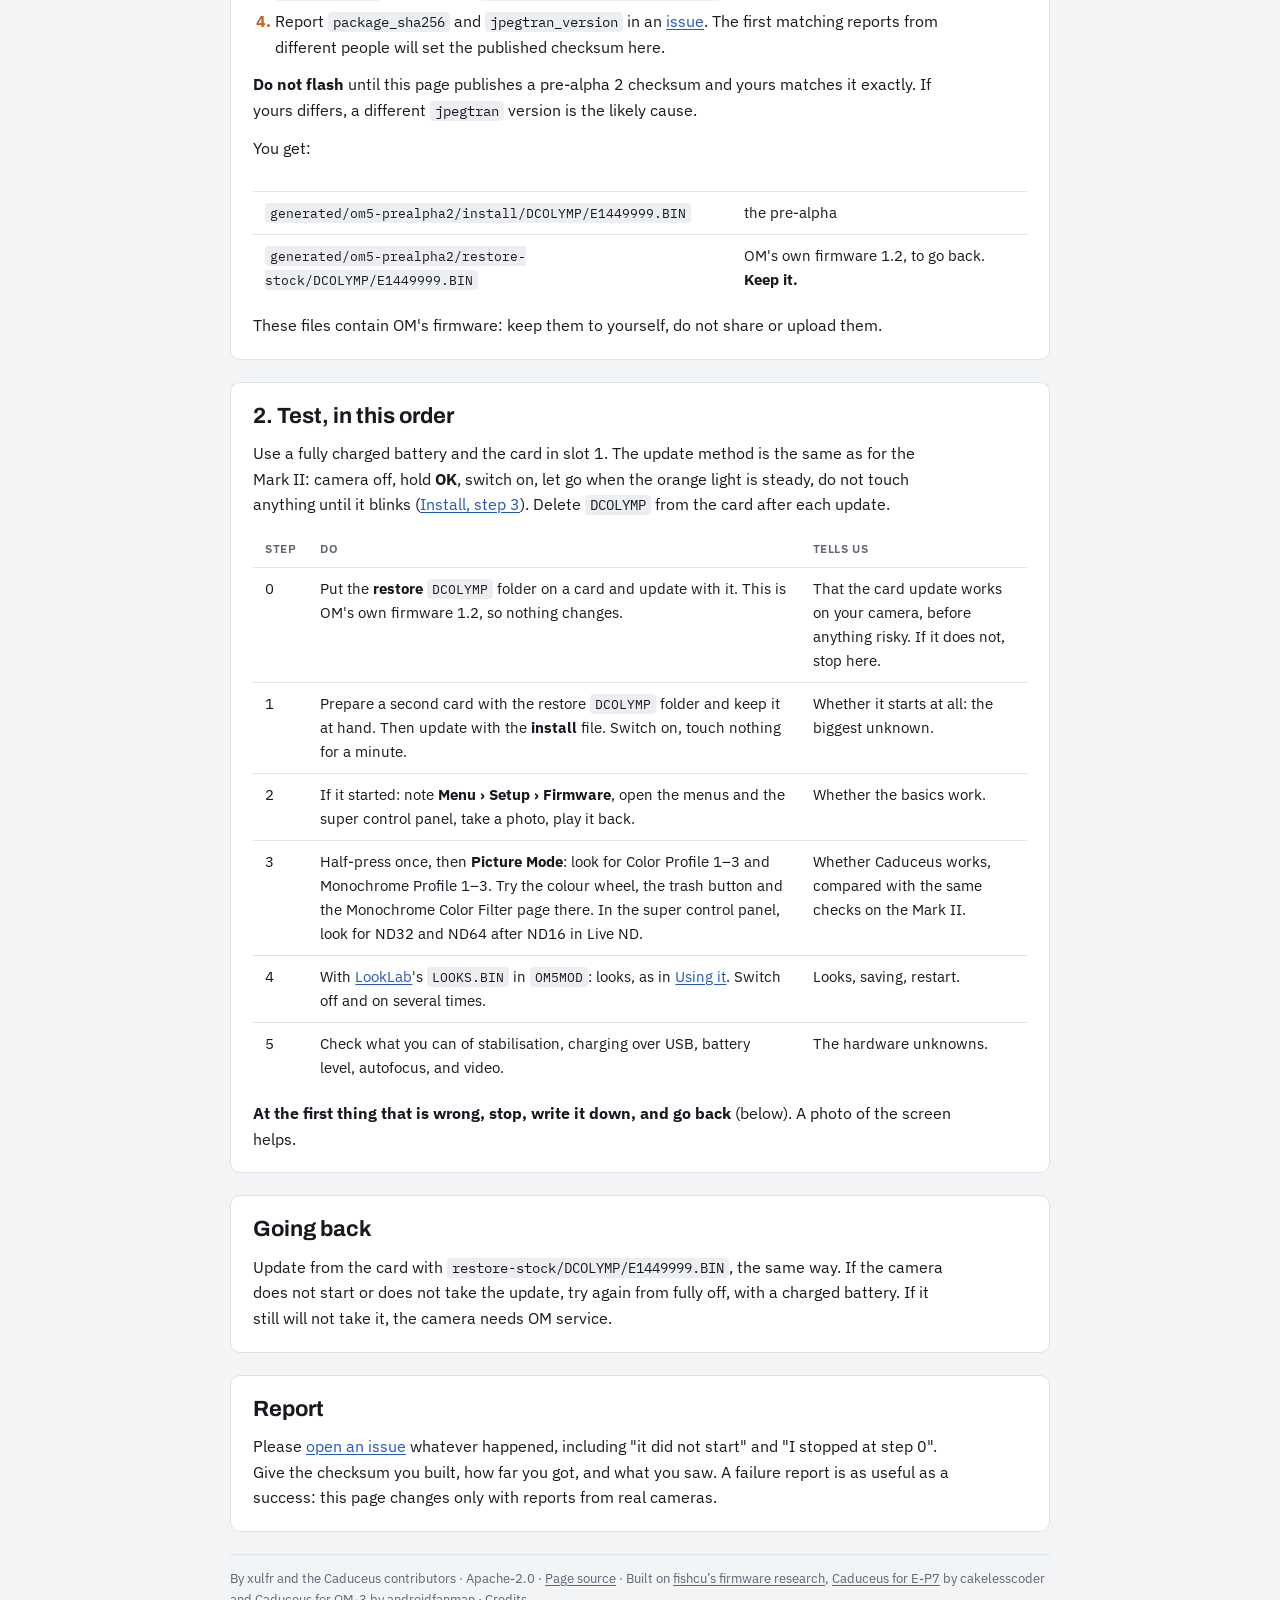
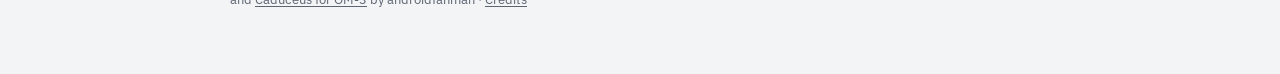
<file: pages/om5-prealpha/index.html>
<!doctype html>
<html lang="en"><head><meta charset="utf-8">
<meta name="viewport" content="width=device-width, initial-scale=1">
<title>Original OM-5: pre-alpha for testers · Caduceus for OM-5</title>
<link rel="preconnect" href="https://fonts.googleapis.com">
<link href="https://fonts.googleapis.com/css2?family=Archivo:wght@500;700;800&family=IBM+Plex+Sans:wght@400;500;600;700&family=IBM+Plex+Mono:wght@400;500&display=swap" rel="stylesheet">
<link rel="stylesheet" href="../site/doc.css"></head><body>
<a class="skip" href="#content">Skip to content</a>
<nav class="topnav" aria-label="Main"><div class="in">
  <a class="brand" href="../../">Caduceus for OM-5</a>
  <a class="tab" href="../../">Tour</a>
  <a class="tab" href="../install/">Install</a>
  <a class="tab" href="../using/">Using it</a>
  <a class="tab" href="../../looklab/">LookLab</a>
  <a class="tab" href="../faq/">FAQ</a>
  <a class="tab" href="../safety/">Safety</a>
  <a class="tab" href="../roadmap/">Roadmap</a>
  <a class="tab" href="../changelog/">Changelog</a>
  <a class="tab" href="https://github.com/xulfr/caduceus-om5">GitHub ↗</a>
</div></nav>
<div class="banner"><strong>Pre-alpha for the original OM-5: no working version.</strong> Pre-alpha 1 failed to start on one camera; pre-alpha 2 is untried. Recovery is not guaranteed. For testers who accept that risk. <a href="../safety/">Read the safety notes.</a></div>
<main class="wrap" id="content">
<div class="lead">
<h1 id="original-om-5-pre-alpha-for-testers">Original OM-5: pre-alpha for testers</h1>
<blockquote>
<p><strong>There is no working version for the original OM-5.</strong> On 17 November 2026 a tester flashed <strong>pre-alpha 1</strong> onto
an original OM-5. It did not start: black screen, no backlight, silent. They put OM's firmware 1.2 back from the
card, and the camera works again (<a href="https://github.com/xulfr/caduceus-om5/blob/main/research/OM5I-PREALPHA1-CAMERA-2026-11-17.md">report</a>). That is one camera and one kind of failure. It does not
promise that recovery will always work. Read all of this page, and <a href="../safety/">Safety</a>, before you start.</p>
<p><strong>Status (17 November 2026): pre-alpha 2, not ready to flash.</strong> Pre-alpha 1 is withdrawn. Its Mark II base
(alpha2) shares start-up code with Mark II builds that failed, so the report cannot say whether the transplant
itself is at fault. Pre-alpha 2 is built from Mark II <strong>v0.1.0-alpha12</strong>, which starts on the owner's OM-5 Mark II
(<a href="https://github.com/xulfr/caduceus-om5/blob/main/releases/v0.1.0-alpha12/README.md">camera findings</a>). That is a Mark II result only. Pre-alpha 2 uses alpha12 and packs the program
with that build's stream-length rule (<a href="https://github.com/xulfr/caduceus-om5/blob/main/research/OM5II-STREAM-LENGTH-2026-11-15.md">note</a>). Nobody has built
it from OM's files yet, so this page publishes no reference checksum. You can build it and report your
<code>build.json</code> (section 1, step 6), but <strong>do not flash it</strong> until a checksum is published here and yours matches it.</p>
</blockquote>
<p>This page is for <strong>owners of the original OM-5 (2022, firmware 1.2)</strong> who are comfortable with a terminal, accept the
risk to their camera, and want to help: by trying the first steps below and reporting what happens, good or bad, or
by improving the builder. If you only want to use Caduceus, wait for a tested release.</p>
</div>
<nav class="toc" aria-label="On this page"><a href="#what-it-is">What it is</a><a href="#what-is-known">What is known</a><a href="#what-can-go-wrong">What can go wrong</a><a href="#1-make-the-file">1. Make the file</a><a href="#2-test-in-this-order">2. Test, in this order</a><a href="#going-back">Going back</a><a href="#report">Report</a></nav>
<section class="card">
<h2 id="what-it-is">What it is</h2>
<p>The original OM-5 runs an older program that has no Color Profiles to restore. So this build does not patch it.
It takes the <strong>whole OM-5 Mark II program with Caduceus</strong> and fits it into the original OM-5's update file, with
the original OM-5's file layout and its own controller firmware. If it works, the camera should behave like an
OM-5 Mark II running Caduceus: the Mark II's menus, looks, HSL, tone controls and Live ND64.</p>
<p>Whether it can work depends on hardware the two cameras may not share: sensor and image processor, stabiliser,
charging and USB, and above all the separate controller chip. The original OM-5's controller firmware is kept, and
it is a different build from the Mark II's.</p>
</section>
<section class="card">
<h2 id="what-is-known">What is known</h2>
<div class="tablewrap"><table>
<thead>
<tr>
<th></th>
<th></th>
</tr>
</thead>
<tbody>
<tr>
<td>Builder checks</td>
<td>Both OM firmware files are checked against OM's published checksums. Every Caduceus code range, all 557 OM-5 resource records and all 116 pictures are preserved; the pictures are recompressed losslessly to fit, pixel-checked. The OM-5's own firmware is written alongside, byte for byte, to go back.</td>
</tr>
<tr>
<td>Emulator, OM-5 model</td>
<td>Runs OM's own OM-5 firmware, but cannot run Mark II code at all: no result.</td>
</tr>
<tr>
<td>Emulator, Mark II model (same chip family)</td>
<td>Pre-alpha 1 (alpha2 base) started there, passed all 13 look checks, and drew 23 screens identically to its Mark II build. Pre-alpha 2 has not been run there yet. That model does not use the original OM-5's resource layout or controller, so a result there says little about an OM-5.</td>
</tr>
<tr>
<td>The Mark II base</td>
<td>Alpha12 starts on an OM-5 Mark II. The owner confirmed its looks, the Live ND32/ND64 icons and the Monochrome Color Filter page there. That is a Mark II result only.</td>
</tr>
<tr>
<td>Comparing the two OM programs</td>
<td>About 86 % of functions match. Differences found: renumbered identifiers, one moved variable in on-chip memory, a different controller firmware. <a href="https://github.com/xulfr/caduceus-om5/blob/main/research/OM5I-TRANSPLANT-EMULATOR-AND-STATIC-2026-11-14.md">Details</a>.</td>
</tr>
<tr>
<td>Real original OM-5</td>
<td><strong>Pre-alpha 1 failed to start</strong> (one tester, 17 Nov 2026), and OM's 1.2 went back from the card (<a href="https://github.com/xulfr/caduceus-om5/blob/main/research/OM5I-PREALPHA1-CAMERA-2026-11-17.md">report</a>). <strong>Pre-alpha 2: nothing.</strong> You would be the first.</td>
</tr>
</tbody>
</table></div>
</section>
<section class="card">
<h2 id="what-can-go-wrong">What can go wrong</h2>
<ul>
<li><strong>It does not start</strong>, or starts and then freezes or loops. This is quite likely: pre-alpha 1 did not start.</li>
<li><strong>It cannot be put back from the card.</strong> On the Mark II, OM's firmware went back from the card after each
  failure. On the original OM-5 it worked once, after pre-alpha 1's black screen. A different failure could still
  stop the card update from working. Then the camera needs OM service, which may charge or decline.</li>
<li><strong>Something works wrongly without you noticing</strong>: exposure, stabilisation, battery charging or reading, saving
  settings. Do not rely on the camera for anything that matters while this is installed.</li>
<li><strong>Warranty.</strong> Unofficial firmware may affect it.</li>
</ul>
<p>No responsibility is accepted for any damage or loss.</p>
</section>
<section class="card">
<h2 id="1-make-the-file">1. Make the file</h2>
<p>You need Linux, macOS, or Windows with WSL, plus Python 3.10 or newer, <code>git</code> and a C compiler. About 30 minutes,
most of it building the assembler once.</p>
<ol>
<li>The project, and Pillow:</li>
</ol>
<p><code>bash
   git clone https://github.com/xulfr/caduceus-om5.git</code></p>
<p><code>bash
   cd caduceus-om5</code></p>
<p>Stay on the default branch, <code>main</code>, which builds pre-alpha 2 from the Mark II alpha12 source. (Pre-alpha 1 is
   withdrawn. It can still be rebuilt at revision <code>02c3cb2a64687e3aa74b0639550c82a95cfd66d7</code>, for comparison only.
   Do not flash it.)</p>
<p><code>bash
   python3 -m pip install pillow</code></p>
<ol>
<li>
<p><code>jpegtran</code> from libjpeg-turbo. Debian/Ubuntu/WSL: <code>sudo apt install libjpeg-turbo-progs</code>. macOS (Homebrew):
   <code>brew install jpeg-turbo</code>. Check that <code>jpegtran -version</code> works.</p>
</li>
<li>
<p>The assembler: GNU binutils 2.42 for <code>mn10300-elf</code>, built once into <code>~/mn10300</code>:</p>
</li>
</ol>
<p><code>bash
   curl -LO https://ftp.gnu.org/gnu/binutils/binutils-2.42.tar.xz &amp;&amp; tar xf binutils-2.42.tar.xz</code></p>
<p><code>bash
   mkdir binutils-build &amp;&amp; cd binutils-build &amp;&amp; ../binutils-2.42/configure --target=mn10300-elf --prefix="$HOME/mn10300" --disable-nls --disable-werror --disable-gdb --disable-sim --disable-gprof --disable-gprofng &amp;&amp; make -j4 MAKEINFO=true &amp;&amp; make install MAKEINFO=true &amp;&amp; cd ..</code></p>
<p><code>bash
   export PATH="$HOME/mn10300/bin:$PATH"</code></p>
<ol>
<li>OM's two firmware files, from OM's own server (about 180 MB; each is checked):</li>
</ol>
<p><code>bash
   python3 tools/fetch_stock.py E144 E148</code></p>
<ol>
<li>Build. The output folder must not exist yet:</li>
</ol>
<p><code>bash
   python3 patches/ports/om-5-i-from-ii/build.py --stock OLY_E_144_1200_0000_0000.BIN --donor-stock OLY_E_148_1100_0000_0000.BIN --out generated/om5-prealpha2 --write-untested-package</code></p>
<p>If it stops with an error instead, that is a useful result too. Report the full message. An error that mentions
   a "stream" or a "span" comes from the new packing checks.</p>
<ol>
<li>
<p><strong>Check the result.</strong> Look in <code>generated/om5-prealpha2/build.json</code>:</p>
</li>
<li>
<p><code>donor_build.package_sha256</code> must be alpha12's,
     <code>cddd7a1f1320e7680bec9e8430e25c69857c2f4bf764e571d6bfffb775acd3fa</code>. If it is not, stop and report it.</p>
</li>
<li><code>main_packing</code> should show <code>"stream_length": "stock-page"</code>.</li>
<li>Report <code>package_sha256</code> and <code>jpegtran_version</code> in an <a href="#report">issue</a>. The first matching reports from
     different people will set the published checksum here.</li>
</ol>
<p><strong>Do not flash</strong> until this page publishes a pre-alpha 2 checksum and yours matches it exactly. If yours differs,
   a different <code>jpegtran</code> version is the likely cause.</p>
<p>You get:</p>
<div class="tablewrap"><table>
<thead>
<tr>
<th></th>
<th></th>
</tr>
</thead>
<tbody>
<tr>
<td><code>generated/om5-prealpha2/install/DCOLYMP/E1449999.BIN</code></td>
<td>the pre-alpha</td>
</tr>
<tr>
<td><code>generated/om5-prealpha2/restore-stock/DCOLYMP/E1449999.BIN</code></td>
<td>OM's own firmware 1.2, to go back. <strong>Keep it.</strong></td>
</tr>
</tbody>
</table></div>
<p>These files contain OM's firmware: keep them to yourself, do not share or upload them.</p>
</section>
<section class="card">
<h2 id="2-test-in-this-order">2. Test, in this order</h2>
<p>Use a fully charged battery and the card in slot 1. The update method is the same as for the Mark II: camera off,
hold <strong>OK</strong>, switch on, let go when the orange light is steady, do not touch anything until it blinks
(<a href="../install/#3-update-the-camera">Install, step 3</a>). Delete <code>DCOLYMP</code> from the card after each update.</p>
<div class="tablewrap"><table>
<thead>
<tr>
<th>Step</th>
<th>Do</th>
<th>Tells us</th>
</tr>
</thead>
<tbody>
<tr>
<td>0</td>
<td>Put the <strong>restore</strong> <code>DCOLYMP</code> folder on a card and update with it. This is OM's own firmware 1.2, so nothing changes.</td>
<td>That the card update works on your camera, before anything risky. If it does not, stop here.</td>
</tr>
<tr>
<td>1</td>
<td>Prepare a second card with the restore <code>DCOLYMP</code> folder and keep it at hand. Then update with the <strong>install</strong> file. Switch on, touch nothing for a minute.</td>
<td>Whether it starts at all: the biggest unknown.</td>
</tr>
<tr>
<td>2</td>
<td>If it started: note <strong>Menu › Setup › Firmware</strong>, open the menus and the super control panel, take a photo, play it back.</td>
<td>Whether the basics work.</td>
</tr>
<tr>
<td>3</td>
<td>Half-press once, then <strong>Picture Mode</strong>: look for Color Profile 1–3 and Monochrome Profile 1–3. Try the colour wheel, the trash button and the Monochrome Color Filter page there. In the super control panel, look for ND32 and ND64 after ND16 in Live ND.</td>
<td>Whether Caduceus works, compared with the same checks on the Mark II.</td>
</tr>
<tr>
<td>4</td>
<td>With <a href="https://github.com/xulfr/caduceus-om5/blob/main/looklab">LookLab</a>'s <code>LOOKS.BIN</code> in <code>OM5MOD</code>: looks, as in <a href="../using/#looks">Using it</a>. Switch off and on several times.</td>
<td>Looks, saving, restart.</td>
</tr>
<tr>
<td>5</td>
<td>Check what you can of stabilisation, charging over USB, battery level, autofocus, and video.</td>
<td>The hardware unknowns.</td>
</tr>
</tbody>
</table></div>
<p><strong>At the first thing that is wrong, stop, write it down, and go back</strong> (below). A photo of the screen helps.</p>
</section>
<section class="card">
<h2 id="going-back">Going back</h2>
<p>Update from the card with <code>restore-stock/DCOLYMP/E1449999.BIN</code>, the same way. If the camera does not start or does
not take the update, try again from fully off, with a charged battery. If it still will not take it, the camera
needs OM service.</p>
</section>
<section class="card">
<h2 id="report">Report</h2>
<p>Please <a href="https://github.com/xulfr/caduceus-om5/issues/new?template=camera-test.md">open an issue</a> whatever happened,
including "it did not start" and "I stopped at step 0". Give the checksum you built, how far you got, and what you
saw. A failure report is as useful as a success: this page changes only with reports from real cameras.</p>
</section>
<footer>By xulfr and the Caduceus contributors · Apache-2.0 · <a href="https://github.com/xulfr/caduceus-om5/blob/main/docs/OM5_PREALPHA.md">Page source</a> · Built on <a href="https://github.com/fishcu/oly_fw_analysis">fishcu’s firmware research</a>, <a href="https://github.com/cakelesscoder/caduceus-ep7">Caduceus for E-P7</a> by cakelesscoder and <a href="https://github.com/androidfanman/caduceus-om3">Caduceus for OM-3</a> by androidfanman · <a href="../../#credits">Credits</a></footer>
</main>
</body></html>
</file>
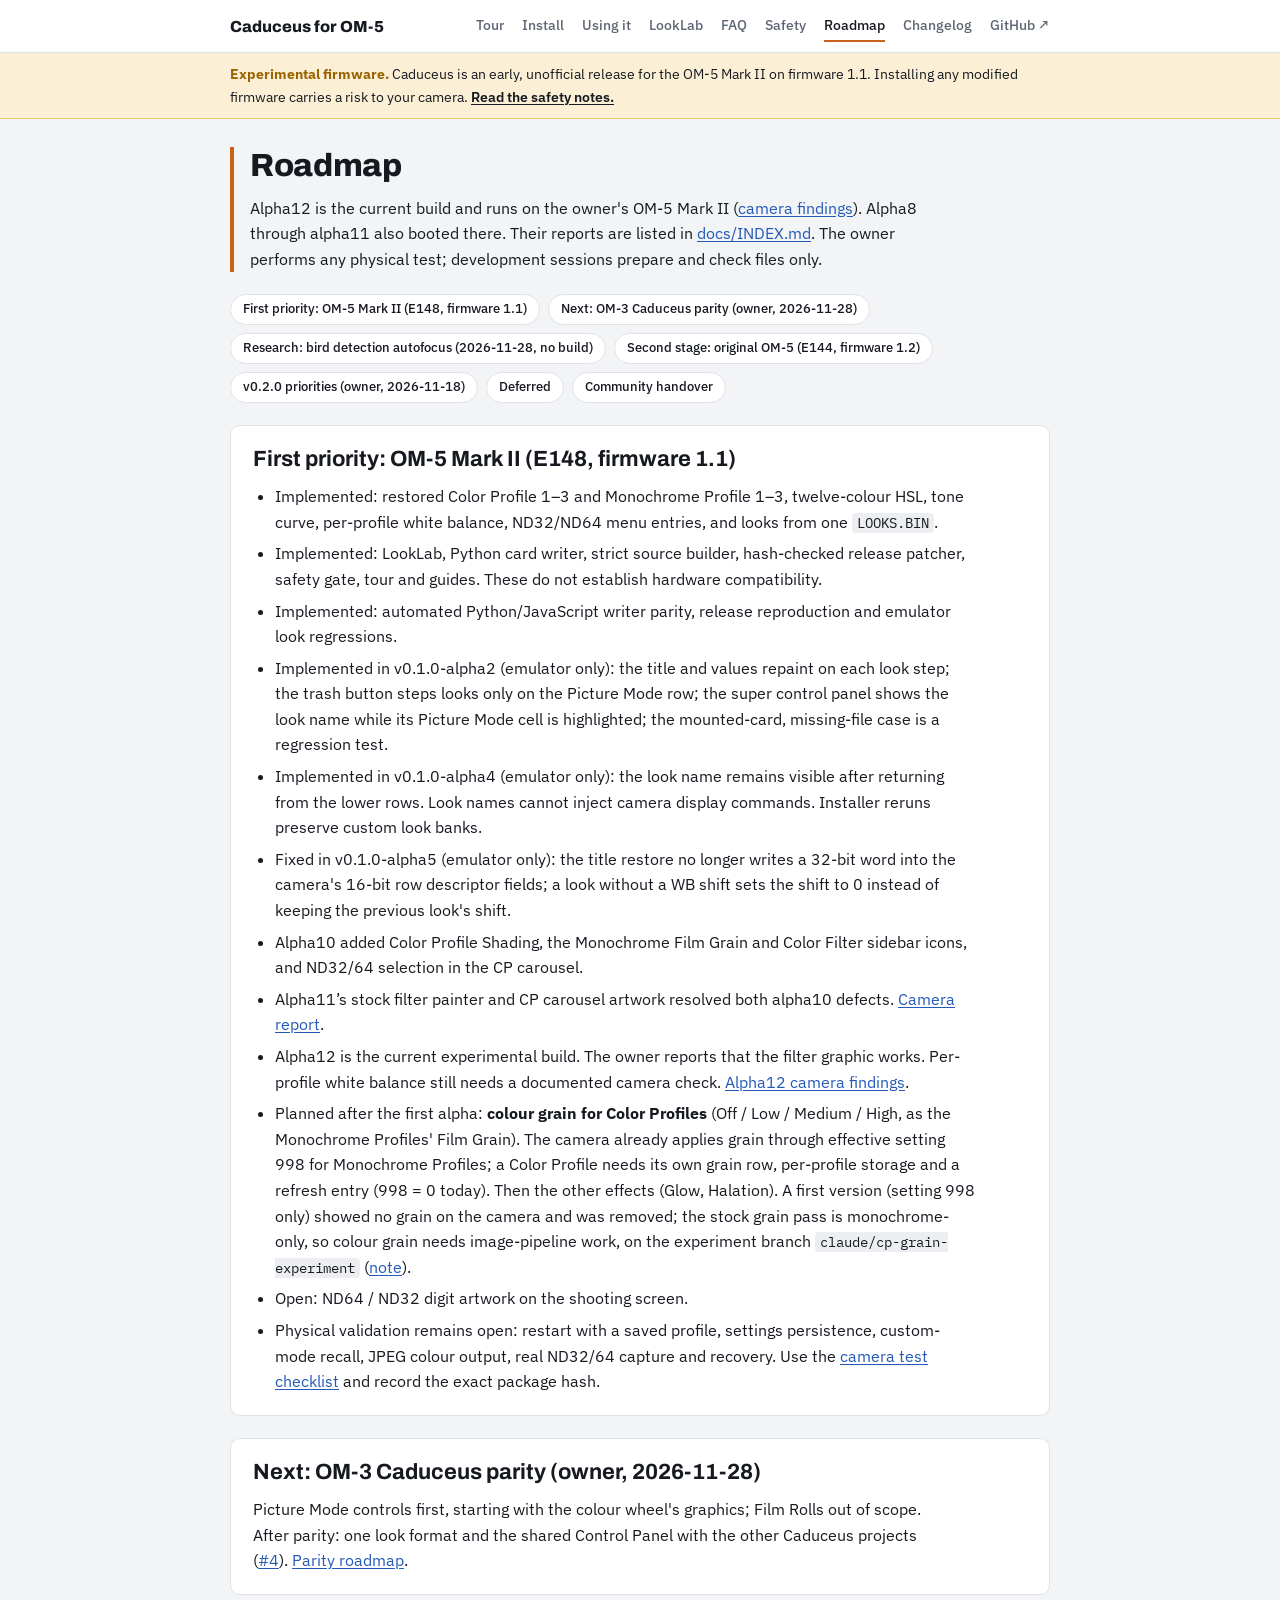
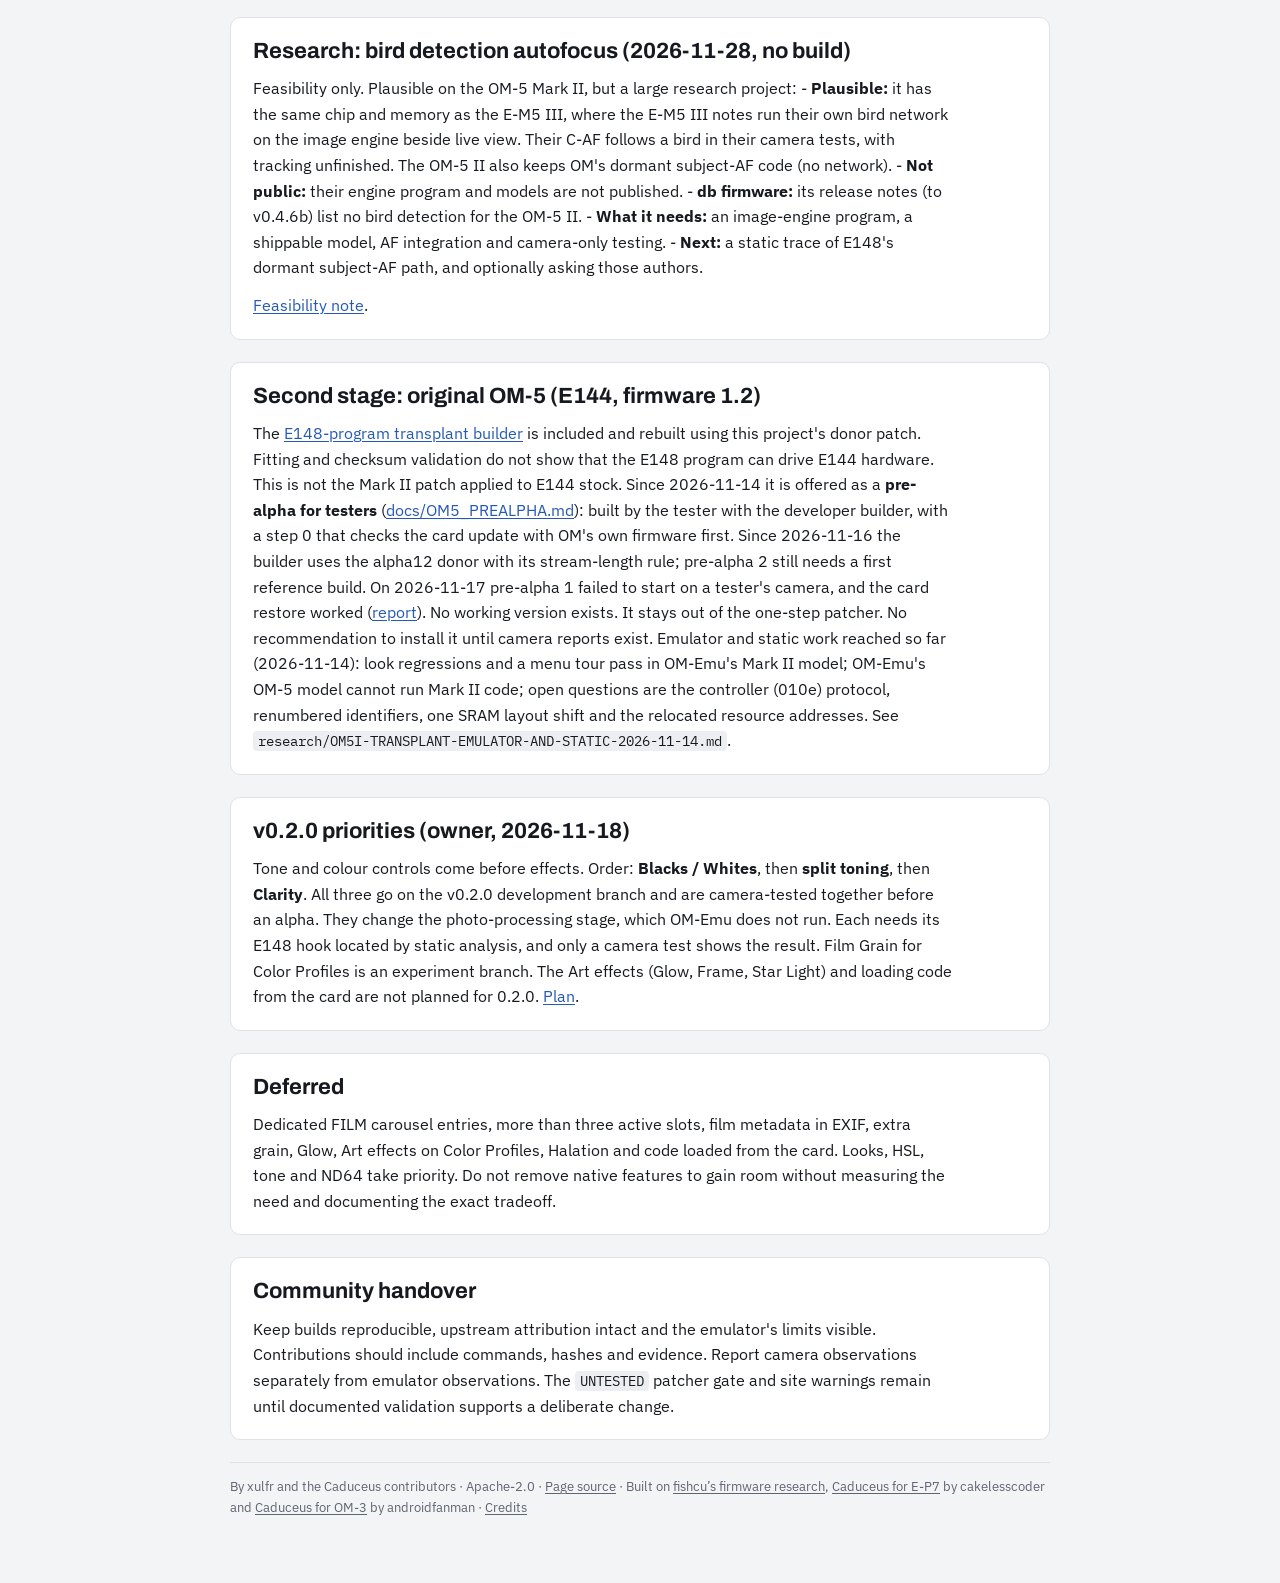
<file: pages/roadmap/index.html>
<!doctype html>
<html lang="en"><head><meta charset="utf-8">
<meta name="viewport" content="width=device-width, initial-scale=1">
<title>Roadmap · Caduceus for OM-5</title>
<link rel="preconnect" href="https://fonts.googleapis.com">
<link href="https://fonts.googleapis.com/css2?family=Archivo:wght@500;700;800&family=IBM+Plex+Sans:wght@400;500;600;700&family=IBM+Plex+Mono:wght@400;500&display=swap" rel="stylesheet">
<link rel="stylesheet" href="../site/doc.css"></head><body>
<a class="skip" href="#content">Skip to content</a>
<nav class="topnav" aria-label="Main"><div class="in">
  <a class="brand" href="../../">Caduceus for OM-5</a>
  <a class="tab" href="../../">Tour</a>
  <a class="tab" href="../install/">Install</a>
  <a class="tab" href="../using/">Using it</a>
  <a class="tab" href="../../looklab/">LookLab</a>
  <a class="tab" href="../faq/">FAQ</a>
  <a class="tab" href="../safety/">Safety</a>
  <a class="tab" href="../roadmap/" aria-current="page">Roadmap</a>
  <a class="tab" href="../changelog/">Changelog</a>
  <a class="tab" href="https://github.com/xulfr/caduceus-om5">GitHub ↗</a>
</div></nav>
<div class="banner"><strong>Experimental firmware.</strong> Caduceus is an early, unofficial release for the OM-5 Mark II on firmware 1.1. Installing any modified firmware carries a risk to your camera. <a href="../safety/">Read the safety notes.</a></div>
<main class="wrap" id="content">
<div class="lead">
<h1 id="roadmap">Roadmap</h1>
<p>Alpha12 is the current build and runs on the owner's OM-5 Mark II (<a href="https://github.com/xulfr/caduceus-om5/blob/main/releases/v0.1.0-alpha12/README.md">camera findings</a>).
Alpha8 through alpha11 also booted there. Their reports are listed in <a href="https://github.com/xulfr/caduceus-om5/blob/main/docs/INDEX.md">docs/INDEX.md</a>.
The owner performs any physical test; development sessions prepare and check files only.</p>
</div>
<nav class="toc" aria-label="On this page"><a href="#first-priority-om-5-mark-ii-e148-firmware-11">First priority: OM-5 Mark II (E148, firmware 1.1)</a><a href="#next-om-3-caduceus-parity-owner-2026-11-28">Next: OM-3 Caduceus parity (owner, 2026-11-28)</a><a href="#research-bird-detection-autofocus-2026-11-28-no-build">Research: bird detection autofocus (2026-11-28, no build)</a><a href="#second-stage-original-om-5-e144-firmware-12">Second stage: original OM-5 (E144, firmware 1.2)</a><a href="#v020-priorities-owner-2026-11-18">v0.2.0 priorities (owner, 2026-11-18)</a><a href="#deferred">Deferred</a><a href="#community-handover">Community handover</a></nav>
<section class="card">
<h2 id="first-priority-om-5-mark-ii-e148-firmware-11">First priority: OM-5 Mark II (E148, firmware 1.1)</h2>
<ul>
<li>Implemented: restored Color Profile 1–3 and Monochrome Profile 1–3, twelve-colour HSL,
  tone curve, per-profile white balance, ND32/ND64 menu entries, and looks from one <code>LOOKS.BIN</code>.</li>
<li>Implemented: LookLab, Python card writer, strict source builder, hash-checked release patcher,
  safety gate, tour and guides. These do not establish hardware compatibility.</li>
<li>Implemented: automated Python/JavaScript writer parity, release reproduction and emulator look regressions.</li>
<li>Implemented in v0.1.0-alpha2 (emulator only): the title and values repaint on each look step; the
  trash button steps looks only on the Picture Mode row; the super control panel shows the look name
  while its Picture Mode cell is highlighted; the mounted-card, missing-file case is a regression test.</li>
<li>Implemented in v0.1.0-alpha4 (emulator only): the look name remains visible after returning from the lower
  rows. Look names cannot inject camera display commands. Installer reruns preserve custom look banks.</li>
<li>Fixed in v0.1.0-alpha5 (emulator only): the title restore no longer writes a 32-bit word into the camera's
  16-bit row descriptor fields; a look without a WB shift sets the shift to 0 instead of keeping the previous
  look's shift.</li>
<li>Alpha10 added Color Profile Shading, the Monochrome Film Grain
  and Color Filter sidebar icons, and ND32/64 selection in the CP carousel.</li>
<li>Alpha11’s stock filter painter and CP carousel artwork resolved both alpha10 defects. <a href="https://github.com/xulfr/caduceus-om5/blob/main/research/OM5II-ALPHA11-CAMERA-2026-11-16.md">Camera report</a>.</li>
<li>Alpha12 is the current experimental build. The owner reports that the filter graphic works.
  Per-profile white balance still needs a documented camera check. <a href="https://github.com/xulfr/caduceus-om5/blob/main/releases/v0.1.0-alpha12/README.md">Alpha12 camera findings</a>.</li>
<li>Planned after the first alpha: <strong>colour grain for Color Profiles</strong> (Off / Low / Medium / High, as the
  Monochrome Profiles' Film Grain). The camera already applies grain through effective setting 998 for Monochrome
  Profiles; a Color Profile needs its own grain row, per-profile storage and a refresh entry (998 = 0 today).
  Then the other effects (Glow, Halation). A first version (setting 998 only) showed no grain on the camera and
  was removed; the stock grain pass is monochrome-only, so colour grain needs image-pipeline work, on the
  experiment branch <code>claude/cp-grain-experiment</code> (<a href="https://github.com/xulfr/caduceus-om5/blob/main/research/OM5II-CP-GRAIN-2026-11-18.md">note</a>).</li>
<li>Open: ND64 / ND32 digit artwork on the shooting screen.</li>
<li>Physical validation remains open: restart with a saved profile, settings persistence,
  custom-mode recall, JPEG colour output, real ND32/64 capture and recovery. Use the
  <a href="../first-flash/">camera test checklist</a> and record the exact package hash.</li>
</ul>
</section>
<section class="card">
<h2 id="next-om-3-caduceus-parity-owner-2026-11-28">Next: OM-3 Caduceus parity (owner, 2026-11-28)</h2>
<p>Picture Mode controls first, starting with the colour wheel's graphics; Film Rolls out of scope. After parity: one look
format and the shared Control Panel with the other Caduceus projects (<a href="https://github.com/xulfr/caduceus-om5/issues/4">#4</a>).
<a href="https://github.com/xulfr/caduceus-om5/blob/main/docs/OM3-PARITY-ROADMAP.md">Parity roadmap</a>.</p>
</section>
<section class="card">
<h2 id="research-bird-detection-autofocus-2026-11-28-no-build">Research: bird detection autofocus (2026-11-28, no build)</h2>
<p>Feasibility only. Plausible on the OM-5 Mark II, but a large research project:
- <strong>Plausible:</strong> it has the same chip and memory as the E-M5 III, where the E-M5 III notes run their own bird network
  on the image engine beside live view. Their C-AF follows a bird in their camera tests, with tracking unfinished.
  The OM-5 II also keeps OM's dormant subject-AF code (no network).
- <strong>Not public:</strong> their engine program and models are not published.
- <strong>db firmware:</strong> its release notes (to v0.4.6b) list no bird detection for the OM-5 II.
- <strong>What it needs:</strong> an image-engine program, a shippable model, AF integration and camera-only testing.
- <strong>Next:</strong> a static trace of E148's dormant subject-AF path, and optionally asking those authors.</p>
<p><a href="https://github.com/xulfr/caduceus-om5/blob/main/research/OM5II-BIRD-DETECT-FEASIBILITY-2026-11-28.md">Feasibility note</a>.</p>
</section>
<section class="card">
<h2 id="second-stage-original-om-5-e144-firmware-12">Second stage: original OM-5 (E144, firmware 1.2)</h2>
<p>The <a href="https://github.com/xulfr/caduceus-om5/blob/main/patches/ports/om-5-i-from-ii/README.md">E148-program transplant builder</a> is included and rebuilt
using this project's donor patch. Fitting and checksum validation do not show that
the E148 program can drive E144 hardware. This is not the Mark II patch applied to E144 stock.
Since 2026-11-14 it is offered as a <strong>pre-alpha for testers</strong> (<a href="../om5-prealpha/">docs/OM5_PREALPHA.md</a>): built
by the tester with the developer builder, with a step 0 that checks the card update with
OM's own firmware first. Since 2026-11-16 the builder uses the alpha12 donor with its stream-length rule; pre-alpha 2 still needs a first reference build. On 2026-11-17 pre-alpha 1 failed to start on a tester's camera, and the card restore worked (<a href="https://github.com/xulfr/caduceus-om5/blob/main/research/OM5I-PREALPHA1-CAMERA-2026-11-17.md">report</a>). No working version exists. It stays out of the one-step patcher. No recommendation to install it until camera
reports exist.
Emulator and static work reached so far (2026-11-14): look regressions and a menu tour pass in OM-Emu's
Mark II model; OM-Emu's OM-5 model cannot run Mark II code; open questions are the controller (010e) protocol,
renumbered identifiers, one SRAM layout shift and the relocated resource addresses. See
<code>research/OM5I-TRANSPLANT-EMULATOR-AND-STATIC-2026-11-14.md</code>.</p>
</section>
<section class="card">
<h2 id="v020-priorities-owner-2026-11-18">v0.2.0 priorities (owner, 2026-11-18)</h2>
<p>Tone and colour controls come before effects. Order: <strong>Blacks / Whites</strong>, then <strong>split toning</strong>, then
<strong>Clarity</strong>. All three go on the v0.2.0 development branch and are camera-tested together before an alpha.
They change the photo-processing stage, which OM-Emu does not run. Each needs its E148 hook located by static
analysis, and only a camera test shows the result. Film Grain for Color Profiles is an experiment branch.
The Art effects (Glow, Frame, Star Light) and loading code from the card are not planned for 0.2.0.
<a href="https://github.com/xulfr/caduceus-om5/blob/main/docs/V0.2.0-PLAN.md">Plan</a>.</p>
</section>
<section class="card">
<h2 id="deferred">Deferred</h2>
<p>Dedicated FILM carousel entries, more than three active slots, film metadata in EXIF, extra grain,
Glow, Art effects on Color Profiles, Halation and code loaded from the card. Looks, HSL, tone and ND64 take priority. Do not remove
native features to gain room without measuring the need and documenting the exact tradeoff.</p>
</section>
<section class="card">
<h2 id="community-handover">Community handover</h2>
<p>Keep builds reproducible, upstream attribution intact and the emulator's limits visible. Contributions
should include commands, hashes and evidence. Report camera observations separately from emulator
observations. The <code>UNTESTED</code> patcher gate and site warnings remain until documented validation supports
a deliberate change.</p>
</section>
<footer>By xulfr and the Caduceus contributors · Apache-2.0 · <a href="https://github.com/xulfr/caduceus-om5/blob/main/ROADMAP.md">Page source</a> · Built on <a href="https://github.com/fishcu/oly_fw_analysis">fishcu’s firmware research</a>, <a href="https://github.com/cakelesscoder/caduceus-ep7">Caduceus for E-P7</a> by cakelesscoder and <a href="https://github.com/androidfanman/caduceus-om3">Caduceus for OM-3</a> by androidfanman · <a href="../../#credits">Credits</a></footer>
</main>
</body></html>
</file>
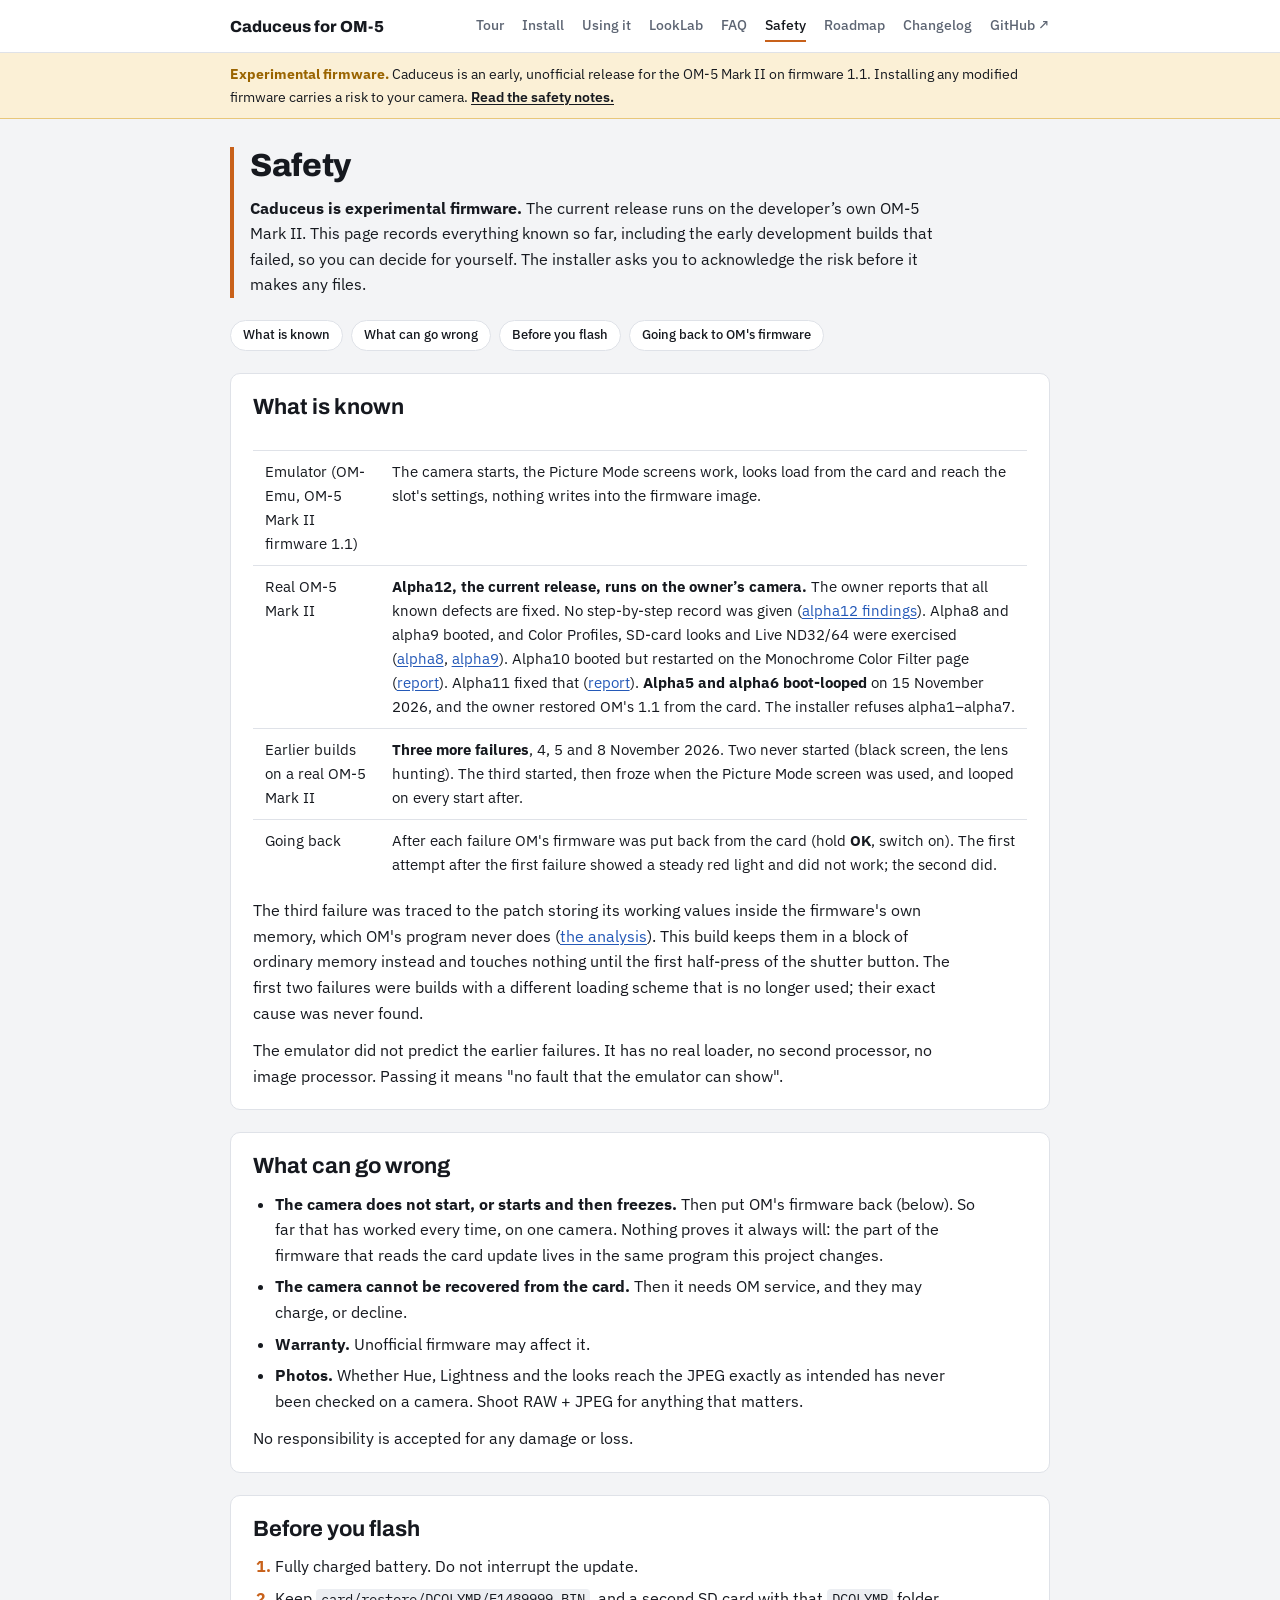
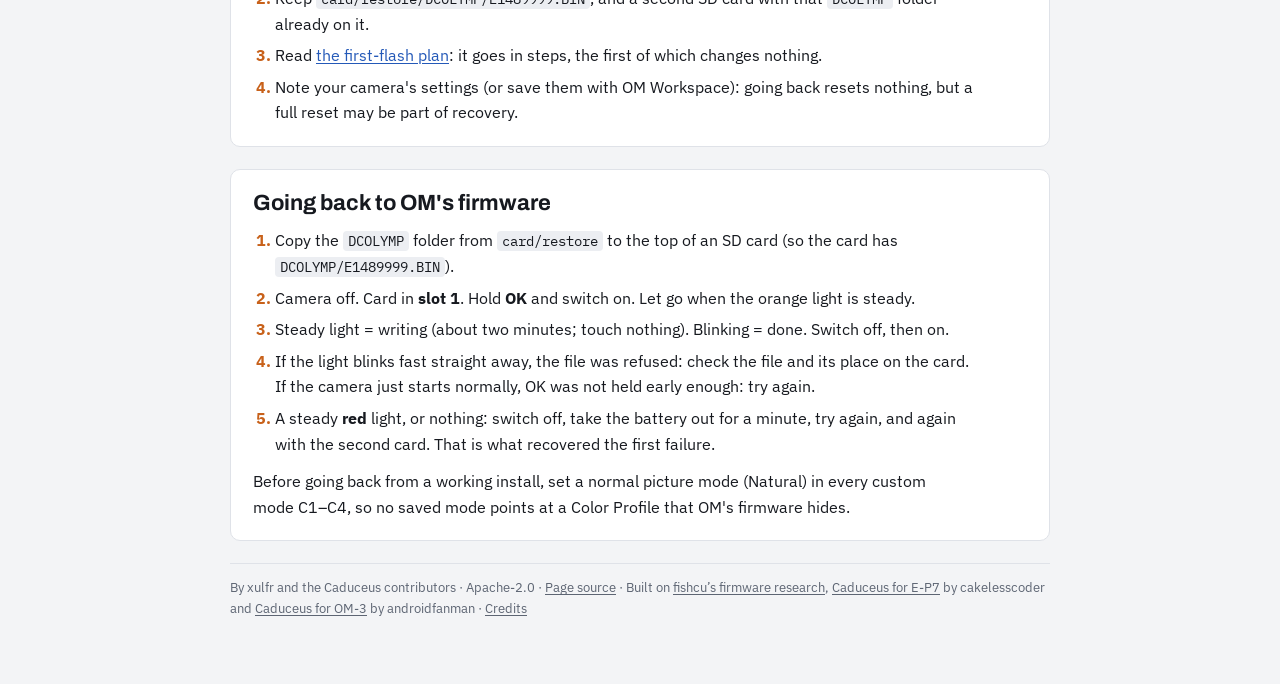
<file: pages/safety/index.html>
<!doctype html>
<html lang="en"><head><meta charset="utf-8">
<meta name="viewport" content="width=device-width, initial-scale=1">
<title>Safety · Caduceus for OM-5</title>
<link rel="preconnect" href="https://fonts.googleapis.com">
<link href="https://fonts.googleapis.com/css2?family=Archivo:wght@500;700;800&family=IBM+Plex+Sans:wght@400;500;600;700&family=IBM+Plex+Mono:wght@400;500&display=swap" rel="stylesheet">
<link rel="stylesheet" href="../site/doc.css"></head><body>
<a class="skip" href="#content">Skip to content</a>
<nav class="topnav" aria-label="Main"><div class="in">
  <a class="brand" href="../../">Caduceus for OM-5</a>
  <a class="tab" href="../../">Tour</a>
  <a class="tab" href="../install/">Install</a>
  <a class="tab" href="../using/">Using it</a>
  <a class="tab" href="../../looklab/">LookLab</a>
  <a class="tab" href="../faq/">FAQ</a>
  <a class="tab" href="../safety/" aria-current="page">Safety</a>
  <a class="tab" href="../roadmap/">Roadmap</a>
  <a class="tab" href="../changelog/">Changelog</a>
  <a class="tab" href="https://github.com/xulfr/caduceus-om5">GitHub ↗</a>
</div></nav>
<div class="banner"><strong>Experimental firmware.</strong> Caduceus is an early, unofficial release for the OM-5 Mark II on firmware 1.1. Installing any modified firmware carries a risk to your camera. <a href="../safety/">Read the safety notes.</a></div>
<main class="wrap" id="content">
<div class="lead">
<h1 id="safety">Safety</h1>
<p><strong>Caduceus is experimental firmware.</strong> The current release runs on the developer’s own OM-5 Mark II. This page records everything known so far, including the early development builds that failed, so you can decide for yourself. The installer asks you to acknowledge the risk before it makes any files.</p>
</div>
<nav class="toc" aria-label="On this page"><a href="#what-is-known">What is known</a><a href="#what-can-go-wrong">What can go wrong</a><a href="#before-you-flash">Before you flash</a><a href="#going-back-to-oms-firmware">Going back to OM's firmware</a></nav>
<section class="card">
<h2 id="what-is-known">What is known</h2>
<div class="tablewrap"><table>
<thead>
<tr>
<th></th>
<th></th>
</tr>
</thead>
<tbody>
<tr>
<td>Emulator (OM-Emu, OM-5 Mark II firmware 1.1)</td>
<td>The camera starts, the Picture Mode screens work, looks load from the card and reach the slot's settings, nothing writes into the firmware image.</td>
</tr>
<tr>
<td>Real OM-5 Mark II</td>
<td><strong>Alpha12, the current release, runs on the owner’s camera.</strong> The owner reports that all known defects are fixed. No step-by-step record was given (<a href="https://github.com/xulfr/caduceus-om5/blob/main/releases/v0.1.0-alpha12/README.md">alpha12 findings</a>). Alpha8 and alpha9 booted, and Color Profiles, SD-card looks and Live ND32/64 were exercised (<a href="https://github.com/xulfr/caduceus-om5/blob/main/research/OM5II-ALPHA8-CAMERA-2026-11-15.md">alpha8</a>, <a href="https://github.com/xulfr/caduceus-om5/blob/main/research/OM5II-ALPHA9-CAMERA-2026-11-16.md">alpha9</a>). Alpha10 booted but restarted on the Monochrome Color Filter page (<a href="https://github.com/xulfr/caduceus-om5/blob/main/research/OM5II-ALPHA10-CAMERA-2026-11-17.md">report</a>). Alpha11 fixed that (<a href="https://github.com/xulfr/caduceus-om5/blob/main/research/OM5II-ALPHA11-CAMERA-2026-11-16.md">report</a>). <strong>Alpha5 and alpha6 boot-looped</strong> on 15 November 2026, and the owner restored OM's 1.1 from the card. The installer refuses alpha1–alpha7.</td>
</tr>
<tr>
<td>Earlier builds on a real OM-5 Mark II</td>
<td><strong>Three more failures</strong>, 4, 5 and 8 November 2026. Two never started (black screen, the lens hunting). The third started, then froze when the Picture Mode screen was used, and looped on every start after.</td>
</tr>
<tr>
<td>Going back</td>
<td>After each failure OM's firmware was put back from the card (hold <strong>OK</strong>, switch on). The first attempt after the first failure showed a steady red light and did not work; the second did.</td>
</tr>
</tbody>
</table></div>
<p>The third failure was traced to the patch storing its working values inside the firmware's own memory, which OM's
program never does (<a href="https://github.com/xulfr/caduceus-om5/blob/main/research/OM5II-IMAGE-STORE-FAULT-2026-11-11.md">the analysis</a>). This build keeps them in a
block of ordinary memory instead and touches nothing until the first half-press of the shutter button. The first
two failures were builds with a different loading scheme that is no longer used; their exact cause was never found.</p>
<p>The emulator did not predict the earlier failures. It has no real loader, no second processor, no image
processor. Passing it means "no fault that the emulator can show".</p>
</section>
<section class="card">
<h2 id="what-can-go-wrong">What can go wrong</h2>
<ul>
<li><strong>The camera does not start, or starts and then freezes.</strong> Then put OM's firmware back (below). So far that has
  worked every time, on one camera. Nothing proves it always will: the part of the firmware that reads the card
  update lives in the same program this project changes.</li>
<li><strong>The camera cannot be recovered from the card.</strong> Then it needs OM service, and they may charge, or decline.</li>
<li><strong>Warranty.</strong> Unofficial firmware may affect it.</li>
<li><strong>Photos.</strong> Whether Hue, Lightness and the looks reach the JPEG exactly as intended has never been checked on a
  camera. Shoot RAW + JPEG for anything that matters.</li>
</ul>
<p>No responsibility is accepted for any damage or loss.</p>
</section>
<section class="card">
<h2 id="before-you-flash">Before you flash</h2>
<ol>
<li>Fully charged battery. Do not interrupt the update.</li>
<li>Keep <code>card/restore/DCOLYMP/E1489999.BIN</code>, and a second SD card with that <code>DCOLYMP</code> folder already on it.</li>
<li>Read <a href="../first-flash/">the first-flash plan</a>: it goes in steps, the first of which changes nothing.</li>
<li>Note your camera's settings (or save them with OM Workspace): going back resets nothing, but a full reset may be
   part of recovery.</li>
</ol>
</section>
<section class="card">
<h2 id="going-back-to-oms-firmware">Going back to OM's firmware</h2>
<ol>
<li>Copy the <code>DCOLYMP</code> folder from <code>card/restore</code> to the top of an SD card (so the card has <code>DCOLYMP/E1489999.BIN</code>).</li>
<li>Camera off. Card in <strong>slot 1</strong>. Hold <strong>OK</strong> and switch on. Let go when the orange light is steady.</li>
<li>Steady light = writing (about two minutes; touch nothing). Blinking = done. Switch off, then on.</li>
<li>If the light blinks fast straight away, the file was refused: check the file and its place on the card. If the
   camera just starts normally, OK was not held early enough: try again.</li>
<li>A steady <strong>red</strong> light, or nothing: switch off, take the battery out for a minute, try again, and again with the
   second card. That is what recovered the first failure.</li>
</ol>
<p>Before going back from a working install, set a normal picture mode (Natural) in every custom mode C1–C4, so no
saved mode points at a Color Profile that OM's firmware hides.</p>
</section>
<footer>By xulfr and the Caduceus contributors · Apache-2.0 · <a href="https://github.com/xulfr/caduceus-om5/blob/main/docs/SAFETY.md">Page source</a> · Built on <a href="https://github.com/fishcu/oly_fw_analysis">fishcu’s firmware research</a>, <a href="https://github.com/cakelesscoder/caduceus-ep7">Caduceus for E-P7</a> by cakelesscoder and <a href="https://github.com/androidfanman/caduceus-om3">Caduceus for OM-3</a> by androidfanman · <a href="../../#credits">Credits</a></footer>
</main>
</body></html>
</file>
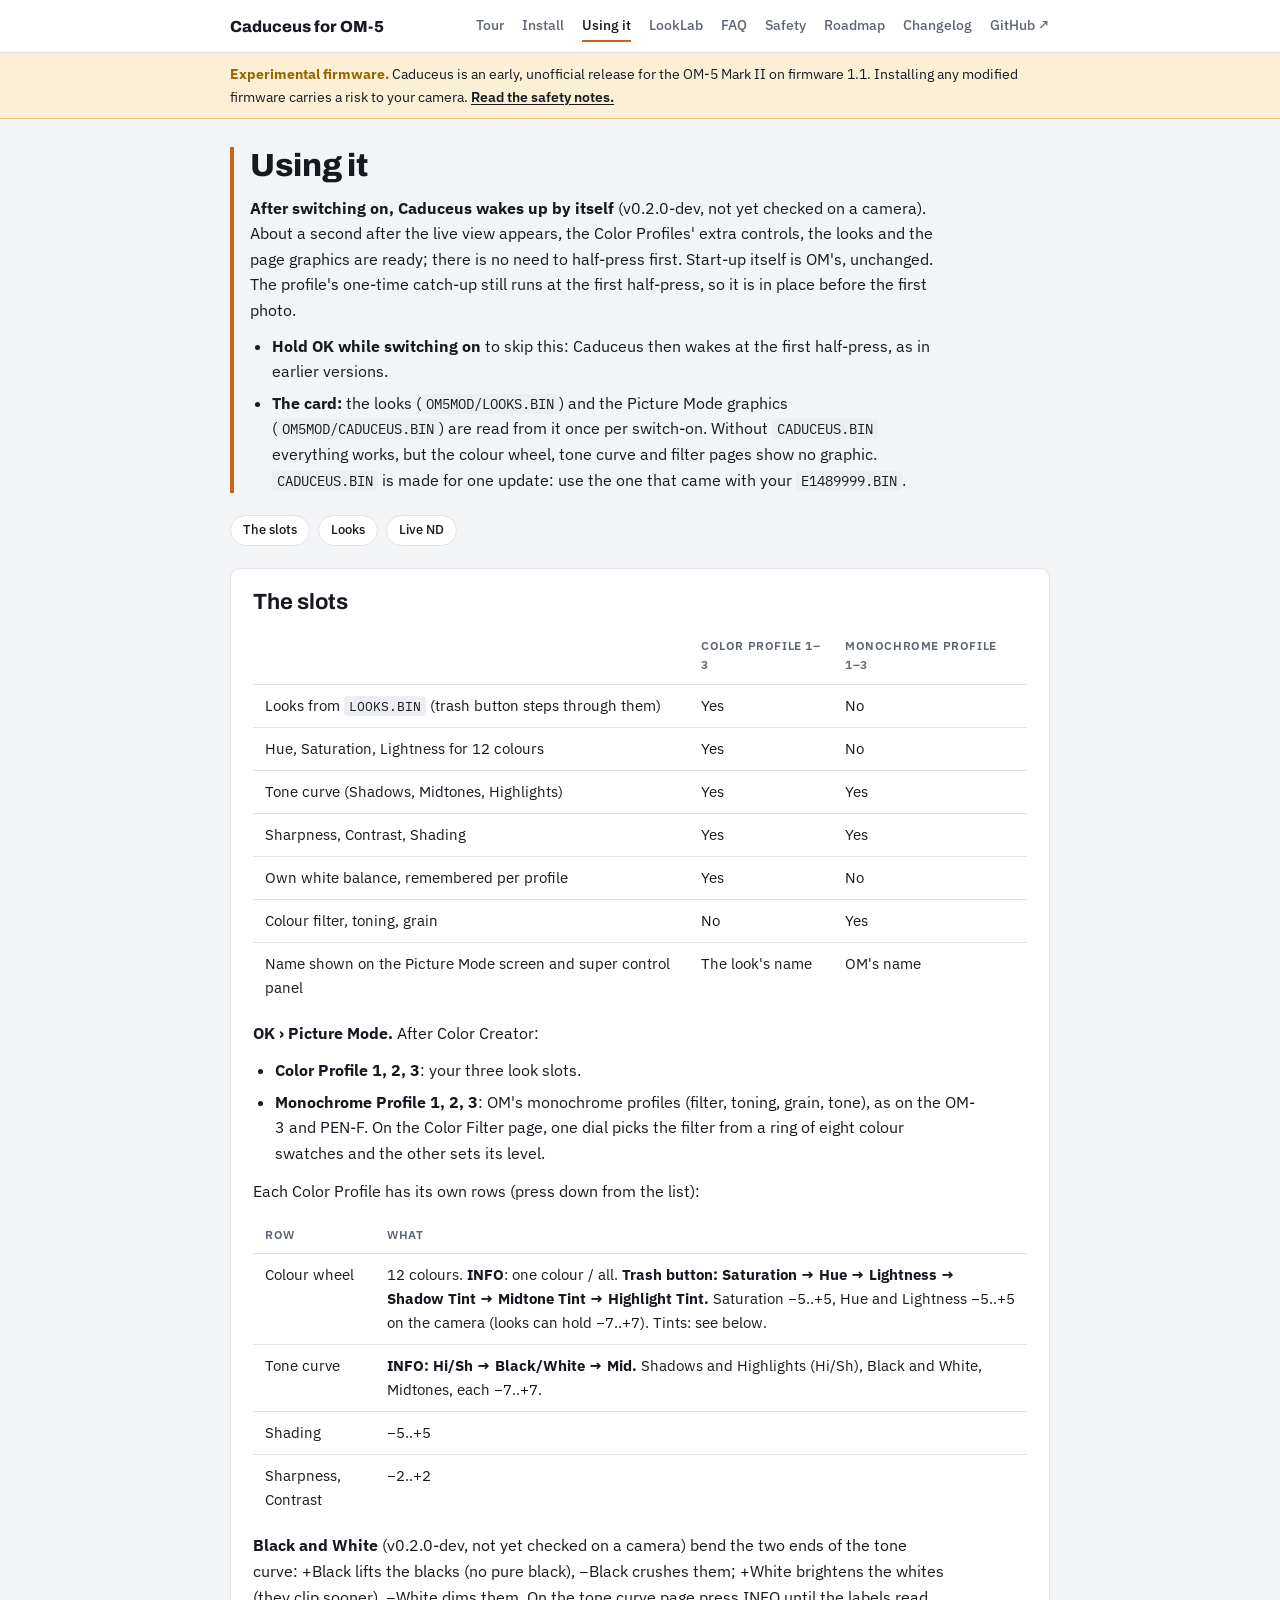
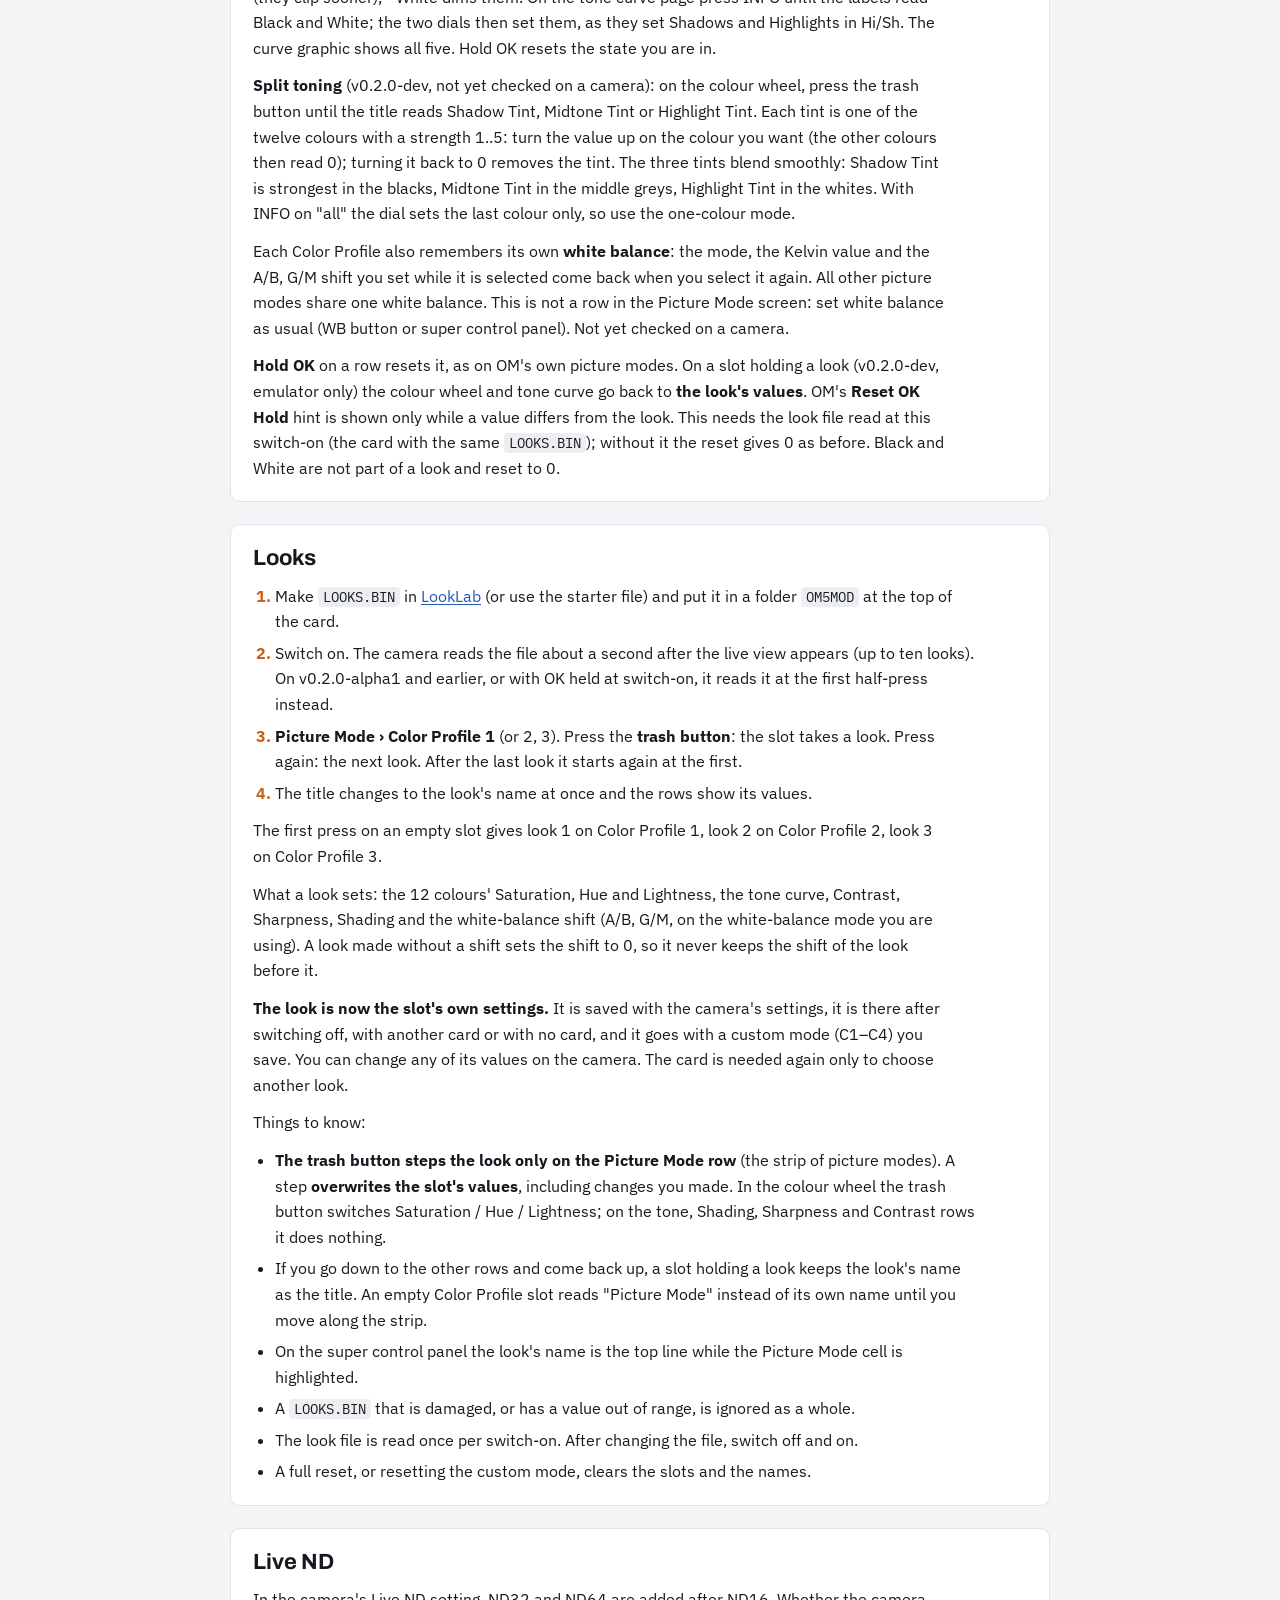
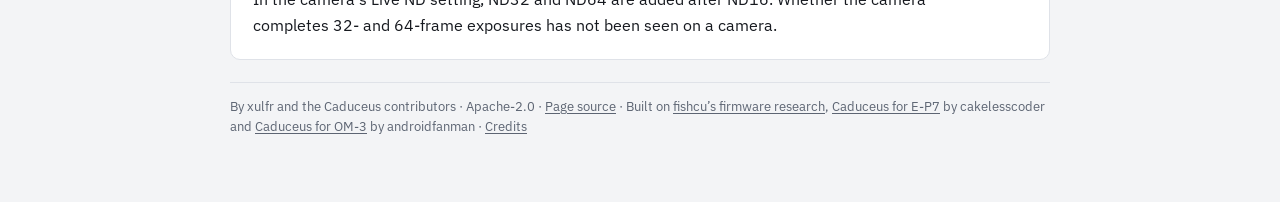
<file: pages/using/index.html>
<!doctype html>
<html lang="en"><head><meta charset="utf-8">
<meta name="viewport" content="width=device-width, initial-scale=1">
<title>Using it · Caduceus for OM-5</title>
<link rel="preconnect" href="https://fonts.googleapis.com">
<link href="https://fonts.googleapis.com/css2?family=Archivo:wght@500;700;800&family=IBM+Plex+Sans:wght@400;500;600;700&family=IBM+Plex+Mono:wght@400;500&display=swap" rel="stylesheet">
<link rel="stylesheet" href="../site/doc.css"></head><body>
<a class="skip" href="#content">Skip to content</a>
<nav class="topnav" aria-label="Main"><div class="in">
  <a class="brand" href="../../">Caduceus for OM-5</a>
  <a class="tab" href="../../">Tour</a>
  <a class="tab" href="../install/">Install</a>
  <a class="tab" href="../using/" aria-current="page">Using it</a>
  <a class="tab" href="../../looklab/">LookLab</a>
  <a class="tab" href="../faq/">FAQ</a>
  <a class="tab" href="../safety/">Safety</a>
  <a class="tab" href="../roadmap/">Roadmap</a>
  <a class="tab" href="../changelog/">Changelog</a>
  <a class="tab" href="https://github.com/xulfr/caduceus-om5">GitHub ↗</a>
</div></nav>
<div class="banner"><strong>Experimental firmware.</strong> Caduceus is an early, unofficial release for the OM-5 Mark II on firmware 1.1. Installing any modified firmware carries a risk to your camera. <a href="../safety/">Read the safety notes.</a></div>
<main class="wrap" id="content">
<div class="lead">
<h1 id="using-it">Using it</h1>
<p><strong>After switching on, Caduceus wakes up by itself</strong> (v0.2.0-dev, not yet checked on a camera). About a second
after the live view appears, the Color Profiles' extra controls, the looks and the page graphics are ready; there is
no need to half-press first. Start-up itself is OM's, unchanged. The profile's one-time catch-up still runs at the
first half-press, so it is in place before the first photo.</p>
<ul>
<li><strong>Hold OK while switching on</strong> to skip this: Caduceus then wakes at the first half-press, as in earlier versions.</li>
<li><strong>The card:</strong> the looks (<code>OM5MOD/LOOKS.BIN</code>) and the Picture Mode graphics (<code>OM5MOD/CADUCEUS.BIN</code>) are read from it
  once per switch-on. Without <code>CADUCEUS.BIN</code> everything works, but the colour wheel, tone curve and filter pages show
  no graphic. <code>CADUCEUS.BIN</code> is made for one update: use the one that came with your <code>E1489999.BIN</code>.</li>
</ul>
</div>
<nav class="toc" aria-label="On this page"><a href="#the-slots">The slots</a><a href="#looks">Looks</a><a href="#live-nd">Live ND</a></nav>
<section class="card">
<h2 id="the-slots">The slots</h2>
<div class="tablewrap"><table>
<thead>
<tr>
<th></th>
<th>Color Profile 1–3</th>
<th>Monochrome Profile 1–3</th>
</tr>
</thead>
<tbody>
<tr>
<td>Looks from <code>LOOKS.BIN</code> (trash button steps through them)</td>
<td>Yes</td>
<td>No</td>
</tr>
<tr>
<td>Hue, Saturation, Lightness for 12 colours</td>
<td>Yes</td>
<td>No</td>
</tr>
<tr>
<td>Tone curve (Shadows, Midtones, Highlights)</td>
<td>Yes</td>
<td>Yes</td>
</tr>
<tr>
<td>Sharpness, Contrast, Shading</td>
<td>Yes</td>
<td>Yes</td>
</tr>
<tr>
<td>Own white balance, remembered per profile</td>
<td>Yes</td>
<td>No</td>
</tr>
<tr>
<td>Colour filter, toning, grain</td>
<td>No</td>
<td>Yes</td>
</tr>
<tr>
<td>Name shown on the Picture Mode screen and super control panel</td>
<td>The look's name</td>
<td>OM's name</td>
</tr>
</tbody>
</table></div>
<p><strong>OK › Picture Mode.</strong> After Color Creator:</p>
<ul>
<li><strong>Color Profile 1, 2, 3</strong>: your three look slots.</li>
<li><strong>Monochrome Profile 1, 2, 3</strong>: OM's monochrome profiles (filter, toning, grain, tone), as on the OM-3 and PEN-F.
  On the Color Filter page, one dial picks the filter from a ring of eight colour swatches and the other sets its level.</li>
</ul>
<p>Each Color Profile has its own rows (press down from the list):</p>
<div class="tablewrap"><table>
<thead>
<tr>
<th>Row</th>
<th>What</th>
</tr>
</thead>
<tbody>
<tr>
<td>Colour wheel</td>
<td>12 colours. <strong>INFO</strong>: one colour / all. <strong>Trash button: Saturation → Hue → Lightness → Shadow Tint → Midtone Tint → Highlight Tint.</strong> Saturation −5..+5, Hue and Lightness −5..+5 on the camera (looks can hold −7..+7). Tints: see below.</td>
</tr>
<tr>
<td>Tone curve</td>
<td><strong>INFO: Hi/Sh → Black/White → Mid.</strong> Shadows and Highlights (Hi/Sh), Black and White, Midtones, each −7..+7.</td>
</tr>
<tr>
<td>Shading</td>
<td>−5..+5</td>
</tr>
<tr>
<td>Sharpness, Contrast</td>
<td>−2..+2</td>
</tr>
</tbody>
</table></div>
<p><strong>Black and White</strong> (v0.2.0-dev, not yet checked on a camera) bend the two ends of the tone curve: +Black lifts the
blacks (no pure black), −Black crushes them; +White brightens the whites (they clip sooner), −White dims them.
On the tone curve page press INFO until the labels read Black and White; the two dials then set them, as they set
Shadows and Highlights in Hi/Sh. The curve graphic shows all five. Hold OK resets the state you are in.</p>
<p><strong>Split toning</strong> (v0.2.0-dev, not yet checked on a camera): on the colour wheel, press the trash button until the
title reads Shadow Tint, Midtone Tint or Highlight Tint. Each tint is one of the twelve colours with a strength 1..5:
turn the value up on the colour you want (the other colours then read 0); turning it back to 0 removes the tint. The
three tints blend smoothly: Shadow Tint is strongest in the blacks, Midtone Tint in the middle greys, Highlight Tint
in the whites. With INFO on "all" the dial sets the last colour only, so use the one-colour mode.</p>
<p>Each Color Profile also remembers its own <strong>white balance</strong>: the mode, the Kelvin value and the A/B, G/M shift you
set while it is selected come back when you select it again. All other picture modes share one white balance. This
is not a row in the Picture Mode screen: set white balance as usual (WB button or super control panel). Not yet
checked on a camera.</p>
<p><strong>Hold OK</strong> on a row resets it, as on OM's own picture modes. On a slot holding a look (v0.2.0-dev, emulator
only) the colour wheel and tone curve go back to <strong>the look's values</strong>. OM's <strong>Reset OK Hold</strong> hint is shown only
while a value differs from the look. This needs the look file read at this switch-on (the card with the same
<code>LOOKS.BIN</code>); without it the reset gives 0 as before. Black and White are not part of a look and reset to 0.</p>
</section>
<section class="card">
<h2 id="looks">Looks</h2>
<ol>
<li>Make <code>LOOKS.BIN</code> in <a href="https://xulfr.github.io/caduceus-om5/looklab/">LookLab</a> (or use the starter file) and put
   it in a folder <code>OM5MOD</code> at the top of the card.</li>
<li>Switch on. The camera reads the file about a second after the live view appears (up to ten looks). On
   v0.2.0-alpha1 and earlier, or with OK held at switch-on, it reads it at the first half-press instead.</li>
<li><strong>Picture Mode › Color Profile 1</strong> (or 2, 3). Press the <strong>trash button</strong>: the slot takes a look. Press again:
   the next look. After the last look it starts again at the first.</li>
<li>The title changes to the look's name at once and the rows show its values.</li>
</ol>
<p>The first press on an empty slot gives look 1 on Color Profile 1, look 2 on Color Profile 2, look 3 on Color
Profile 3.</p>
<p>What a look sets: the 12 colours' Saturation, Hue and Lightness, the tone curve, Contrast, Sharpness, Shading and
the white-balance shift (A/B, G/M, on the white-balance mode you are using). A look made without a shift sets the
shift to 0, so it never keeps the shift of the look before it.</p>
<p><strong>The look is now the slot's own settings.</strong> It is saved with the camera's settings, it is there after switching
off, with another card or with no card, and it goes with a custom mode (C1–C4) you save. You can change any of its
values on the camera. The card is needed again only to choose another look.</p>
<p>Things to know:</p>
<ul>
<li><strong>The trash button steps the look only on the Picture Mode row</strong> (the strip of picture modes). A step
  <strong>overwrites the slot's values</strong>, including changes you made. In the colour wheel the trash button switches
  Saturation / Hue / Lightness; on the tone, Shading, Sharpness and Contrast rows it does nothing.</li>
<li>If you go down to the other rows and come back up, a slot holding a look keeps the look's name as the title. An
  empty Color Profile slot reads "Picture Mode" instead of its own name until you move along the strip.</li>
<li>On the super control panel the look's name is the top line while the Picture Mode cell is highlighted.</li>
<li>A <code>LOOKS.BIN</code> that is damaged, or has a value out of range, is ignored as a whole.</li>
<li>The look file is read once per switch-on. After changing the file, switch off and on.</li>
<li>A full reset, or resetting the custom mode, clears the slots and the names.</li>
</ul>
</section>
<section class="card">
<h2 id="live-nd">Live ND</h2>
<p>In the camera's Live ND setting, ND32 and ND64 are added after ND16. Whether the camera completes 32- and
64-frame exposures has not been seen on a camera.</p>
</section>
<footer>By xulfr and the Caduceus contributors · Apache-2.0 · <a href="https://github.com/xulfr/caduceus-om5/blob/main/docs/USING.md">Page source</a> · Built on <a href="https://github.com/fishcu/oly_fw_analysis">fishcu’s firmware research</a>, <a href="https://github.com/cakelesscoder/caduceus-ep7">Caduceus for E-P7</a> by cakelesscoder and <a href="https://github.com/androidfanman/caduceus-om3">Caduceus for OM-3</a> by androidfanman · <a href="../../#credits">Credits</a></footer>
</main>
</body></html>
</file>
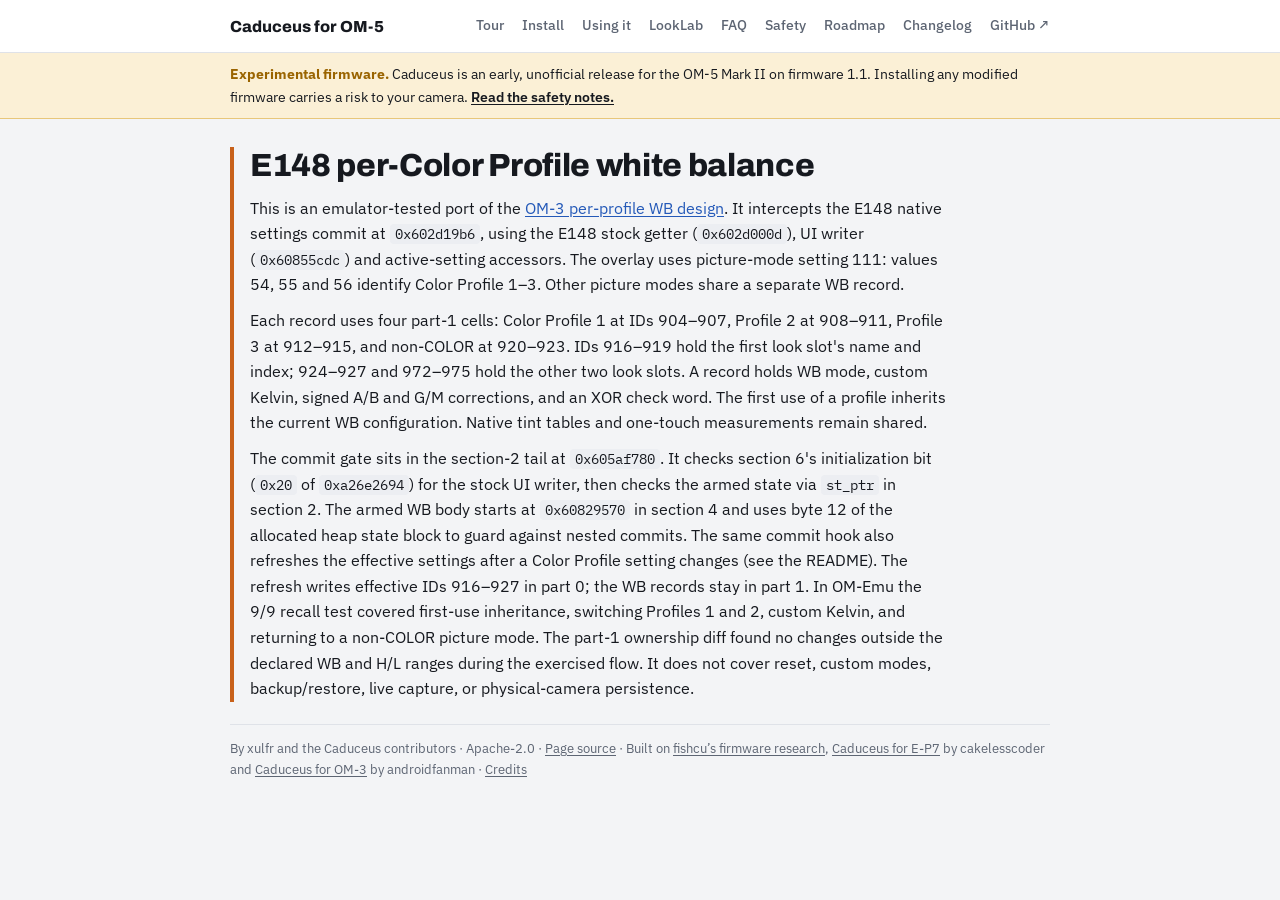
<file: pages/white-balance/index.html>
<!doctype html>
<html lang="en"><head><meta charset="utf-8">
<meta name="viewport" content="width=device-width, initial-scale=1">
<title>E148 per-Color Profile white balance · Caduceus for OM-5</title>
<link rel="preconnect" href="https://fonts.googleapis.com">
<link href="https://fonts.googleapis.com/css2?family=Archivo:wght@500;700;800&family=IBM+Plex+Sans:wght@400;500;600;700&family=IBM+Plex+Mono:wght@400;500&display=swap" rel="stylesheet">
<link rel="stylesheet" href="../site/doc.css"></head><body>
<a class="skip" href="#content">Skip to content</a>
<nav class="topnav" aria-label="Main"><div class="in">
  <a class="brand" href="../../">Caduceus for OM-5</a>
  <a class="tab" href="../../">Tour</a>
  <a class="tab" href="../install/">Install</a>
  <a class="tab" href="../using/">Using it</a>
  <a class="tab" href="../../looklab/">LookLab</a>
  <a class="tab" href="../faq/">FAQ</a>
  <a class="tab" href="../safety/">Safety</a>
  <a class="tab" href="../roadmap/">Roadmap</a>
  <a class="tab" href="../changelog/">Changelog</a>
  <a class="tab" href="https://github.com/xulfr/caduceus-om5">GitHub ↗</a>
</div></nav>
<div class="banner"><strong>Experimental firmware.</strong> Caduceus is an early, unofficial release for the OM-5 Mark II on firmware 1.1. Installing any modified firmware carries a risk to your camera. <a href="../safety/">Read the safety notes.</a></div>
<main class="wrap" id="content">
<div class="lead">
<h1 id="e148-per-color-profile-white-balance">E148 per-Color Profile white balance</h1>
<p>This is an emulator-tested port of the <a href="https://github.com/androidfanman/caduceus-om3">OM-3 per-profile WB design</a>.
It intercepts the E148 native settings commit at <code>0x602d19b6</code>, using the E148
stock getter (<code>0x602d000d</code>), UI writer (<code>0x60855cdc</code>) and active-setting accessors.
The overlay uses picture-mode setting 111: values 54, 55 and 56 identify Color
Profile 1–3. Other picture modes share a separate WB record.</p>
<p>Each record uses four part-1 cells: Color Profile 1 at IDs 904–907, Profile 2
at 908–911, Profile 3 at 912–915, and non-COLOR at 920–923. IDs 916–919 hold the first look slot's name
and index; 924–927 and 972–975 hold the other two look slots. A record holds WB mode, custom Kelvin, signed A/B and
G/M corrections, and an XOR check word. The first use of a profile inherits the
current WB configuration. Native tint tables and one-touch measurements remain
shared.</p>
<p>The commit gate sits in the section-2 tail at <code>0x605af780</code>. It checks section 6's initialization bit
(<code>0x20</code> of <code>0xa26e2694</code>) for the stock UI writer, then checks the armed state via <code>st_ptr</code> in section 2.
The armed WB body starts at <code>0x60829570</code> in section 4 and uses byte 12 of the allocated heap state block
to guard against nested commits. The same commit hook
also refreshes the effective settings after a Color Profile setting changes
(see the README). The refresh writes effective IDs 916–927 in part 0; the WB
records stay in part 1. In OM-Emu the 9/9 recall test covered first-use
inheritance, switching Profiles 1 and 2, custom Kelvin, and returning to a
non-COLOR picture mode. The part-1 ownership diff found no changes outside the
declared WB and H/L ranges during the exercised flow. It does not cover reset,
custom modes, backup/restore, live capture, or physical-camera persistence.</p>
</div>
<footer>By xulfr and the Caduceus contributors · Apache-2.0 · <a href="https://github.com/xulfr/caduceus-om5/blob/main/docs/WHITE_BALANCE.md">Page source</a> · Built on <a href="https://github.com/fishcu/oly_fw_analysis">fishcu’s firmware research</a>, <a href="https://github.com/cakelesscoder/caduceus-ep7">Caduceus for E-P7</a> by cakelesscoder and <a href="https://github.com/androidfanman/caduceus-om3">Caduceus for OM-3</a> by androidfanman · <a href="../../#credits">Credits</a></footer>
</main>
</body></html>
</file>
<file: pages/site/site.css>
/* Caduceus for OM-5: one stylesheet for the tour, the guide pages and LookLab. */
:root {
  --bg: #f6f4ef; --panel: #ffffff; --ink: #1c1b19; --soft: #5d5a54; --line: #dedad1; --accent: #b3471d; --accent-ink: #ffffff;
  --warn-bg: #fff3d6; --warn-line: #d9a420; --warn-ink: #4a3500; --code: #efece4;
  --sans: "Avenir Next", "Segoe UI", system-ui, -apple-system, "Helvetica Neue", Arial, sans-serif;
  --mono: ui-monospace, "SF Mono", Menlo, Consolas, monospace;
  color-scheme: light dark;
}
@media (prefers-color-scheme: dark) {
  :root { --bg: #161513; --panel: #201f1c; --ink: #ece9e2; --soft: #a6a299; --line: #36342f; --accent: #f08a4b; --accent-ink: #1b0f06;
    --warn-bg: #3a2c05; --warn-line: #a47c12; --warn-ink: #ffe7a6; --code: #2a2824; }
}
* { box-sizing: border-box; }
html { -webkit-text-size-adjust: 100%; }
body { margin: 0; background: var(--bg); color: var(--ink); font: 16px/1.6 var(--sans); }
a { color: var(--accent); text-underline-offset: 2px; }
h1, h2, h3 { line-height: 1.2; text-wrap: balance; letter-spacing: -0.01em; }
h1 { font-size: clamp(2rem, 5vw, 3.2rem); margin: 0 0 .4em; font-weight: 700; }
h2 { font-size: 1.5rem; margin: 2.2em 0 .5em; }
h3 { font-size: 1.05rem; margin: 1.6em 0 .4em; }
code, kbd { font-family: var(--mono); font-size: .9em; background: var(--code); padding: .1em .35em; border-radius: 4px; }
pre { background: var(--code); padding: 1em; border-radius: 8px; overflow-x: auto; }
pre code { background: none; padding: 0; }
table { border-collapse: collapse; width: 100%; margin: 1em 0; font-size: .95em; display: block; overflow-x: auto; }
th, td { text-align: left; vertical-align: top; padding: .5em .7em; border-bottom: 1px solid var(--line); }
th { font-weight: 600; color: var(--soft); }
img { max-width: 100%; height: auto; }
blockquote { margin: 1.2em 0; padding: .8em 1em; background: var(--warn-bg); border-left: 4px solid var(--warn-line); color: var(--warn-ink); border-radius: 0 8px 8px 0; }
blockquote p { margin: .3em 0; }
blockquote a { color: inherit; }

.top { display: flex; flex-wrap: wrap; align-items: center; gap: .4rem 1.2rem; padding: .8rem clamp(1rem, 4vw, 2.5rem); border-bottom: 1px solid var(--line); background: var(--panel); }
.top .brand { font-weight: 700; color: var(--ink); text-decoration: none; margin-right: auto; }
.top .brand small { font-weight: 500; color: var(--soft); margin-left: .5em; }
.top nav { display: flex; flex-wrap: wrap; gap: .2rem 1rem; }
.top nav a { color: var(--soft); text-decoration: none; font-size: .95rem; }
.top nav a:hover, .top nav a[aria-current] { color: var(--accent); }
.banner { background: var(--warn-bg); color: var(--warn-ink); border-bottom: 1px solid var(--warn-line); padding: .6rem clamp(1rem, 4vw, 2.5rem); font-size: .95rem; }
.banner a { color: inherit; font-weight: 600; }
main.doc { max-width: 46rem; margin: 0 auto; padding: 2rem clamp(1rem, 4vw, 2rem) 5rem; }
footer { border-top: 1px solid var(--line); padding: 1.5rem clamp(1rem, 4vw, 2.5rem); color: var(--soft); font-size: .88rem; }
.btn { display: inline-block; background: var(--accent); color: var(--accent-ink); padding: .6em 1.1em; border-radius: 8px; text-decoration: none; font-weight: 600; border: 0; font: inherit; font-weight: 600; cursor: pointer; }
.btn.ghost { background: transparent; color: var(--ink); border: 1px solid var(--line); }
.btn:disabled { opacity: .45; cursor: default; }

/* tour */
.skip { position: absolute; left: 1rem; top: -5rem; padding: .6rem; background: var(--panel); z-index: 10; }
.skip:focus { top: .5rem; }
:focus-visible { outline: 3px solid var(--accent); outline-offset: 3px; }
.eyebrow { font: 600 .8rem var(--mono); color: var(--accent); letter-spacing: .05em; }
caption { text-align: left; color: var(--soft); margin-bottom: .5rem; }
.hero { padding: clamp(2.5rem, 7vw, 5rem) clamp(1rem, 4vw, 2.5rem) 2rem; max-width: 70rem; margin: 0 auto; display: grid; gap: 2rem; grid-template-columns: minmax(0, 1.1fr) minmax(0, 1fr); align-items: center; }
.hero p.lede { font-size: 1.2rem; color: var(--soft); max-width: 32rem; }
.hero .cta { display: flex; flex-wrap: wrap; gap: .7rem; margin-top: 1.4rem; }
.screen { border-radius: 12px; border: 1px solid var(--line); background: #000; display: block; width: 100%; image-rendering: auto; }
figure { margin: 0; }
figcaption { color: var(--soft); font-size: .88rem; margin-top: .5rem; }
.steps { max-width: 70rem; margin: 0 auto; padding: 1rem clamp(1rem, 4vw, 2.5rem) 3rem; display: grid; gap: 3rem; }
.step { display: grid; gap: 1.5rem 2.5rem; grid-template-columns: minmax(0, 1fr) minmax(0, 1fr); align-items: center; }
.step:nth-child(even) figure { order: -1; }
.step h2 { margin-top: 0; }
.step .k { font: 600 .8rem var(--mono); color: var(--accent); letter-spacing: .08em; text-transform: uppercase; }
.facts { max-width: 70rem; margin: 0 auto; padding: 0 clamp(1rem, 4vw, 2.5rem) 4rem; }
@media (max-width: 760px) { .hero, .step { grid-template-columns: 1fr; } .step:nth-child(even) figure { order: 0; } }
</file>
<file: pages/site/doc.css>
/* Guide pages (made by tools/mksite.py). Same design as Caduceus for OM-3's guide pages
   (androidfanman/caduceus-om3, pages/site/doc.css, Apache-2.0): light or dark with the system. */
:root {
  --bg: #f3f4f6; --panel: #ffffff; --ink: #16191f; --muted: #5d6573; --line: #dfe2e8;
  --accent: #c8611a;
  --warn: #9a6400; --warn-bg: #fbf0d6; --warn-line: #e8c77a;
  --info: #2459b8; --info-bg: #e3ebfa;
  --code-bg: #eceef2;
  --display: "Archivo", "Helvetica Neue", Arial, sans-serif;
  --body: "IBM Plex Sans", "Segoe UI", Roboto, sans-serif;
  --mono: "IBM Plex Mono", ui-monospace, Menlo, monospace;
  color-scheme: light dark;
}
@media (prefers-color-scheme: dark) {
  :root {
    --bg: #12151a; --panel: #1a1e25; --ink: #e8eaee; --muted: #9aa2b0; --line: #2c323c;
    --accent: #f08a3c;
    --warn: #f2c25c; --warn-bg: #3a2e12; --warn-line: #5a4614;
    --info: #8fb4ff; --info-bg: #1b2a47;
    --code-bg: #262b33;
  }
}
* { box-sizing: border-box; }
body { margin: 0; background: var(--bg); color: var(--ink); font: 16px/1.6 var(--body); -webkit-font-smoothing: antialiased; }
a { color: var(--info); text-underline-offset: 2px; }
a:focus-visible { outline: 2px solid var(--accent); outline-offset: 2px; }
img { max-width: 100%; height: auto; }
.skip { position: absolute; left: -999px; }
.skip:focus { left: 12px; top: 12px; z-index: 20; background: var(--panel); padding: 8px 12px; border-radius: 8px; }

.topnav { background: var(--panel); border-bottom: 1px solid var(--line); }
.topnav .in { max-width: 860px; margin: 0 auto; padding: 10px 20px; display: flex; flex-wrap: wrap; gap: 6px 18px; align-items: center; }
.topnav .brand { font: 800 16px var(--display); color: var(--ink); text-decoration: none; margin-right: auto; }
.topnav a.tab { color: var(--muted); text-decoration: none; font-weight: 500; font-size: 14px; padding: 4px 0; border-bottom: 2px solid transparent; }
.topnav a.tab:hover { color: var(--ink); }
.topnav a.tab[aria-current="page"] { color: var(--ink); border-bottom-color: var(--accent); }

.banner { background: var(--warn-bg); border-bottom: 1px solid var(--warn-line); font-size: 14px; }
.banner { padding: 10px max(20px, calc((100% - 820px) / 2)); }
.banner strong { color: var(--warn); }
.banner a { color: inherit; font-weight: 600; }

.wrap { max-width: 860px; margin: 0 auto; padding: 28px 20px 64px; display: grid; gap: 22px; }
h1, h2, h3, h4 { font-family: var(--display); text-wrap: balance; margin: 0; line-height: 1.2; }
h1 { font-size: 32px; font-weight: 800; letter-spacing: -0.01em; }
h2 { font-size: 22px; font-weight: 700; }
h3 { font-size: 17px; font-weight: 700; }
h4 { font-size: 15px; font-weight: 700; }
.lead { border-left: 4px solid var(--accent); padding-left: 16px; display: grid; gap: 10px; }
.lead > * { margin: 0; max-width: 70ch; }

.toc { display: flex; flex-wrap: wrap; gap: 8px; }
.toc a { font-size: 13px; font-weight: 500; text-decoration: none; color: var(--ink); background: var(--panel); border: 1px solid var(--line); border-radius: 999px; padding: 4px 12px; }
.toc a:hover { border-color: var(--muted); }

.card { background: var(--panel); border: 1px solid var(--line); border-radius: 10px; padding: 20px 22px; display: grid; gap: 12px; scroll-margin-top: 16px; min-width: 0; }
.card > * { margin: 0; }
.card > h3 { margin-top: 10px; }
.card > h2 + h3 { margin-top: 2px; }
.card p, .card li { max-width: 70ch; }
ol, ul { padding-left: 22px; display: grid; gap: 6px; }
ol > li::marker { font-weight: 700; color: var(--accent); }
li > p { margin: 0; }
code { font-family: var(--mono); font-size: 0.88em; background: var(--code-bg); padding: 1px 5px; border-radius: 4px; }
pre { background: var(--code-bg); border-radius: 8px; padding: 12px 14px; overflow-x: auto; }
pre code { background: none; padding: 0; font-size: 13px; line-height: 1.5; }
.tablewrap { overflow-x: auto; }
table { width: 100%; border-collapse: collapse; font-size: 15px; }
th, td { text-align: left; vertical-align: top; padding: 9px 12px; border-top: 1px solid var(--line); }
thead th { border-top: 0; font-size: 12px; text-transform: uppercase; letter-spacing: 0.05em; color: var(--muted); font-weight: 600; }
blockquote { margin: 0; border-radius: 10px; padding: 14px 18px; background: var(--warn-bg); border: 1px solid var(--warn-line); display: grid; gap: 6px; }
blockquote > * { margin: 0; }
blockquote a { color: inherit; }
.callout.note, .callout.tip { background: var(--info-bg); border-color: transparent; }
.callout .ct { font-weight: 700; font-size: 13px; text-transform: uppercase; letter-spacing: 0.05em; color: var(--warn); }
.callout.note .ct, .callout.tip .ct { color: var(--info); }
footer { font-size: 13px; color: var(--muted); border-top: 1px solid var(--line); padding-top: 14px; }
footer a { color: var(--muted); }
@media (max-width: 520px) {
  h1 { font-size: 26px; }
  .card { padding: 16px; }
}
@media print { .topnav, .toc { display: none; } .card { break-inside: avoid; } }
</file>
